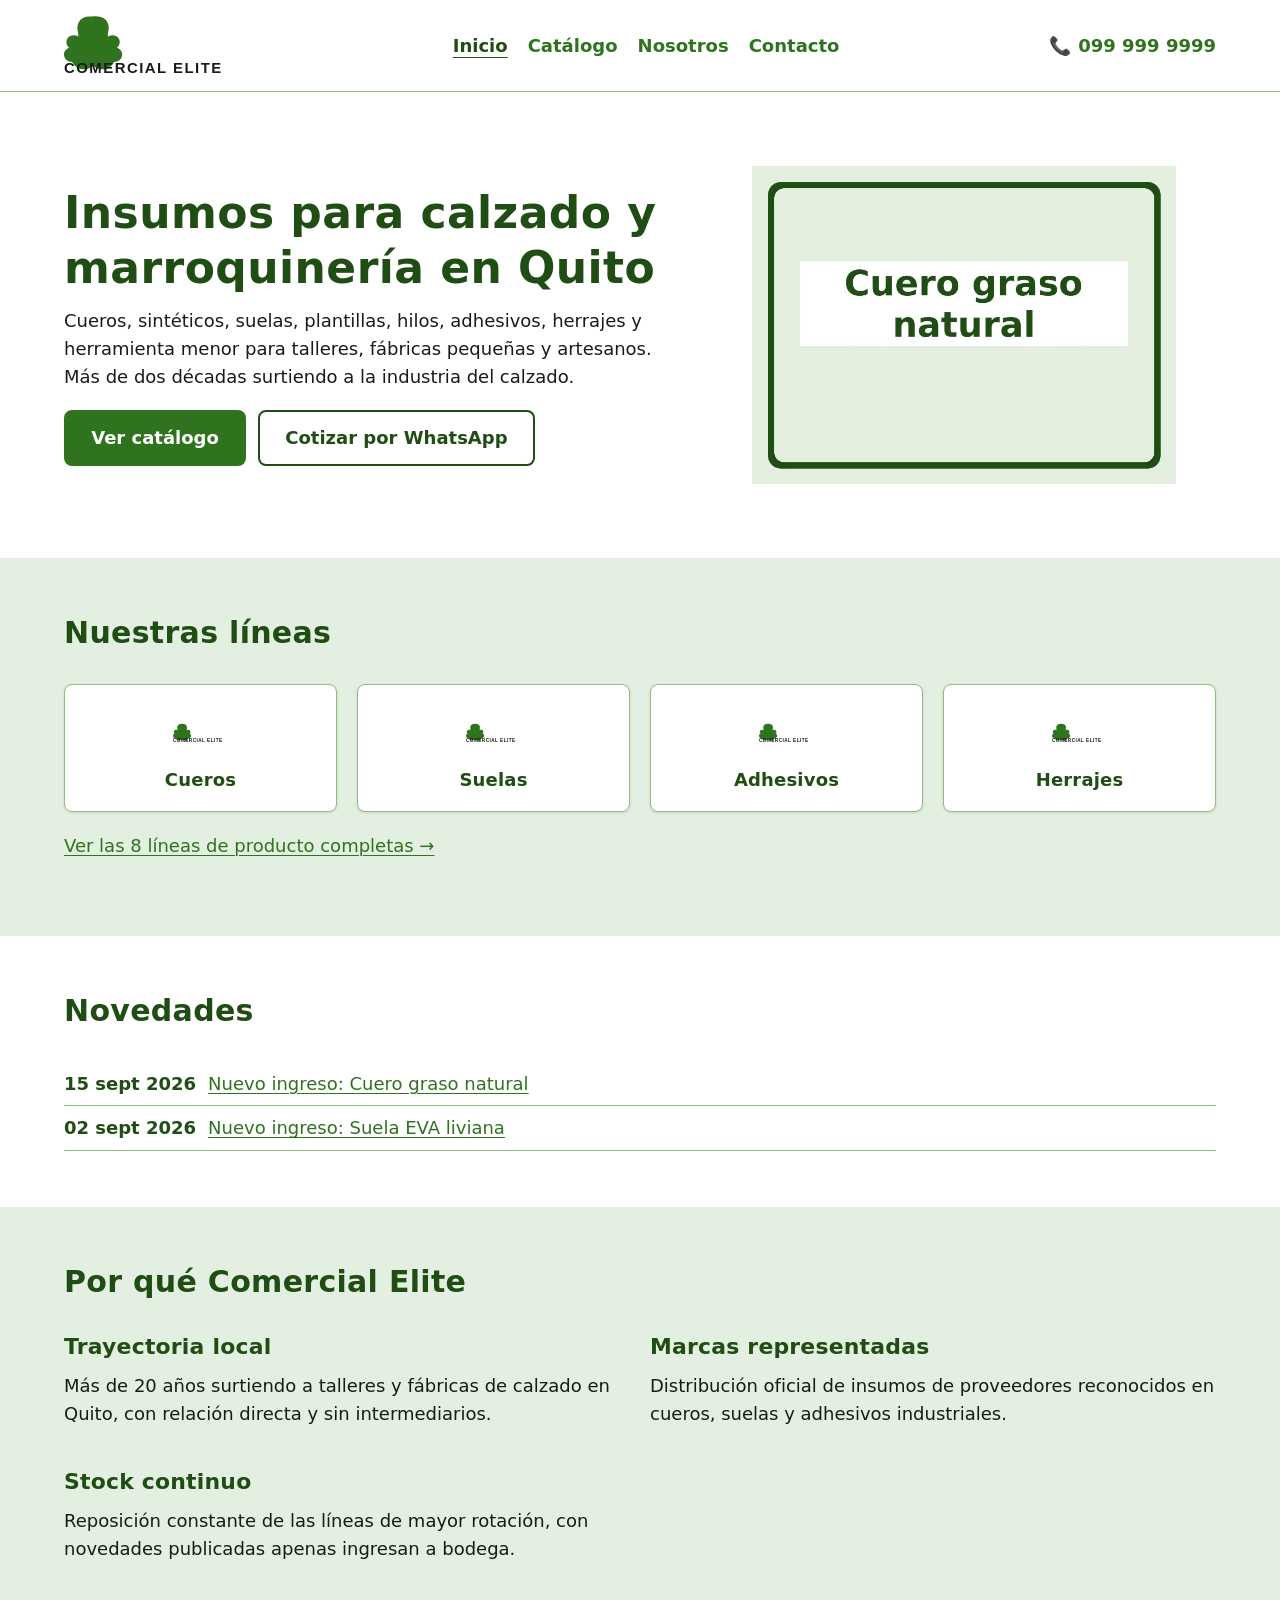
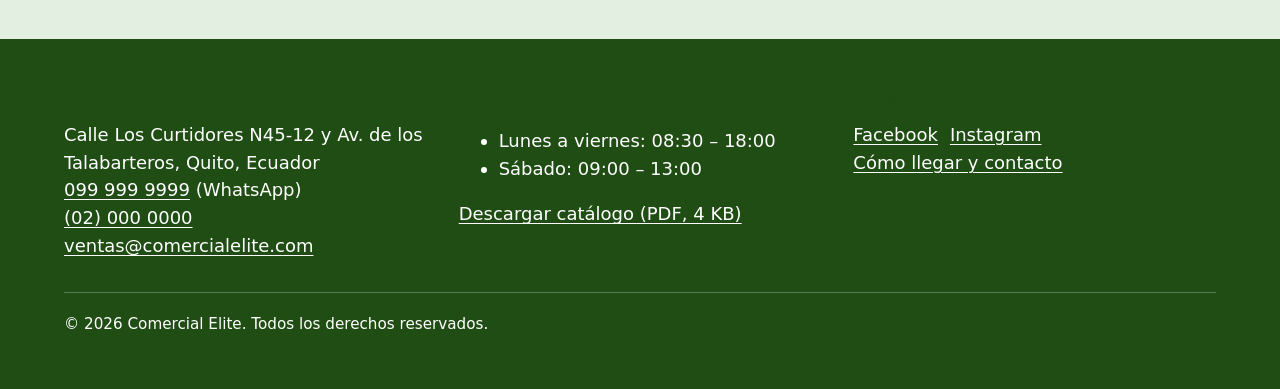
<file: negocio/comercial-elite/index.html>
<!DOCTYPE html>
<html lang="es">
<head>
  <meta charset="UTF-8">
  <meta name="viewport" content="width=device-width, initial-scale=1">
  <title>Comercial Elite — Insumos para calzado y marroquinería en Quito</title>
  <meta name="description" content="Comercial Elite distribuye cueros, sintéticos, suelas, adhesivos, herrajes y herramienta menor para talleres, fábricas y artesanos de calzado en Quito.">
  <link rel="canonical" href="https://www.comercialelite.com/index.html">
  <meta property="og:type" content="website">
  <meta property="og:title" content="Comercial Elite — Insumos para calzado y marroquinería">
  <meta property="og:description" content="Catálogo de cueros, sintéticos, suelas, adhesivos, herrajes y herramienta menor para talleres y artesanos en Quito.">
  <meta property="og:locale" content="es_EC">
  <link rel="icon" href="assets/img/logo.svg" type="image/svg+xml">
  <link rel="stylesheet" href="css/variables.css">
  <link rel="stylesheet" href="css/base.css">
  <link rel="stylesheet" href="css/layout.css">
  <link rel="stylesheet" href="css/componentes.css">
  <script type="application/ld+json">
  {
    "@context": "https://schema.org",
    "@type": "LocalBusiness",
    "name": "Comercial Elite",
    "image": "https://www.comercialelite.com/assets/img/logo.svg",
    "telephone": "+593999999999",
    "email": "ventas@comercialelite.com",
    "address": {
      "@type": "PostalAddress",
      "streetAddress": "Calle Los Curtidores N45-12 y Av. de los Talabarteros",
      "addressLocality": "Quito",
      "addressCountry": "EC"
    },
    "openingHoursSpecification": [
      { "@type": "OpeningHoursSpecification", "dayOfWeek": ["Monday","Tuesday","Wednesday","Thursday","Friday"], "opens": "08:30", "closes": "18:00" },
      { "@type": "OpeningHoursSpecification", "dayOfWeek": "Saturday", "opens": "09:00", "closes": "13:00" }
    ],
    "url": "https://www.comercialelite.com/index.html"
  }
  </script>
</head>
<body>
  <a class="saltar" href="#contenido">Saltar al contenido</a>

  <header class="sitio-header">
    <div class="envoltorio barra-header">
      <a class="logo-enlace" href="index.html">
        <img src="assets/img/logo.svg" alt="Comercial Elite" width="180" height="68">
      </a>
      <nav class="nav-principal" aria-label="Principal">
        <button type="button" class="boton-menu" id="botonMenu" aria-expanded="false" aria-controls="listaNav">
          <span aria-hidden="true">☰</span> Menú
        </button>
        <ul class="lista-nav" id="listaNav">
          <li><a href="index.html" aria-current="page">Inicio</a></li>
          <li><a href="catalogo.html">Catálogo</a></li>
          <li><a href="nosotros.html">Nosotros</a></li>
          <li><a href="contacto.html">Contacto</a></li>
        </ul>
      </nav>
      <a class="telefono-header" href="tel:+593999999999">
        <span aria-hidden="true">📞</span> 099&nbsp;999&nbsp;9999
      </a>
    </div>
  </header>

  <main id="contenido">
    <section class="seccion hero envoltorio">
      <div>
        <h1>Insumos para calzado y marroquinería en Quito</h1>
        <p>Cueros, sintéticos, suelas, plantillas, hilos, adhesivos, herrajes y herramienta menor para talleres, fábricas pequeñas y artesanos. Más de dos décadas surtiendo a la industria del calzado.</p>
        <div class="hero__acciones">
          <a class="boton boton--primario" href="catalogo.html">Ver catálogo</a>
          <a class="boton boton--secundario" href="https://wa.me/593999999999?text=Hola%2C%20quiero%20cotizar%20insumos%20de%20Comercial%20Elite" target="_blank" rel="noopener noreferrer">
            Cotizar por WhatsApp <span class="solo-lectores">(se abre en una pestaña nueva)</span>
          </a>
        </div>
      </div>
      <figure>
        <img src="assets/img/ce-1042-cuero-graso.webp" width="800" height="600" alt="Plancha de cuero graso natural, uno de los insumos que distribuye Comercial Elite">
      </figure>
    </section>

    <section class="seccion seccion--alterna" aria-labelledby="titulo-lineas">
      <div class="envoltorio">
        <header class="seccion-cabecera">
          <h2 id="titulo-lineas">Nuestras líneas</h2>
        </header>
        <ul class="rejilla rejilla--categorias">
          <li>
            <a class="tarjeta-categoria" href="catalogo.html?cat=cueros">
              <img class="tarjeta-categoria__icono" src="assets/img/logo.svg" alt="" width="56" height="56">
              <h3>Cueros</h3>
            </a>
          </li>
          <li>
            <a class="tarjeta-categoria" href="catalogo.html?cat=suelas">
              <img class="tarjeta-categoria__icono" src="assets/img/logo.svg" alt="" width="56" height="56">
              <h3>Suelas</h3>
            </a>
          </li>
          <li>
            <a class="tarjeta-categoria" href="catalogo.html?cat=adhesivos">
              <img class="tarjeta-categoria__icono" src="assets/img/logo.svg" alt="" width="56" height="56">
              <h3>Adhesivos</h3>
            </a>
          </li>
          <li>
            <a class="tarjeta-categoria" href="catalogo.html?cat=herrajes">
              <img class="tarjeta-categoria__icono" src="assets/img/logo.svg" alt="" width="56" height="56">
              <h3>Herrajes</h3>
            </a>
          </li>
        </ul>
        <p class="espacio-superior"><a href="catalogo.html">Ver las 8 líneas de producto completas →</a></p>
      </div>
    </section>

    <section class="seccion" aria-labelledby="titulo-novedades">
      <div class="envoltorio">
        <header class="seccion-cabecera">
          <h2 id="titulo-novedades">Novedades</h2>
        </header>
        <ul class="lista-novedades" id="listaNovedades">
          <li>
            <time datetime="2026-09-15">15 sep 2026</time>
            <a href="producto.html?id=CE-1042">Nuevo ingreso: Cuero graso natural</a>
          </li>
          <li>
            <time datetime="2026-09-02">02 sep 2026</time>
            <a href="producto.html?id=CE-3006">Nuevo ingreso: Suela EVA liviana</a>
          </li>
        </ul>
      </div>
    </section>

    <section class="seccion seccion--alterna" aria-labelledby="titulo-porque">
      <div class="envoltorio">
        <header class="seccion-cabecera">
          <h2 id="titulo-porque">Por qué Comercial Elite</h2>
        </header>
        <div class="rejilla">
          <article>
            <h3>Trayectoria local</h3>
            <p>Más de 20 años surtiendo a talleres y fábricas de calzado en Quito, con relación directa y sin intermediarios.</p>
          </article>
          <article>
            <h3>Marcas representadas</h3>
            <p>Distribución oficial de insumos de proveedores reconocidos en cueros, suelas y adhesivos industriales.</p>
          </article>
          <article>
            <h3>Stock continuo</h3>
            <p>Reposición constante de las líneas de mayor rotación, con novedades publicadas apenas ingresan a bodega.</p>
          </article>
        </div>
      </div>
    </section>
  </main>

  <footer class="sitio-footer">
    <div class="envoltorio footer-rejilla">
      <div>
        <h2>Comercial Elite</h2>
        <address>
          Calle Los Curtidores N45-12 y Av. de los Talabarteros, Quito, Ecuador<br>
          <a href="tel:+593999999999">099&nbsp;999&nbsp;9999</a> (WhatsApp)<br>
          <a href="tel:+59320000000">(02)&nbsp;000&nbsp;0000</a><br>
          <a href="mailto:ventas@comercialelite.com">ventas@comercialelite.com</a>
        </address>
      </div>
      <div>
        <h2>Horario</h2>
        <ul>
          <li>Lunes a viernes: 08:30 – 18:00</li>
          <li>Sábado: 09:00 – 13:00</li>
        </ul>
        <p><a href="assets/catalogo.pdf">Descargar catálogo (PDF, 4 KB)</a></p>
      </div>
      <div>
        <h2>Síguenos</h2>
        <ul class="lista-inline">
          <li><a href="https://www.facebook.com/comercialelite" target="_blank" rel="noopener noreferrer">Facebook <span class="solo-lectores">(se abre en una pestaña nueva)</span></a></li>
          <li><a href="https://www.instagram.com/comercialelite" target="_blank" rel="noopener noreferrer">Instagram <span class="solo-lectores">(se abre en una pestaña nueva)</span></a></li>
        </ul>
        <p><a href="contacto.html">Cómo llegar y contacto</a></p>
      </div>
    </div>
    <div class="footer-legal envoltorio">
      <p>© 2026 Comercial Elite. Todos los derechos reservados.</p>
    </div>
  </footer>

  <script src="js/menu.js"></script>
  <script src="js/inicio.js"></script>
</body>
</html>
</file>
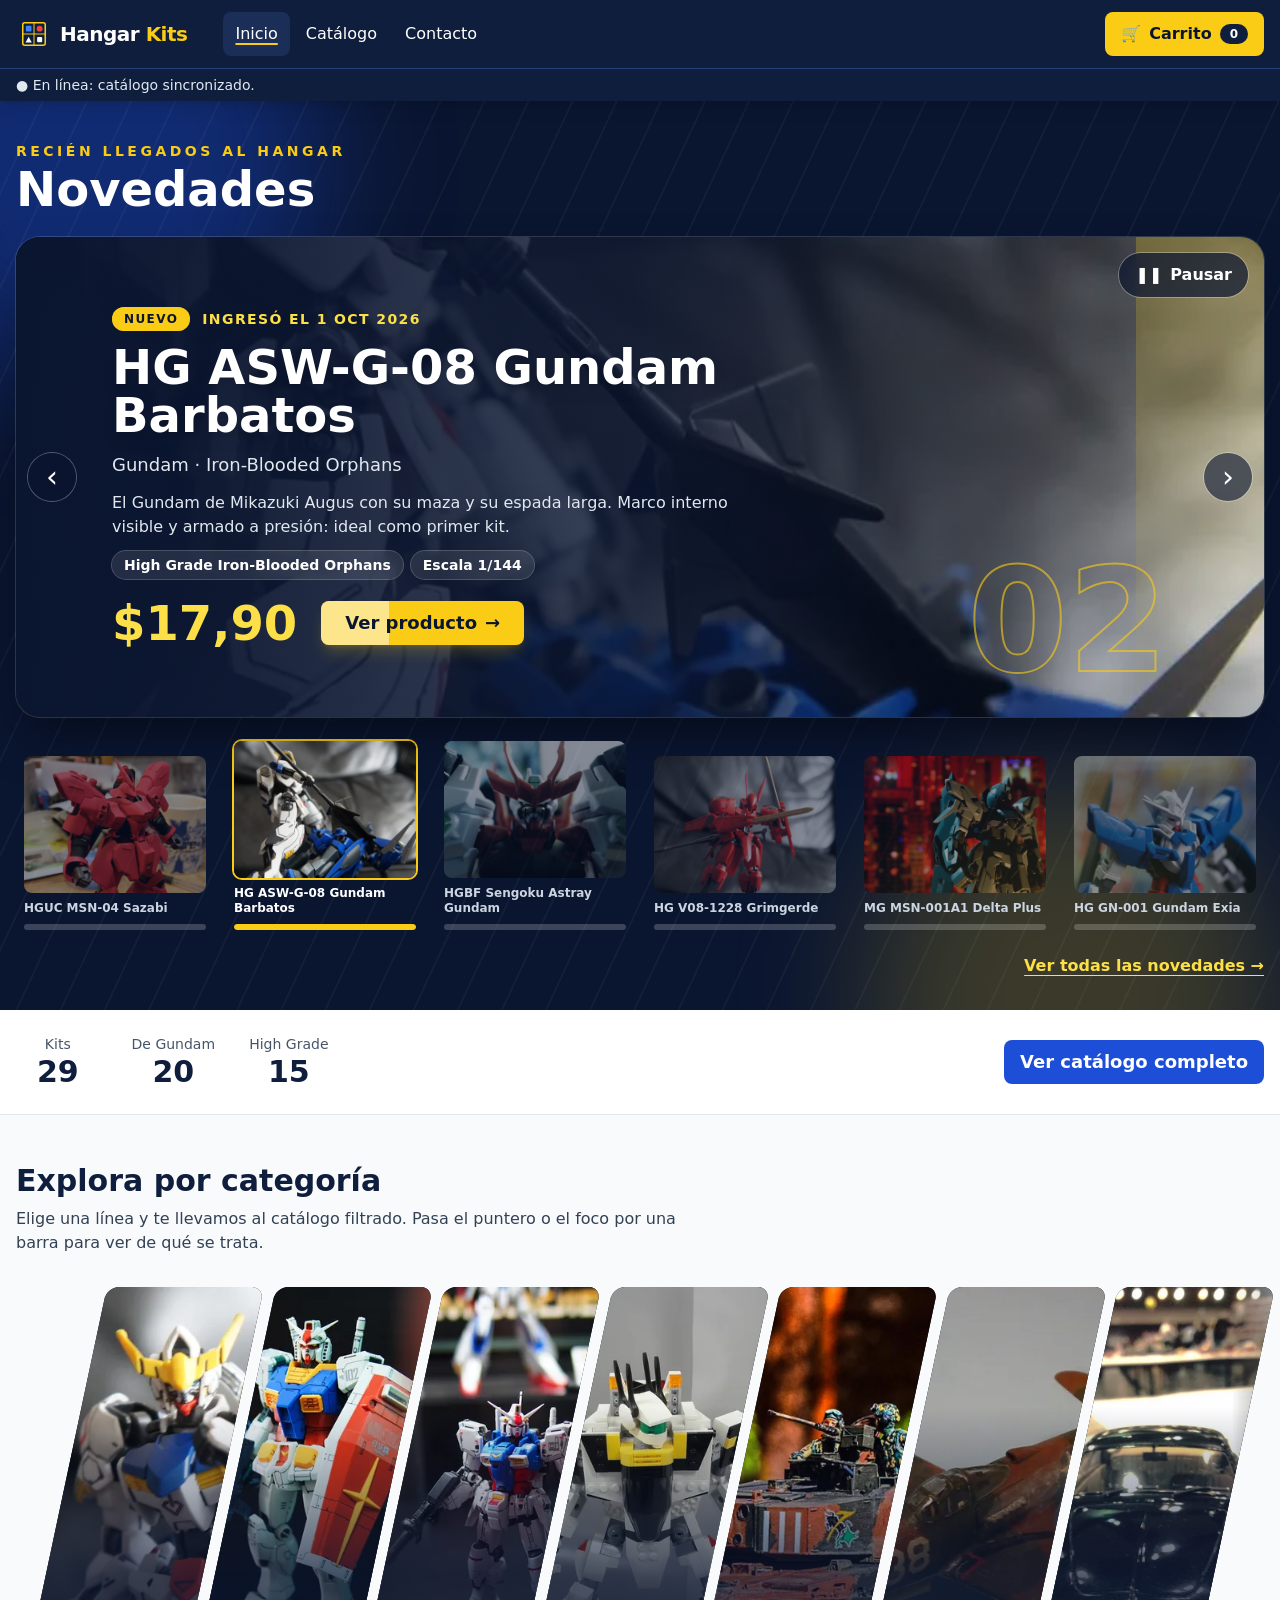
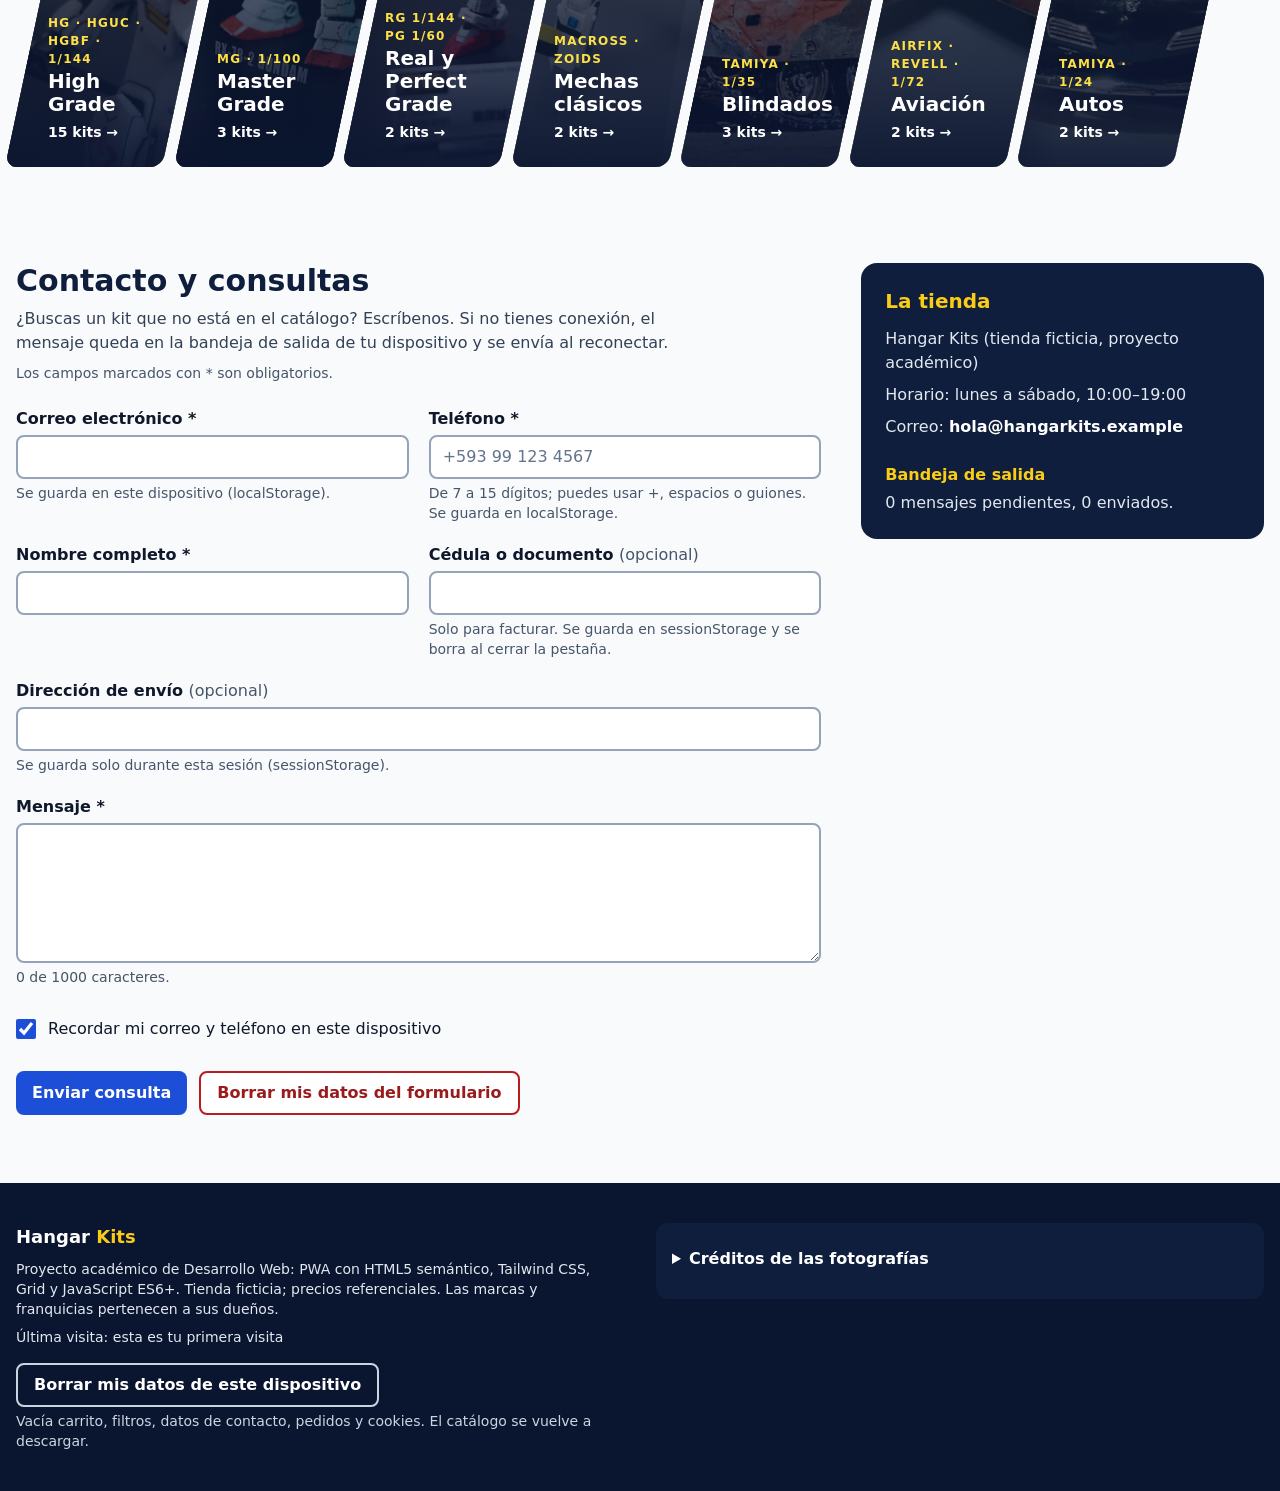
<file: pagina web progresiva/hangar-kits/index.html>
<!DOCTYPE html>
<html lang="es">
<head>
  <meta charset="UTF-8">
  <meta name="viewport" content="width=device-width, initial-scale=1">
  <title>Hangar Kits — Tienda de model kits (Gunpla, Tamiya, Zoids y más)</title>
  <meta name="description" content="Tienda progresiva de model kits: novedades de Gunpla High Grade, Master Grade, Tamiya y más. Funciona sin conexión. Proyecto académico.">
  <meta name="theme-color" content="#0F1E3D">
  <meta name="color-scheme" content="light">
  <link rel="manifest" href="manifest.webmanifest">
  <link rel="icon" href="assets/icons/icon.svg" type="image/svg+xml">
  <link rel="apple-touch-icon" href="assets/icons/apple-touch-icon.png">
  <link rel="stylesheet" href="assets/styles.css">
  <!-- type="module": ES6+ con import/export; se ejecuta diferido y en modo estricto. -->
  <script type="module" src="js/inicio.js"></script>
</head>
<body class="bg-slate-50 font-sans text-slate-900 antialiased">
  <!-- WCAG 2.4.1: saltar bloques repetidos -->
  <a href="#contenido" class="sr-only-focusable fixed left-4 top-4 z-50 rounded-lg bg-yellow-400 px-4 py-3 font-bold text-navy-950">Saltar al contenido principal</a>

  <header class="sticky top-0 z-40 bg-navy-900 text-white shadow-lg">
    <div class="mx-auto flex max-w-7xl flex-wrap items-center gap-2 px-4 py-2 sm:gap-3 sm:py-3">
      <a href="index.html" class="flex items-center gap-2 rounded-lg text-lg font-extrabold tracking-tight sm:text-xl">
        <img src="assets/icons/icon.svg" alt="" width="36" height="36" class="h-8 w-8 sm:h-9 sm:w-9">
        <span>Hangar <span class="text-yellow-400">Kits</span><span class="sr-only">, ir al inicio</span></span>
      </a>

      <!-- En celular el botón muestra solo ☰; "Menú" sigue siendo su nombre accesible (sr-only). -->
      <button type="button" id="boton-menu" class="btn order-3 min-w-tap border-2 border-white/70 px-3 text-white hover:bg-navy-800 md:hidden"
              aria-expanded="false" aria-controls="menu-principal">
        <span aria-hidden="true" class="text-xl leading-none">☰</span><span class="sr-only sm:not-sr-only">Menú</span>
      </button>

      <nav id="menu-principal" aria-label="Principal" class="order-last hidden w-full md:order-none md:ml-6 md:block md:w-auto">
        <ul class="flex flex-col gap-1 md:flex-row md:gap-1" role="list">
          <li><a href="index.html" aria-current="page" class="block min-h-tap rounded-lg px-3 py-2.5 font-medium hover:bg-navy-800 bg-navy-800 underline decoration-yellow-400 decoration-2 underline-offset-4">Inicio</a></li>
          <li><a href="catalogo.html" class="block min-h-tap rounded-lg px-3 py-2.5 font-medium hover:bg-navy-800">Catálogo</a></li>
          <li><a href="index.html#contacto" class="block min-h-tap rounded-lg px-3 py-2.5 font-medium hover:bg-navy-800">Contacto</a></li>
        </ul>
      </nav>

      <div class="order-2 ml-auto flex items-center gap-2 md:order-none">
        <button type="button" id="boton-instalar" class="btn border-2 border-yellow-400 px-3 text-yellow-300 hover:bg-navy-800" hidden>
          <span aria-hidden="true">⤓</span><span class="sr-only sm:not-sr-only">Instalar app</span>
        </button>
        <button type="button" id="boton-carrito" class="btn-acento px-3 sm:px-4" aria-haspopup="dialog" aria-controls="dialogo-carrito">
          <span aria-hidden="true">🛒</span>
          <span class="sr-only sm:not-sr-only">Carrito</span>
          <span id="contador-carrito" class="chip bg-navy-900 text-white">0</span>
          <span class="sr-only" id="contador-carrito-texto">, 0 unidades</span>
        </button>
      </div>
    </div>

    <!-- Estado de conexión: role="status" lo anuncia sin robar el foco (WCAG 4.1.3). -->
    <div id="estado-red" role="status" class="border-t border-navy-700">
      <p id="estado-red-texto" class="mx-auto max-w-7xl px-4 py-1 text-xs text-slate-200 sm:py-1.5 sm:text-sm">Comprobando conexión…</p>
    </div>
  </header>

  <div id="aviso-actualizacion" class="bg-blue-700 text-white" hidden>
    <div class="mx-auto flex max-w-7xl flex-wrap items-center gap-3 px-4 py-2">
      <p class="font-medium">Hay una versión nueva de la tienda lista para usar.</p>
      <button type="button" id="boton-actualizar" class="btn-acento">Actualizar ahora</button>
    </div>
  </div>

  <main id="contenido" tabindex="-1" class="focus:outline-none">
    <h1 class="sr-only">Hangar Kits, tienda de model kits</h1>

    <!-- ===================== NOVEDADES (carrusel) ===================== -->
    <!-- Patrón Carousel de las WAI-ARIA APG: región con nombre, diapositivas como
         grupos "1 de N", botón de pausa PRIMERO entre los controles y selector.
         "group/carrusel": las animaciones de dentro se pausan con
         group-[.pausado]/carrusel:[animation-play-state:paused] cuando carrusel.js
         pone la clase "pausado" en esta sección. -->
    <section id="novedades" aria-roledescription="carrusel" aria-labelledby="titulo-novedades"
             class="group/carrusel relative isolate overflow-hidden bg-navy-950 text-white">
      <!-- Fondo decorativo: dos resplandores difusos y franjas diagonales finas. -->
      <div aria-hidden="true" class="pointer-events-none absolute -left-32 -top-40 -z-10 h-[28rem] w-[28rem] rounded-full bg-blue-700/40 blur-3xl"></div>
      <div aria-hidden="true" class="pointer-events-none absolute -bottom-48 right-0 -z-10 h-[26rem] w-[26rem] rounded-full bg-yellow-400/20 blur-3xl"></div>
      <div aria-hidden="true" class="pointer-events-none absolute inset-0 -z-10 bg-[repeating-linear-gradient(115deg,transparent_0_38px,rgb(255_255_255_/_0.035)_38px_40px)]"></div>

      <div class="mx-auto max-w-7xl px-4 pb-8 pt-8 md:pt-10">
        <p class="text-sm font-bold uppercase tracking-[0.25em] text-yellow-400">Recién llegados al hangar</p>
        <h2 id="titulo-novedades" class="mt-1 text-4xl font-black md:text-5xl">Novedades</h2>

        <div class="relative mt-6 overflow-hidden rounded-3xl shadow-2xl shadow-black/50 ring-1 ring-white/15">
          <button type="button" data-pausa
                  class="absolute right-4 top-4 z-20 inline-flex min-h-tap items-center gap-2 rounded-full bg-navy-950/70 px-4 font-semibold text-white ring-1 ring-white/30 backdrop-blur transition hover:bg-yellow-400 hover:text-navy-950">
            <span data-icono aria-hidden="true">❚❚</span> <span data-texto>Pausar</span>
          </button>
          <div data-pista class="carrusel-pista" aria-live="off">
            <p class="p-10 text-slate-200">Cargando novedades…</p>
          </div>
          <button type="button" data-anterior aria-label="Novedad anterior"
                  class="absolute left-3 top-1/2 z-20 hidden h-12 w-12 -translate-y-1/2 items-center justify-center rounded-full bg-navy-950/60 text-3xl leading-none text-white ring-1 ring-white/30 backdrop-blur transition hover:scale-110 hover:bg-yellow-400 hover:text-navy-950 sm:inline-flex">‹</button>
          <button type="button" data-siguiente aria-label="Novedad siguiente"
                  class="absolute right-3 top-1/2 z-20 hidden h-12 w-12 -translate-y-1/2 items-center justify-center rounded-full bg-navy-950/60 text-3xl leading-none text-white ring-1 ring-white/30 backdrop-blur transition hover:scale-110 hover:bg-yellow-400 hover:text-navy-950 sm:inline-flex">›</button>
        </div>

        <!-- Selector: en escritorio, miniatura + nombre + barra de progreso; en móvil,
             solo las barras (como "historias"). carrusel.js define las columnas. -->
        <div data-puntos role="group" aria-label="Elegir novedad" class="mt-4 grid gap-2 md:gap-3"></div>

        <p class="mt-4 text-right">
          <a href="catalogo.html?orden=recientes" class="font-semibold text-yellow-300 underline underline-offset-4 hover:text-yellow-200">Ver todas las novedades →</a>
        </p>
      </div>
    </section>

    <div id="error-catalogo" role="alert" class="mx-auto mt-8 max-w-7xl rounded-2xl border-2 border-red-700 bg-red-50 p-6 text-red-900" hidden></div>

    <!-- Resumen rápido de la tienda -->
    <section aria-label="La tienda en números" class="border-b border-slate-200 bg-white">
      <div class="mx-auto flex max-w-7xl flex-wrap items-center justify-between gap-6 px-4 py-6">
        <dl class="grid grid-cols-3 gap-4 text-center sm:gap-8">
          <div><dt class="text-sm text-slate-600">Kits</dt><dd id="dato-kits" class="text-3xl font-extrabold text-navy-900">—</dd></div>
          <div><dt class="text-sm text-slate-600">De Gundam</dt><dd id="dato-gundam" class="text-3xl font-extrabold text-navy-900">—</dd></div>
          <div><dt class="text-sm text-slate-600">High Grade</dt><dd id="dato-hg" class="text-3xl font-extrabold text-navy-900">—</dd></div>
        </dl>
        <a href="catalogo.html" class="btn-primario text-lg">Ver catálogo completo</a>
      </div>
    </section>

    <!-- ===================== CATEGORÍAS (barras diagonales) ===================== -->
    <section id="categorias" aria-labelledby="titulo-categorias" class="py-12">
      <div class="mx-auto max-w-7xl px-4">
        <h2 id="titulo-categorias" class="text-3xl font-extrabold text-navy-900">Explora por categoría</h2>
        <p class="mt-2 max-w-prose text-slate-700">Elige una línea y te llevamos al catálogo filtrado. Pasa el puntero o el foco por una barra para ver de qué se trata.</p>
      </div>
      <!-- Cada barra es un enlace a catalogo.html?categoria=… (ver view.js). -->
      <ul id="barras-categorias" class="barras mx-auto mt-8 max-w-7xl" role="list"></ul>
    </section>

    <!-- ===================== CONTACTO ===================== -->
    <section id="contacto" aria-labelledby="titulo-contacto" class="mx-auto max-w-7xl px-4 py-12">
      <div class="grid gap-10 lg:grid-cols-[minmax(0,2fr)_minmax(0,1fr)]">
        <div>
          <h2 id="titulo-contacto" class="text-3xl font-extrabold text-navy-900">Contacto y consultas</h2>
          <p class="mt-2 max-w-prose text-slate-700">
            ¿Buscas un kit que no está en el catálogo? Escríbenos. Si no tienes conexión, el mensaje queda
            en la bandeja de salida de tu dispositivo y se envía al reconectar.
          </p>
          <p class="mt-2 text-sm text-slate-600">Los campos marcados con <span aria-hidden="true">*</span><span class="sr-only">asterisco</span> son obligatorios.</p>

          <div id="resumen-errores" class="mt-4 rounded-xl border-2 border-red-700 bg-red-50 p-4 text-red-900" tabindex="-1" hidden>
            <h3 class="font-bold">Revisa estos campos:</h3>
            <ul id="lista-errores" class="mt-2 list-disc pl-5"></ul>
          </div>

          <form id="form-contacto" class="mt-6 grid gap-5 sm:grid-cols-2" novalidate>
            <fieldset class="contents">
              <legend class="sr-only">Datos para responderte</legend>
              <div>
                <label for="c-email" class="etiqueta">Correo electrónico <span aria-hidden="true">*</span></label>
                <input id="c-email" name="email" type="email" class="campo" autocomplete="email" required
                       aria-describedby="c-email-ayuda c-email-error" inputmode="email" spellcheck="false">
                <p id="c-email-ayuda" class="ayuda">Se guarda en este dispositivo (localStorage).</p>
                <p id="c-email-error" class="error-campo" hidden></p>
              </div>
              <div>
                <label for="c-telefono" class="etiqueta">Teléfono <span aria-hidden="true">*</span></label>
                <input id="c-telefono" name="telefono" type="tel" class="campo" autocomplete="tel" required
                       aria-describedby="c-telefono-ayuda c-telefono-error" inputmode="tel" placeholder="+593 99 123 4567">
                <p id="c-telefono-ayuda" class="ayuda">De 7 a 15 dígitos; puedes usar +, espacios o guiones. Se guarda en localStorage.</p>
                <p id="c-telefono-error" class="error-campo" hidden></p>
              </div>
            </fieldset>

            <fieldset class="contents">
              <legend class="sr-only">Datos personales (solo durante esta sesión)</legend>
              <div>
                <label for="c-nombre" class="etiqueta">Nombre completo <span aria-hidden="true">*</span></label>
                <input id="c-nombre" name="nombre" type="text" class="campo" autocomplete="name" required
                       aria-describedby="c-nombre-error" maxlength="80">
                <p id="c-nombre-error" class="error-campo" hidden></p>
              </div>
              <div>
                <label for="c-documento" class="etiqueta">Cédula o documento <span class="font-normal text-slate-600">(opcional)</span></label>
                <input id="c-documento" name="documento" type="text" class="campo" autocomplete="off" inputmode="numeric"
                       aria-describedby="c-documento-ayuda c-documento-error" maxlength="20">
                <p id="c-documento-ayuda" class="ayuda">Solo para facturar. Se guarda en sessionStorage y se borra al cerrar la pestaña.</p>
                <p id="c-documento-error" class="error-campo" hidden></p>
              </div>
              <div class="sm:col-span-2">
                <label for="c-direccion" class="etiqueta">Dirección de envío <span class="font-normal text-slate-600">(opcional)</span></label>
                <input id="c-direccion" name="direccion" type="text" class="campo" autocomplete="address-line1" maxlength="160"
                       aria-describedby="c-direccion-ayuda">
                <p id="c-direccion-ayuda" class="ayuda">Se guarda solo durante esta sesión (sessionStorage).</p>
              </div>
              <div class="sm:col-span-2">
                <label for="c-mensaje" class="etiqueta">Mensaje <span aria-hidden="true">*</span></label>
                <textarea id="c-mensaje" name="mensaje" rows="5" class="campo" required maxlength="1000"
                          aria-describedby="c-mensaje-ayuda c-mensaje-error"></textarea>
                <p id="c-mensaje-ayuda" class="ayuda"><span id="c-mensaje-contador">0</span> de 1000 caracteres.</p>
                <p id="c-mensaje-error" class="error-campo" hidden></p>
              </div>
            </fieldset>

            <div class="sm:col-span-2">
              <label class="inline-flex min-h-tap cursor-pointer items-center gap-3">
                <input type="checkbox" id="c-recordar" name="recordar" class="h-5 w-5 accent-blue-700" checked>
                <span>Recordar mi correo y teléfono en este dispositivo</span>
              </label>
            </div>

            <div class="flex flex-wrap gap-3 sm:col-span-2">
              <button type="submit" class="btn-primario">Enviar consulta</button>
              <button type="button" id="boton-borrar-contacto" class="btn-peligro">Borrar mis datos del formulario</button>
            </div>
            <p id="estado-contacto" role="status" class="sm:col-span-2 font-semibold text-green-800"></p>
          </form>
        </div>

        <aside aria-labelledby="titulo-tienda" class="h-fit rounded-2xl bg-navy-900 p-6 text-white">
          <h3 id="titulo-tienda" class="text-xl font-bold text-yellow-400">La tienda</h3>
          <address class="mt-3 space-y-2 not-italic text-slate-200">
            <p>Hangar Kits (tienda ficticia, proyecto académico)</p>
            <p>Horario: lunes a sábado, 10:00–19:00</p>
            <p>Correo: <span class="font-semibold text-white">hola@hangarkits.example</span></p>
          </address>
          <h4 class="mt-6 font-bold text-yellow-400">Bandeja de salida</h4>
          <p id="bandeja-resumen" class="mt-1 text-slate-200" aria-live="polite">Sin mensajes pendientes.</p>
        </aside>
      </div>
    </section>


  </main>

  <footer class="bg-navy-950 text-slate-200">
    <div class="mx-auto grid max-w-7xl gap-8 px-4 py-10 md:grid-cols-2">
      <div>
        <p class="text-lg font-bold text-white">Hangar <span class="text-yellow-400">Kits</span></p>
        <p class="mt-2 max-w-prose text-sm">
          Proyecto académico de Desarrollo Web: PWA con HTML5 semántico, Tailwind CSS, Grid y JavaScript ES6+.
          Tienda ficticia; precios referenciales. Las marcas y franquicias pertenecen a sus dueños.
        </p>
        <p class="mt-2 text-sm">Última visita: <span id="ultima-visita">primera visita</span></p>
        <!-- Control de privacidad: el usuario puede borrar todo lo que la tienda guardó
             en su navegador (carrito, filtros, contacto, pedidos, cookies). -->
        <div class="mt-4">
          <button type="button" id="boton-borrar-todo" class="btn border-2 border-slate-300 text-white hover:bg-navy-800" aria-describedby="ayuda-borrar-todo">
            Borrar mis datos de este dispositivo
          </button>
          <p id="ayuda-borrar-todo" class="mt-1 text-sm text-slate-300">Vacía carrito, filtros, datos de contacto, pedidos y cookies. El catálogo se vuelve a descargar.</p>
          <p id="confirmar-borrado" class="mt-3 rounded-lg border-2 border-red-300 bg-red-50 p-3 text-red-900" hidden>
            ¿Seguro? Esta acción no se puede deshacer.
            <button type="button" id="boton-confirmar-borrado" class="btn ml-2 bg-red-700 text-white hover:bg-red-800">Sí, borrar todo</button>
            <button type="button" id="boton-cancelar-borrado" class="btn-secundario ml-2">Cancelar</button>
          </p>
        </div>
      </div>
      <details class="h-fit rounded-xl bg-navy-900 p-4">
        <summary class="min-h-tap cursor-pointer py-2 font-semibold text-white">Créditos de las fotografías</summary>
        <p class="mt-2 text-sm">Fotos de kits reales armados por sus autores, publicadas con licencias Creative Commons.</p>
        <ul id="lista-creditos" class="mt-3 space-y-2 text-sm" role="list"></ul>
      </details>
    </div>
  </footer>

  <!-- ===================== CARRITO (diálogo modal) ===================== -->
  <!-- <dialog> con showModal(): el navegador confina el foco, Esc cierra y el resto
       de la página queda inerte. Es la opción del estándar frente a un modal hecho a mano. -->
  <dialog id="dialogo-carrito" aria-labelledby="titulo-carrito"
          class="m-0 ml-auto h-full max-h-full w-full max-w-md bg-white p-0 text-slate-900 shadow-2xl">
    <div class="flex h-full flex-col">
      <div class="flex items-center justify-between bg-navy-900 px-5 py-4 text-white">
        <h2 id="titulo-carrito" class="text-xl font-bold">Tu carrito</h2>
        <button type="button" id="boton-cerrar-carrito" class="btn-icono border-white/60 bg-transparent text-white hover:bg-navy-800" aria-label="Cerrar carrito">✕</button>
      </div>
      <div class="flex-1 overflow-y-auto px-5 py-4">
        <p id="carrito-vacio" class="text-slate-700">Tu carrito está vacío.</p>
        <ul id="lista-carrito" class="divide-y divide-slate-200" role="list"></ul>
        <div id="pedido-confirmado" role="status" class="mt-4 rounded-xl border-2 border-green-700 bg-green-50 p-4 text-green-900" hidden></div>
      </div>
      <div class="border-t border-slate-200 px-5 py-4">
        <p class="flex justify-between text-lg font-bold"><span>Total</span><span id="carrito-total">$0.00</span></p>
        <p class="ayuda">El carrito se guarda en tu dispositivo; los pedidos también, aunque no tengas conexión.</p>
        <div class="mt-3 grid grid-cols-2 gap-3">
          <button type="button" id="boton-vaciar-carrito" class="btn-peligro">Vaciar</button>
          <button type="button" id="boton-confirmar-pedido" class="btn-primario">Confirmar pedido</button>
        </div>
      </div>
    </div>
  </dialog>

  <!-- Región de anuncios para lectores de pantalla (acciones como "agregado al carrito"). -->
  <div id="anuncios" class="sr-only" aria-live="polite" aria-atomic="true"></div>

  <noscript>
    <p class="bg-yellow-300 p-4 text-center font-semibold text-navy-950">
      Esta tienda necesita JavaScript para mostrar el catálogo y funcionar sin conexión.
    </p>
  </noscript>
</body>
</html>
</file>
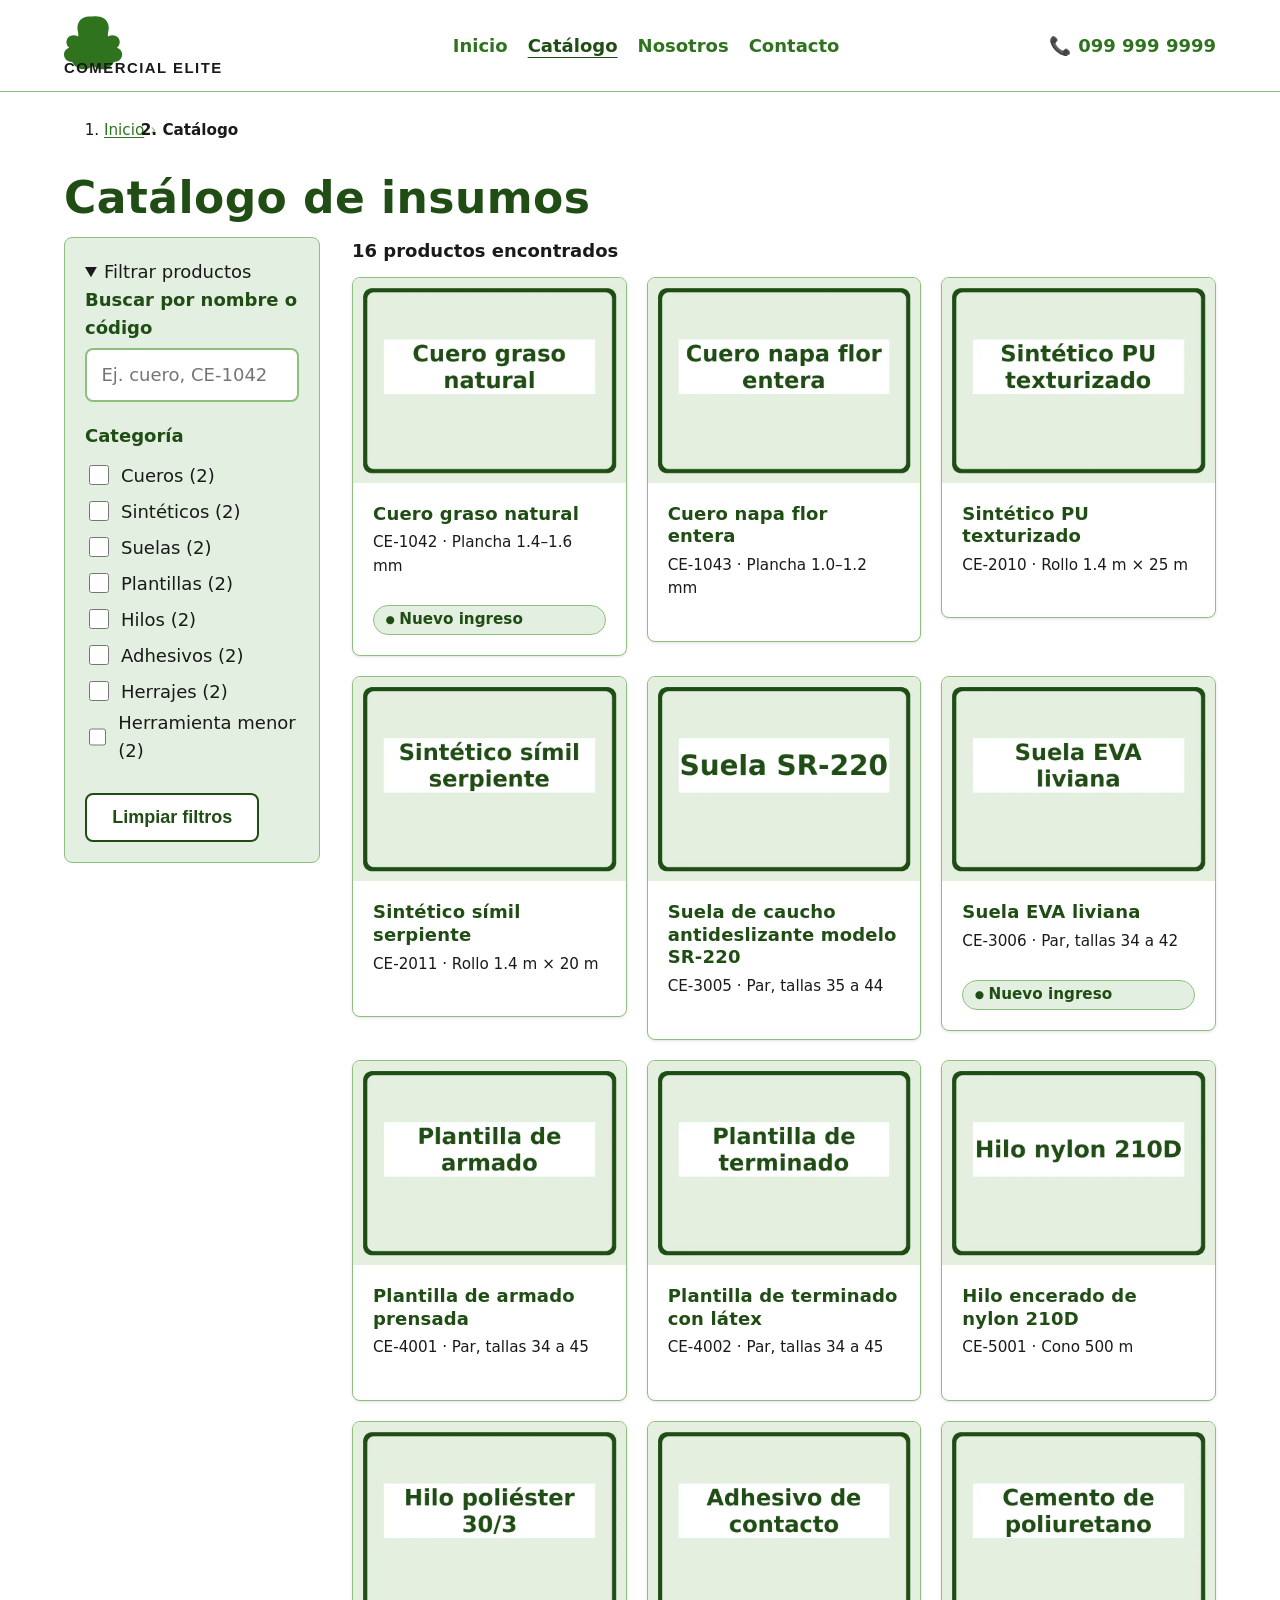
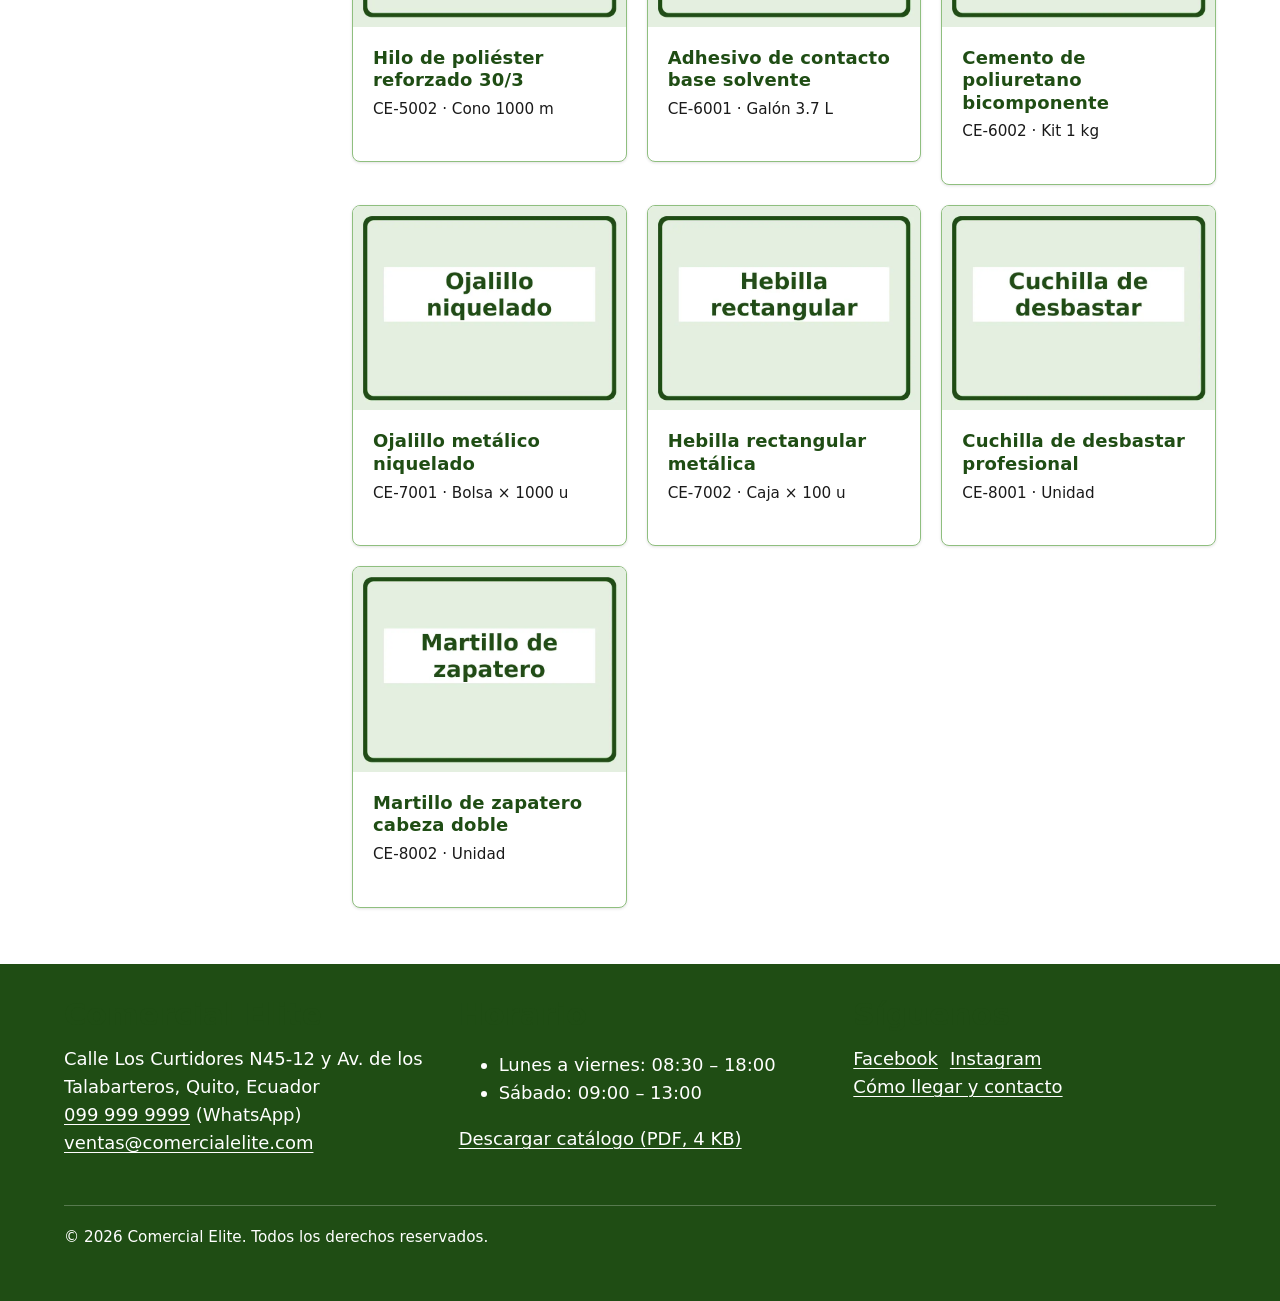
<file: negocio/comercial-elite/catalogo.html>
<!DOCTYPE html>
<html lang="es">
<head>
  <meta charset="UTF-8">
  <meta name="viewport" content="width=device-width, initial-scale=1">
  <title>Catálogo de insumos — Comercial Elite</title>
  <meta name="description" content="Catálogo filtrable de cueros, sintéticos, suelas, plantillas, hilos, adhesivos, herrajes y herramienta menor de Comercial Elite.">
  <link rel="canonical" href="https://www.comercialelite.com/catalogo.html">
  <link rel="icon" href="assets/img/logo.svg" type="image/svg+xml">
  <link rel="stylesheet" href="css/variables.css">
  <link rel="stylesheet" href="css/base.css">
  <link rel="stylesheet" href="css/layout.css">
  <link rel="stylesheet" href="css/componentes.css">
</head>
<body>
  <a class="saltar" href="#contenido">Saltar al contenido</a>

  <header class="sitio-header">
    <div class="envoltorio barra-header">
      <a class="logo-enlace" href="index.html">
        <img src="assets/img/logo.svg" alt="Comercial Elite" width="180" height="68">
      </a>
      <nav class="nav-principal" aria-label="Principal">
        <button type="button" class="boton-menu" id="botonMenu" aria-expanded="false" aria-controls="listaNav">
          <span aria-hidden="true">☰</span> Menú
        </button>
        <ul class="lista-nav" id="listaNav">
          <li><a href="index.html">Inicio</a></li>
          <li><a href="catalogo.html" aria-current="page">Catálogo</a></li>
          <li><a href="nosotros.html">Nosotros</a></li>
          <li><a href="contacto.html">Contacto</a></li>
        </ul>
      </nav>
      <a class="telefono-header" href="tel:+593999999999">
        <span aria-hidden="true">📞</span> 099&nbsp;999&nbsp;9999
      </a>
    </div>
  </header>

  <main id="contenido">
    <nav class="migas envoltorio" aria-label="Miga de pan">
      <ol>
        <li><a href="index.html">Inicio</a></li>
        <li aria-current="page">Catálogo</li>
      </ol>
    </nav>

    <div class="envoltorio seccion seccion--sin-relleno-superior">
      <h1>Catálogo de insumos</h1>

      <div class="catalogo-layout">
        <details class="aside-filtros" data-plegable open>
          <summary>Filtrar productos</summary>
          <div class="filtros-contenido">
            <div class="campo-buscar">
              <label for="buscador">Buscar por nombre o código</label>
              <input type="search" id="buscador" name="buscador" placeholder="Ej. cuero, CE-1042…" autocomplete="off">
            </div>
            <fieldset id="filtroCategoria">
              <legend>Categoría</legend>
              <!-- Las opciones se generan desde data/catalogo.json (menu.js las deja listas, catalogo.js las puebla) -->
            </fieldset>
            <button type="button" class="boton boton--secundario boton-limpiar" id="botonLimpiar">Limpiar filtros</button>
          </div>
        </details>

        <div>
          <p class="texto-contador" id="contadorResultados" role="status" aria-live="polite">Cargando catálogo…</p>
          <ul class="rejilla rejilla--productos" id="rejillaProductos" aria-busy="true">
          </ul>
          <p id="sinResultados" hidden>No encontramos productos con ese filtro. <button type="button" class="boton boton--secundario" id="botonLimpiarAlterno">Limpiar filtros</button></p>
          <p id="errorCarga" role="alert" hidden>
            No pudimos cargar el catálogo en este momento. Puedes
            <a href="assets/catalogo.pdf">descargar el catálogo en PDF</a>
            o <a href="https://wa.me/593999999999?text=Hola%2C%20quiero%20el%20catálogo%20de%20Comercial%20Elite">pedirlo por WhatsApp</a>.
          </p>
        </div>
      </div>
    </div>
  </main>

  <footer class="sitio-footer">
    <div class="envoltorio footer-rejilla">
      <div>
        <h2>Comercial Elite</h2>
        <address>
          Calle Los Curtidores N45-12 y Av. de los Talabarteros, Quito, Ecuador<br>
          <a href="tel:+593999999999">099&nbsp;999&nbsp;9999</a> (WhatsApp)<br>
          <a href="mailto:ventas@comercialelite.com">ventas@comercialelite.com</a>
        </address>
      </div>
      <div>
        <h2>Horario</h2>
        <ul>
          <li>Lunes a viernes: 08:30 – 18:00</li>
          <li>Sábado: 09:00 – 13:00</li>
        </ul>
        <p><a href="assets/catalogo.pdf">Descargar catálogo (PDF, 4 KB)</a></p>
      </div>
      <div>
        <h2>Síguenos</h2>
        <ul class="lista-inline">
          <li><a href="https://www.facebook.com/comercialelite" target="_blank" rel="noopener noreferrer">Facebook <span class="solo-lectores">(se abre en una pestaña nueva)</span></a></li>
          <li><a href="https://www.instagram.com/comercialelite" target="_blank" rel="noopener noreferrer">Instagram <span class="solo-lectores">(se abre en una pestaña nueva)</span></a></li>
        </ul>
        <p><a href="contacto.html">Cómo llegar y contacto</a></p>
      </div>
    </div>
    <div class="footer-legal envoltorio">
      <p>© 2026 Comercial Elite. Todos los derechos reservados.</p>
    </div>
  </footer>

  <script src="js/menu.js"></script>
  <script src="js/catalogo.js"></script>
</body>
</html>
</file>
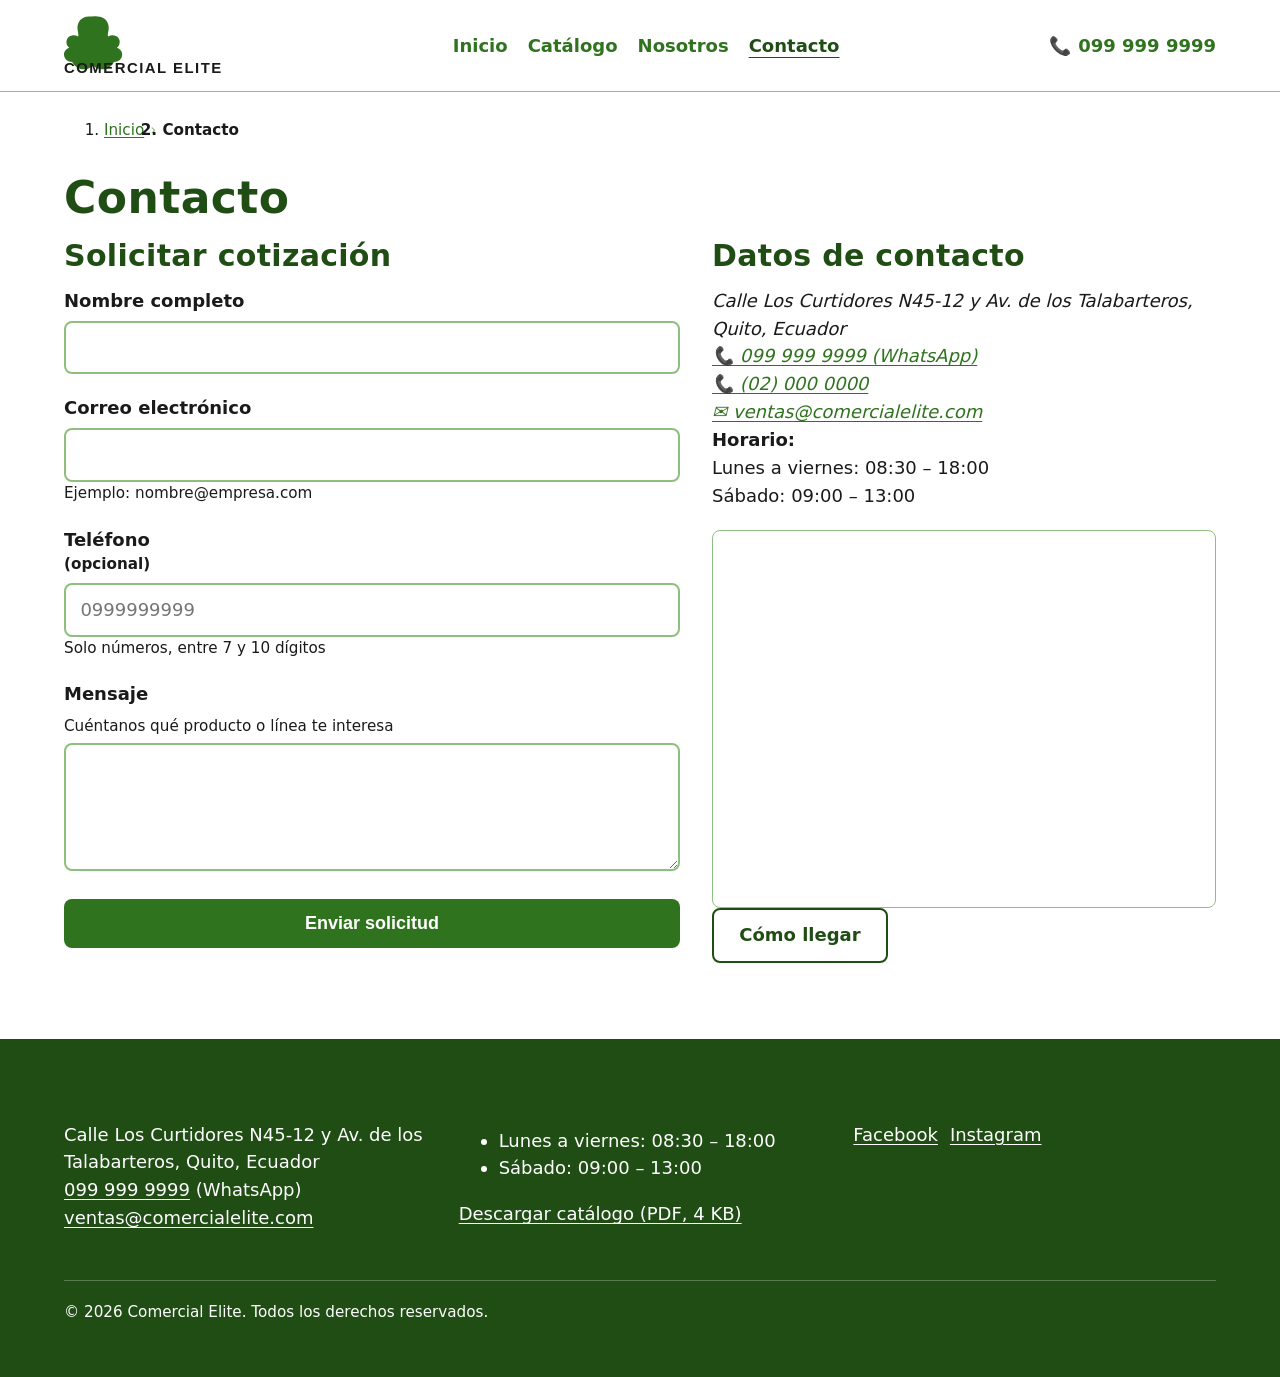
<file: negocio/comercial-elite/contacto.html>
<!DOCTYPE html>
<html lang="es">
<head>
  <meta charset="UTF-8">
  <meta name="viewport" content="width=device-width, initial-scale=1">
  <title>Contacto — Comercial Elite</title>
  <meta name="description" content="Teléfono, WhatsApp, correo, dirección, horario y formulario de cotización de Comercial Elite en Quito.">
  <link rel="canonical" href="https://www.comercialelite.com/contacto.html">
  <link rel="icon" href="assets/img/logo.svg" type="image/svg+xml">
  <link rel="stylesheet" href="css/variables.css">
  <link rel="stylesheet" href="css/base.css">
  <link rel="stylesheet" href="css/layout.css">
  <link rel="stylesheet" href="css/componentes.css">
  <script type="application/ld+json">
  {
    "@context": "https://schema.org",
    "@type": "LocalBusiness",
    "name": "Comercial Elite",
    "telephone": "+593999999999",
    "email": "ventas@comercialelite.com",
    "address": {
      "@type": "PostalAddress",
      "streetAddress": "Calle Los Curtidores N45-12 y Av. de los Talabarteros",
      "addressLocality": "Quito",
      "addressCountry": "EC"
    },
    "url": "https://www.comercialelite.com/contacto.html"
  }
  </script>
</head>
<body>
  <a class="saltar" href="#contenido">Saltar al contenido</a>

  <header class="sitio-header">
    <div class="envoltorio barra-header">
      <a class="logo-enlace" href="index.html">
        <img src="assets/img/logo.svg" alt="Comercial Elite" width="180" height="68">
      </a>
      <nav class="nav-principal" aria-label="Principal">
        <button type="button" class="boton-menu" id="botonMenu" aria-expanded="false" aria-controls="listaNav">
          <span aria-hidden="true">☰</span> Menú
        </button>
        <ul class="lista-nav" id="listaNav">
          <li><a href="index.html">Inicio</a></li>
          <li><a href="catalogo.html">Catálogo</a></li>
          <li><a href="nosotros.html">Nosotros</a></li>
          <li><a href="contacto.html" aria-current="page">Contacto</a></li>
        </ul>
      </nav>
      <a class="telefono-header" href="tel:+593999999999">
        <span aria-hidden="true">📞</span> 099&nbsp;999&nbsp;9999
      </a>
    </div>
  </header>

  <main id="contenido">
    <nav class="migas envoltorio" aria-label="Miga de pan">
      <ol>
        <li><a href="index.html">Inicio</a></li>
        <li aria-current="page">Contacto</li>
      </ol>
    </nav>

    <div class="envoltorio seccion seccion--sin-relleno-superior">
      <h1>Contacto</h1>

      <div class="contacto-layout">
        <section aria-labelledby="titulo-formulario">
          <h2 id="titulo-formulario">Solicitar cotización</h2>
          <p id="estadoFormulario" class="mensaje-estado" role="alert" hidden></p>
          <form id="formularioContacto" novalidate>
            <div class="campo">
              <label for="nombre">Nombre completo</label>
              <input type="text" id="nombre" name="nombre" autocomplete="name" required aria-describedby="errorNombre">
              <span class="campo__error" id="errorNombre"></span>
            </div>

            <div class="campo">
              <label for="correo">Correo electrónico</label>
              <input type="email" id="correo" name="correo" autocomplete="email" required aria-describedby="indicacionCorreo errorCorreo">
              <span class="indicacion" id="indicacionCorreo">Ejemplo: nombre@empresa.com</span>
              <span class="campo__error" id="errorCorreo"></span>
            </div>

            <div class="campo">
              <label for="telefono">Teléfono <span class="indicacion indicacion--en-linea">(opcional)</span></label>
              <input type="tel" id="telefono" name="telefono" autocomplete="tel" aria-describedby="indicacionTelefono errorTelefono" placeholder="0999999999">
              <span class="indicacion" id="indicacionTelefono">Solo números, entre 7 y 10 dígitos</span>
              <span class="campo__error" id="errorTelefono"></span>
            </div>

            <div class="campo">
              <label for="mensaje">Mensaje</label>
              <span class="indicacion" id="indicacionMensaje">Cuéntanos qué producto o línea te interesa</span>
              <textarea id="mensaje" name="mensaje" required aria-describedby="indicacionMensaje errorMensaje"></textarea>
              <span class="campo__error" id="errorMensaje"></span>
            </div>

            <button type="submit" class="boton boton--primario boton--bloque">Enviar solicitud</button>
          </form>
        </section>

        <section aria-labelledby="titulo-datos">
          <h2 id="titulo-datos">Datos de contacto</h2>
          <address>
            Calle Los Curtidores N45-12 y Av. de los Talabarteros, Quito, Ecuador<br>
            <a href="tel:+593999999999">📞&nbsp;099&nbsp;999&nbsp;9999&nbsp;(WhatsApp)</a><br>
            <a href="tel:+59320000000">📞&nbsp;(02)&nbsp;000&nbsp;0000</a><br>
            <a href="mailto:ventas@comercialelite.com">✉ ventas@comercialelite.com</a>
          </address>
          <p>
            <strong>Horario:</strong><br>
            Lunes a viernes: 08:30 – 18:00<br>
            Sábado: 09:00 – 13:00
          </p>

          <div class="mapa-envoltorio">
            <iframe
              src="https://www.google.com/maps?q=Calle%20Los%20Curtidores%20N45-12%2C%20Quito%2C%20Ecuador&output=embed"
              title="Mapa de ubicación de Comercial Elite en Quito"
              loading="lazy"
              referrerpolicy="no-referrer-when-downgrade"></iframe>
          </div>
          <p>
            <a class="boton boton--secundario" href="https://www.google.com/maps/search/?api=1&query=Calle+Los+Curtidores+N45-12+y+Av.+de+los+Talabarteros%2C+Quito%2C+Ecuador" target="_blank" rel="noopener noreferrer">
              Cómo llegar <span class="solo-lectores">(se abre en una pestaña nueva)</span>
            </a>
          </p>
        </section>
      </div>
    </div>
  </main>

  <footer class="sitio-footer">
    <div class="envoltorio footer-rejilla">
      <div>
        <h2>Comercial Elite</h2>
        <address>
          Calle Los Curtidores N45-12 y Av. de los Talabarteros, Quito, Ecuador<br>
          <a href="tel:+593999999999">099&nbsp;999&nbsp;9999</a> (WhatsApp)<br>
          <a href="mailto:ventas@comercialelite.com">ventas@comercialelite.com</a>
        </address>
      </div>
      <div>
        <h2>Horario</h2>
        <ul>
          <li>Lunes a viernes: 08:30 – 18:00</li>
          <li>Sábado: 09:00 – 13:00</li>
        </ul>
        <p><a href="assets/catalogo.pdf">Descargar catálogo (PDF, 4 KB)</a></p>
      </div>
      <div>
        <h2>Síguenos</h2>
        <ul class="lista-inline">
          <li><a href="https://www.facebook.com/comercialelite" target="_blank" rel="noopener noreferrer">Facebook <span class="solo-lectores">(se abre en una pestaña nueva)</span></a></li>
          <li><a href="https://www.instagram.com/comercialelite" target="_blank" rel="noopener noreferrer">Instagram <span class="solo-lectores">(se abre en una pestaña nueva)</span></a></li>
        </ul>
      </div>
    </div>
    <div class="footer-legal envoltorio">
      <p>© 2026 Comercial Elite. Todos los derechos reservados.</p>
    </div>
  </footer>

  <script src="js/menu.js"></script>
  <script src="js/contacto.js"></script>
</body>
</html>
</file>
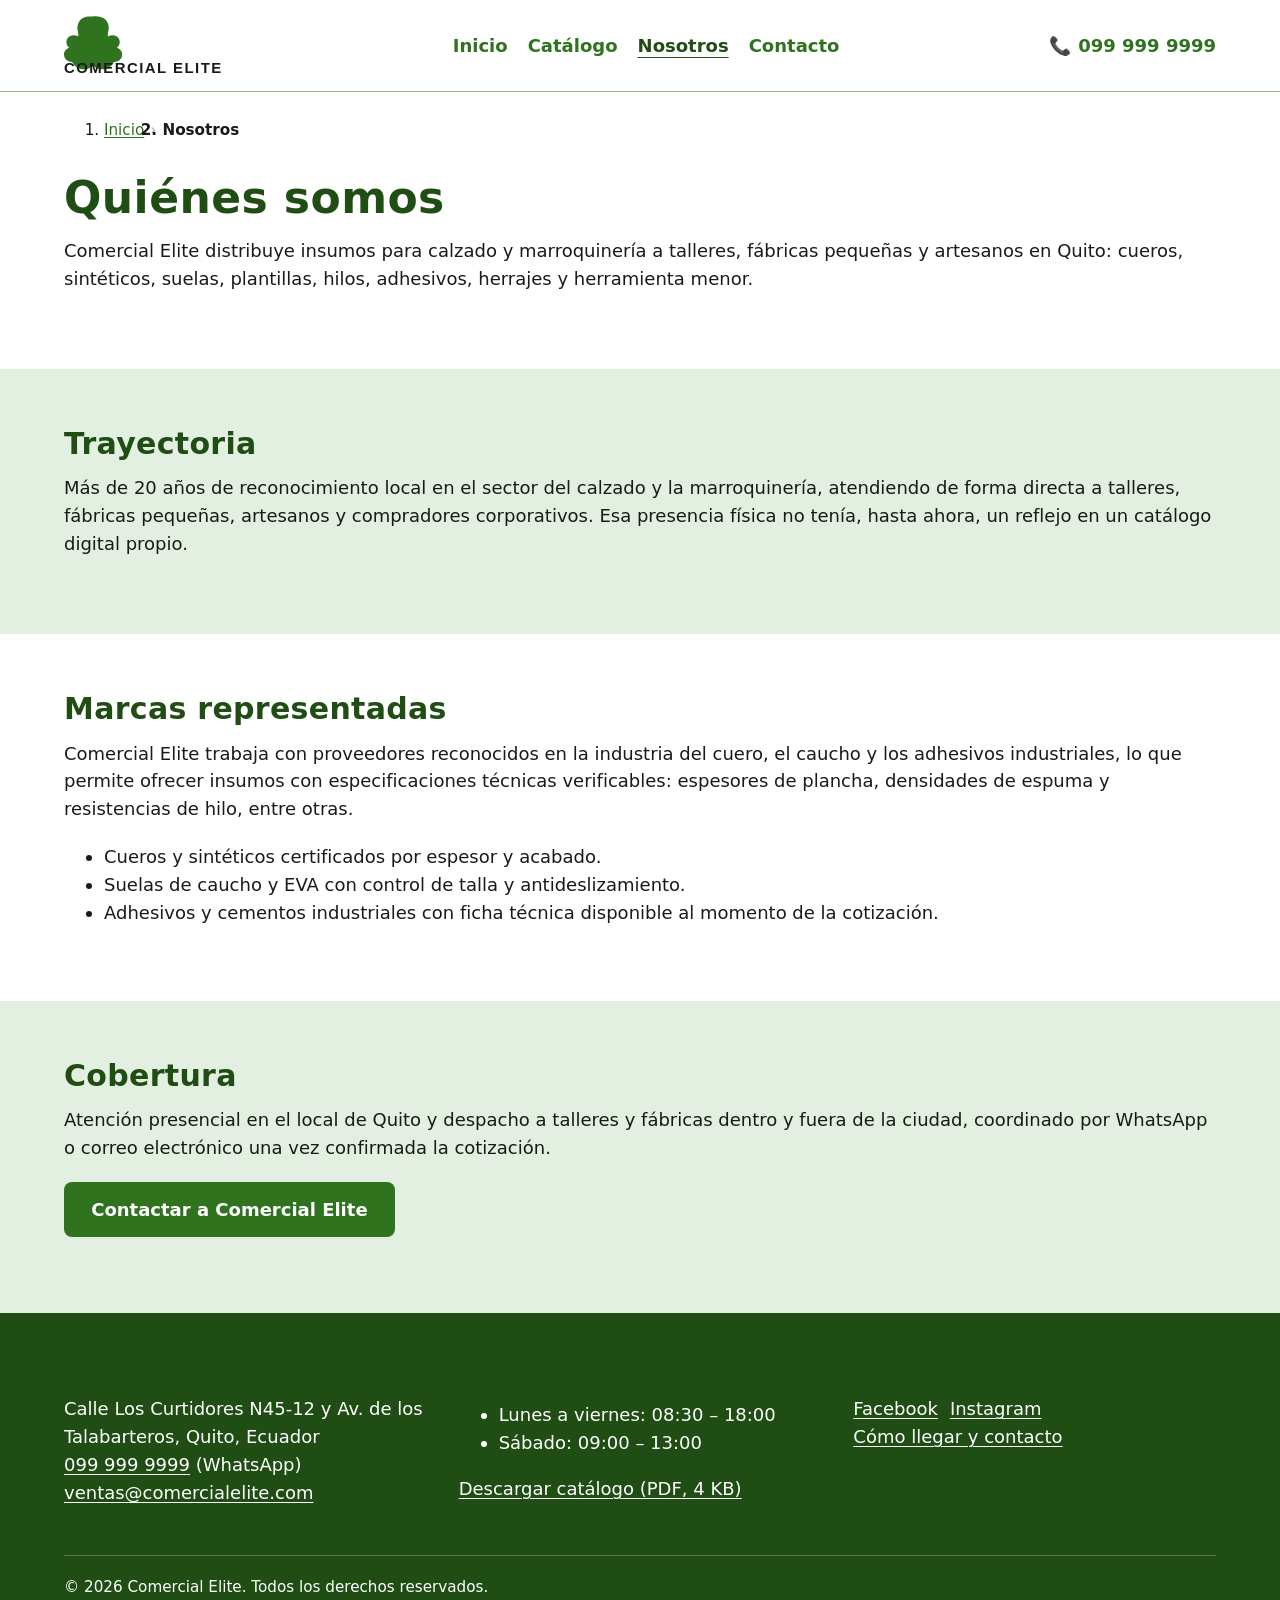
<file: negocio/comercial-elite/nosotros.html>
<!DOCTYPE html>
<html lang="es">
<head>
  <meta charset="UTF-8">
  <meta name="viewport" content="width=device-width, initial-scale=1">
  <title>Quiénes somos — Comercial Elite</title>
  <meta name="description" content="Trayectoria, marcas representadas y cobertura de Comercial Elite, distribuidor de insumos para calzado y marroquinería en Quito.">
  <link rel="canonical" href="https://www.comercialelite.com/nosotros.html">
  <link rel="icon" href="assets/img/logo.svg" type="image/svg+xml">
  <link rel="stylesheet" href="css/variables.css">
  <link rel="stylesheet" href="css/base.css">
  <link rel="stylesheet" href="css/layout.css">
  <link rel="stylesheet" href="css/componentes.css">
</head>
<body>
  <a class="saltar" href="#contenido">Saltar al contenido</a>

  <header class="sitio-header">
    <div class="envoltorio barra-header">
      <a class="logo-enlace" href="index.html">
        <img src="assets/img/logo.svg" alt="Comercial Elite" width="180" height="68">
      </a>
      <nav class="nav-principal" aria-label="Principal">
        <button type="button" class="boton-menu" id="botonMenu" aria-expanded="false" aria-controls="listaNav">
          <span aria-hidden="true">☰</span> Menú
        </button>
        <ul class="lista-nav" id="listaNav">
          <li><a href="index.html">Inicio</a></li>
          <li><a href="catalogo.html">Catálogo</a></li>
          <li><a href="nosotros.html" aria-current="page">Nosotros</a></li>
          <li><a href="contacto.html">Contacto</a></li>
        </ul>
      </nav>
      <a class="telefono-header" href="tel:+593999999999">
        <span aria-hidden="true">📞</span> 099&nbsp;999&nbsp;9999
      </a>
    </div>
  </header>

  <main id="contenido">
    <nav class="migas envoltorio" aria-label="Miga de pan">
      <ol>
        <li><a href="index.html">Inicio</a></li>
        <li aria-current="page">Nosotros</li>
      </ol>
    </nav>

    <div class="envoltorio seccion seccion--sin-relleno-superior">
      <h1>Quiénes somos</h1>
      <p>Comercial Elite distribuye insumos para calzado y marroquinería a talleres, fábricas pequeñas y artesanos en Quito: cueros, sintéticos, suelas, plantillas, hilos, adhesivos, herrajes y herramienta menor.</p>
    </div>

    <section class="seccion seccion--alterna" aria-labelledby="titulo-trayectoria">
      <div class="envoltorio">
        <h2 id="titulo-trayectoria">Trayectoria</h2>
        <p>Más de 20 años de reconocimiento local en el sector del calzado y la marroquinería, atendiendo de forma directa a talleres, fábricas pequeñas, artesanos y compradores corporativos. Esa presencia física no tenía, hasta ahora, un reflejo en un catálogo digital propio.</p>
      </div>
    </section>

    <section class="seccion" aria-labelledby="titulo-marcas">
      <div class="envoltorio">
        <h2 id="titulo-marcas">Marcas representadas</h2>
        <p>Comercial Elite trabaja con proveedores reconocidos en la industria del cuero, el caucho y los adhesivos industriales, lo que permite ofrecer insumos con especificaciones técnicas verificables: espesores de plancha, densidades de espuma y resistencias de hilo, entre otras.</p>
        <ul>
          <li>Cueros y sintéticos certificados por espesor y acabado.</li>
          <li>Suelas de caucho y EVA con control de talla y antideslizamiento.</li>
          <li>Adhesivos y cementos industriales con ficha técnica disponible al momento de la cotización.</li>
        </ul>
      </div>
    </section>

    <section class="seccion seccion--alterna" aria-labelledby="titulo-cobertura">
      <div class="envoltorio">
        <h2 id="titulo-cobertura">Cobertura</h2>
        <p>Atención presencial en el local de Quito y despacho a talleres y fábricas dentro y fuera de la ciudad, coordinado por WhatsApp o correo electrónico una vez confirmada la cotización.</p>
        <p><a class="boton boton--primario" href="contacto.html">Contactar a Comercial Elite</a></p>
      </div>
    </section>
  </main>

  <footer class="sitio-footer">
    <div class="envoltorio footer-rejilla">
      <div>
        <h2>Comercial Elite</h2>
        <address>
          Calle Los Curtidores N45-12 y Av. de los Talabarteros, Quito, Ecuador<br>
          <a href="tel:+593999999999">099&nbsp;999&nbsp;9999</a> (WhatsApp)<br>
          <a href="mailto:ventas@comercialelite.com">ventas@comercialelite.com</a>
        </address>
      </div>
      <div>
        <h2>Horario</h2>
        <ul>
          <li>Lunes a viernes: 08:30 – 18:00</li>
          <li>Sábado: 09:00 – 13:00</li>
        </ul>
        <p><a href="assets/catalogo.pdf">Descargar catálogo (PDF, 4 KB)</a></p>
      </div>
      <div>
        <h2>Síguenos</h2>
        <ul class="lista-inline">
          <li><a href="https://www.facebook.com/comercialelite" target="_blank" rel="noopener noreferrer">Facebook <span class="solo-lectores">(se abre en una pestaña nueva)</span></a></li>
          <li><a href="https://www.instagram.com/comercialelite" target="_blank" rel="noopener noreferrer">Instagram <span class="solo-lectores">(se abre en una pestaña nueva)</span></a></li>
        </ul>
        <p><a href="contacto.html">Cómo llegar y contacto</a></p>
      </div>
    </div>
    <div class="footer-legal envoltorio">
      <p>© 2026 Comercial Elite. Todos los derechos reservados.</p>
    </div>
  </footer>

  <script src="js/menu.js"></script>
</body>
</html>
</file>
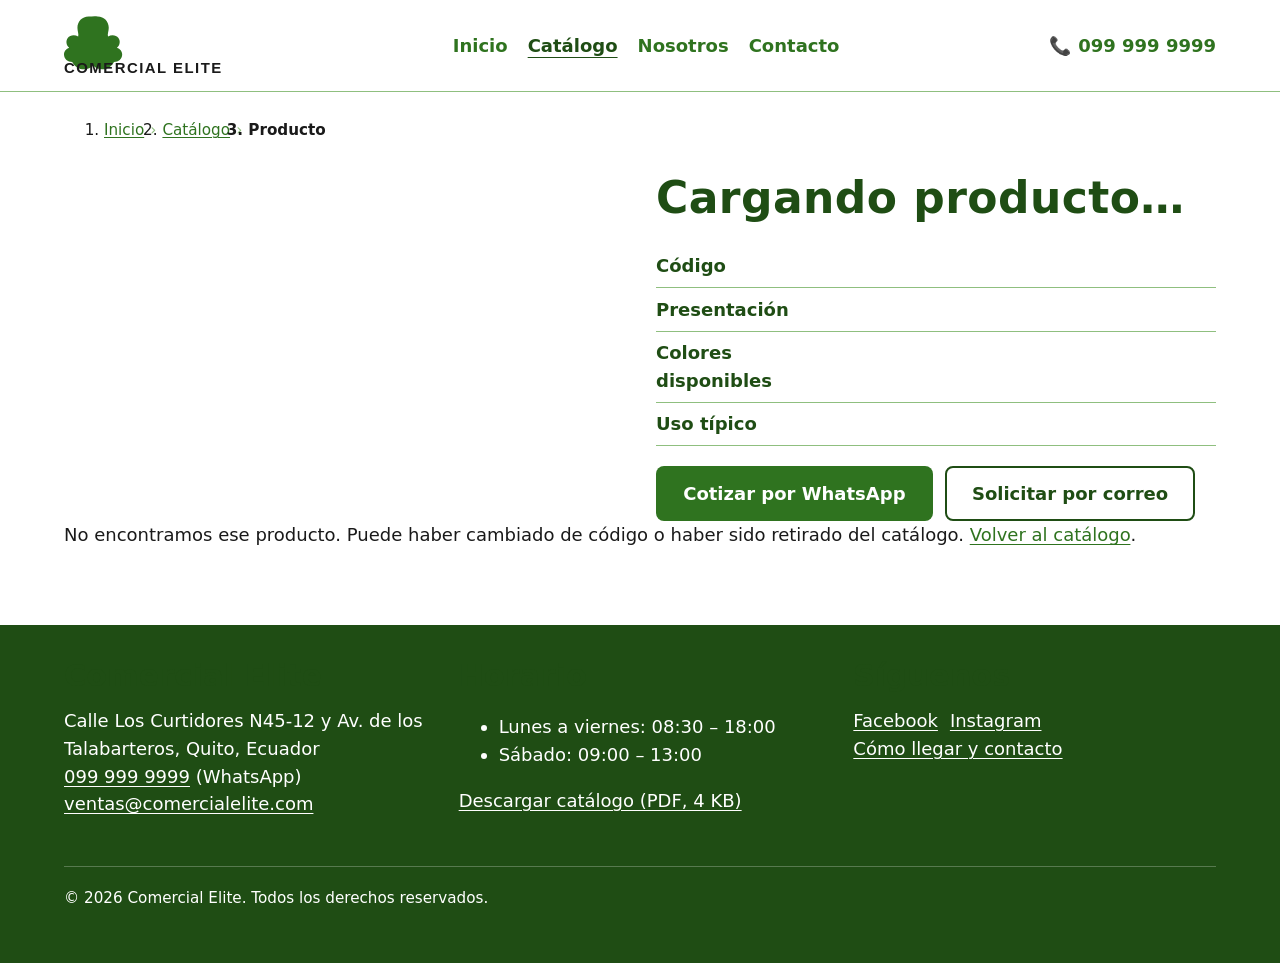
<file: negocio/comercial-elite/producto.html>
<!DOCTYPE html>
<html lang="es">
<head>
  <meta charset="UTF-8">
  <meta name="viewport" content="width=device-width, initial-scale=1">
  <title>Ficha de producto — Comercial Elite</title>
  <meta name="description" id="descripcionPagina" content="Ficha de producto de Comercial Elite: código, presentación, colores y uso típico.">
  <link rel="icon" href="assets/img/logo.svg" type="image/svg+xml">
  <link rel="stylesheet" href="css/variables.css">
  <link rel="stylesheet" href="css/base.css">
  <link rel="stylesheet" href="css/layout.css">
  <link rel="stylesheet" href="css/componentes.css">
</head>
<body>
  <a class="saltar" href="#contenido">Saltar al contenido</a>

  <header class="sitio-header">
    <div class="envoltorio barra-header">
      <a class="logo-enlace" href="index.html">
        <img src="assets/img/logo.svg" alt="Comercial Elite" width="180" height="68">
      </a>
      <nav class="nav-principal" aria-label="Principal">
        <button type="button" class="boton-menu" id="botonMenu" aria-expanded="false" aria-controls="listaNav">
          <span aria-hidden="true">☰</span> Menú
        </button>
        <ul class="lista-nav" id="listaNav">
          <li><a href="index.html">Inicio</a></li>
          <li><a href="catalogo.html" aria-current="page">Catálogo</a></li>
          <li><a href="nosotros.html">Nosotros</a></li>
          <li><a href="contacto.html">Contacto</a></li>
        </ul>
      </nav>
      <a class="telefono-header" href="tel:+593999999999">
        <span aria-hidden="true">📞</span> 099&nbsp;999&nbsp;9999
      </a>
    </div>
  </header>

  <main id="contenido">
    <nav class="migas envoltorio" aria-label="Miga de pan" id="migas">
      <ol>
        <li><a href="index.html">Inicio</a></li>
        <li><a href="catalogo.html">Catálogo</a></li>
        <li aria-current="page" id="migaProducto">Producto</li>
      </ol>
    </nav>

    <div class="envoltorio seccion seccion--sin-relleno-superior">
      <div id="estadoCarga">Cargando ficha de producto…</div>

      <article id="fichaProducto" class="ficha-producto" hidden>
        <div class="ficha-producto__galeria">
          <figure id="figuraPrincipal">
          </figure>
        </div>
        <div>
          <h1 id="nombreProducto">Cargando producto…</h1>
          <dl>
            <div>
              <dt>Código</dt>
              <dd id="codigoProducto"></dd>
            </div>
            <div>
              <dt>Presentación</dt>
              <dd id="presentacionProducto"></dd>
            </div>
            <div>
              <dt>Colores disponibles</dt>
              <dd id="coloresProducto"></dd>
            </div>
            <div>
              <dt>Uso típico</dt>
              <dd id="usoProducto"></dd>
            </div>
          </dl>
          <div class="hero__acciones">
            <a class="boton boton--primario" id="enlaceWhatsApp" href="#" target="_blank" rel="noopener noreferrer">
              Cotizar por WhatsApp <span class="solo-lectores">(se abre en una pestaña nueva)</span>
            </a>
            <a class="boton boton--secundario" id="enlaceCorreo" href="#">Solicitar por correo</a>
          </div>
        </div>
      </article>

      <p id="errorProducto" role="alert" hidden>
        No encontramos ese producto. Puede haber cambiado de código o haber sido retirado del catálogo.
        <a href="catalogo.html">Volver al catálogo</a>.
      </p>

      <section id="seccionRelacionados" aria-labelledby="tituloRelacionados" hidden>
        <h2 id="tituloRelacionados">Productos relacionados</h2>
        <ul class="rejilla rejilla--productos" id="rejillaRelacionados"></ul>
      </section>
    </div>
  </main>

  <footer class="sitio-footer">
    <div class="envoltorio footer-rejilla">
      <div>
        <h2>Comercial Elite</h2>
        <address>
          Calle Los Curtidores N45-12 y Av. de los Talabarteros, Quito, Ecuador<br>
          <a href="tel:+593999999999">099&nbsp;999&nbsp;9999</a> (WhatsApp)<br>
          <a href="mailto:ventas@comercialelite.com">ventas@comercialelite.com</a>
        </address>
      </div>
      <div>
        <h2>Horario</h2>
        <ul>
          <li>Lunes a viernes: 08:30 – 18:00</li>
          <li>Sábado: 09:00 – 13:00</li>
        </ul>
        <p><a href="assets/catalogo.pdf">Descargar catálogo (PDF, 4 KB)</a></p>
      </div>
      <div>
        <h2>Síguenos</h2>
        <ul class="lista-inline">
          <li><a href="https://www.facebook.com/comercialelite" target="_blank" rel="noopener noreferrer">Facebook <span class="solo-lectores">(se abre en una pestaña nueva)</span></a></li>
          <li><a href="https://www.instagram.com/comercialelite" target="_blank" rel="noopener noreferrer">Instagram <span class="solo-lectores">(se abre en una pestaña nueva)</span></a></li>
        </ul>
        <p><a href="contacto.html">Cómo llegar y contacto</a></p>
      </div>
    </div>
    <div class="footer-legal envoltorio">
      <p>© 2026 Comercial Elite. Todos los derechos reservados.</p>
    </div>
  </footer>

  <script src="js/menu.js"></script>
  <script src="js/producto.js"></script>
</body>
</html>
</file>
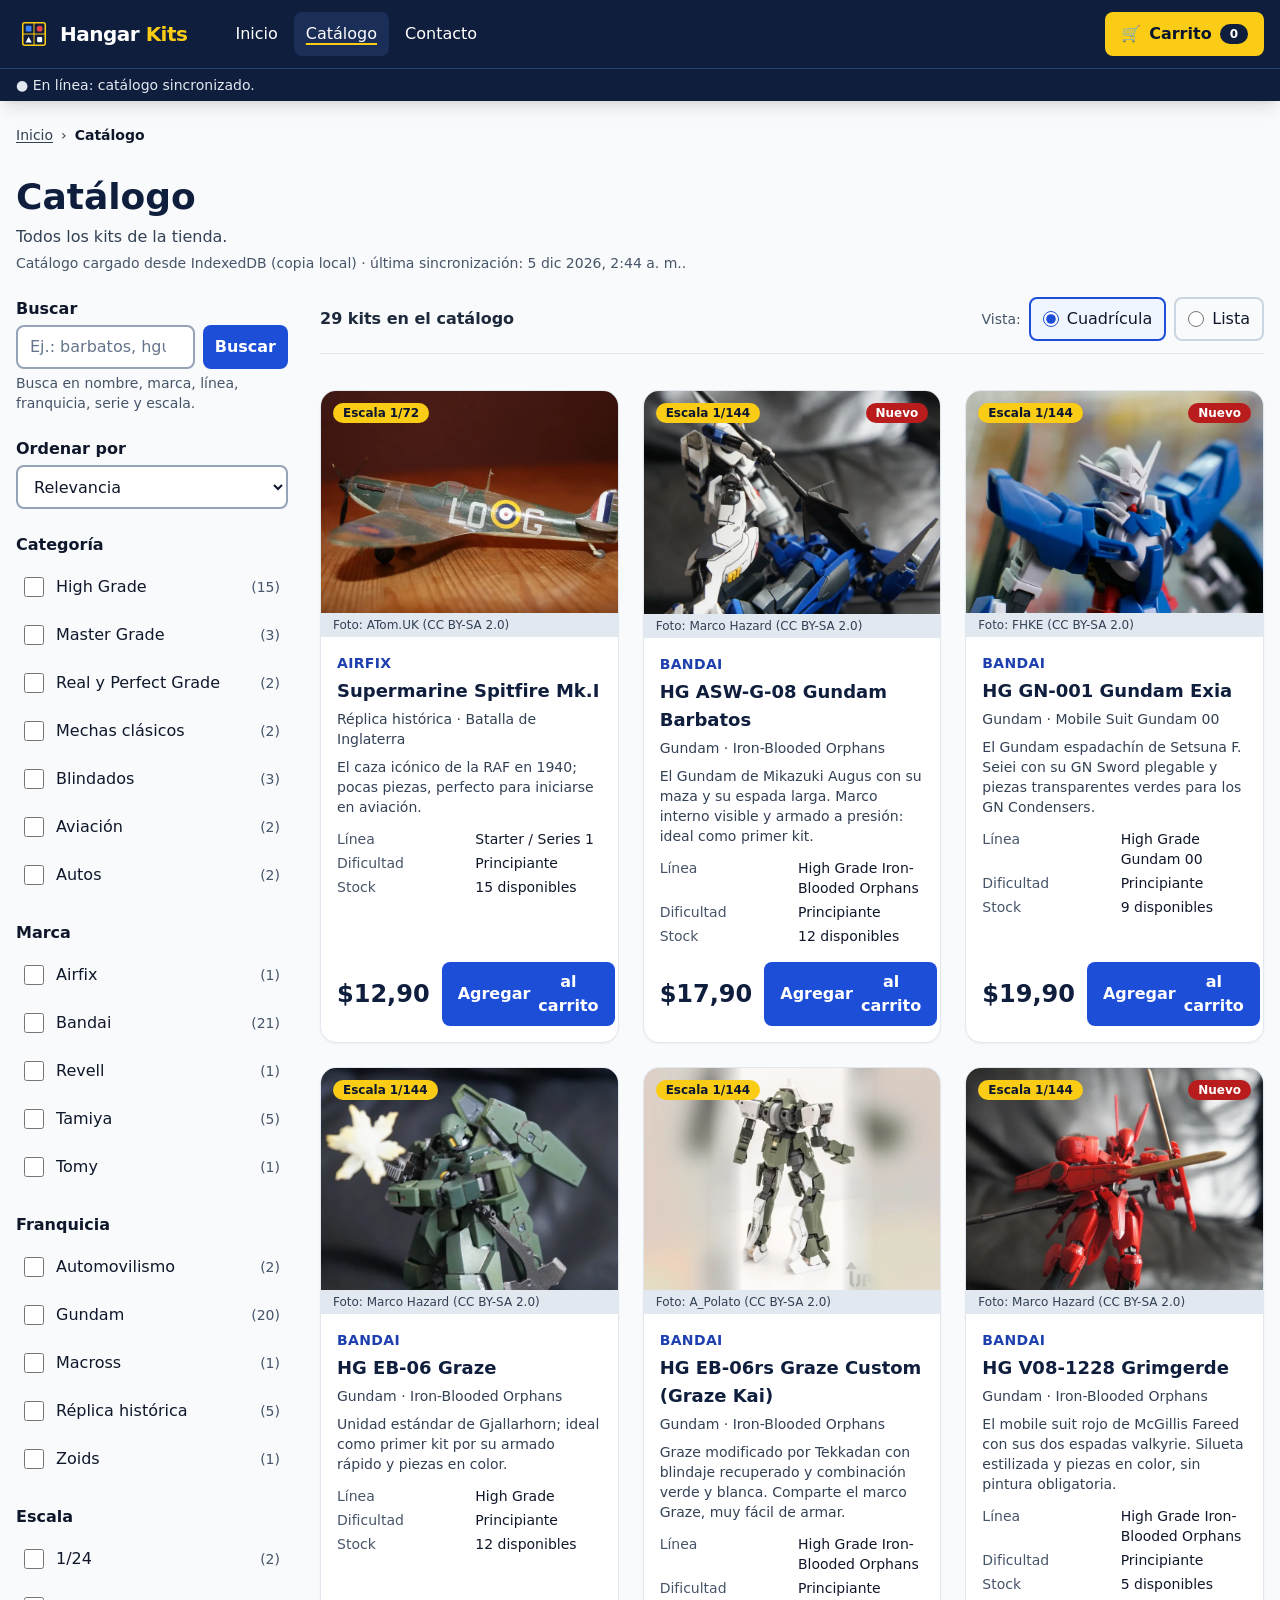
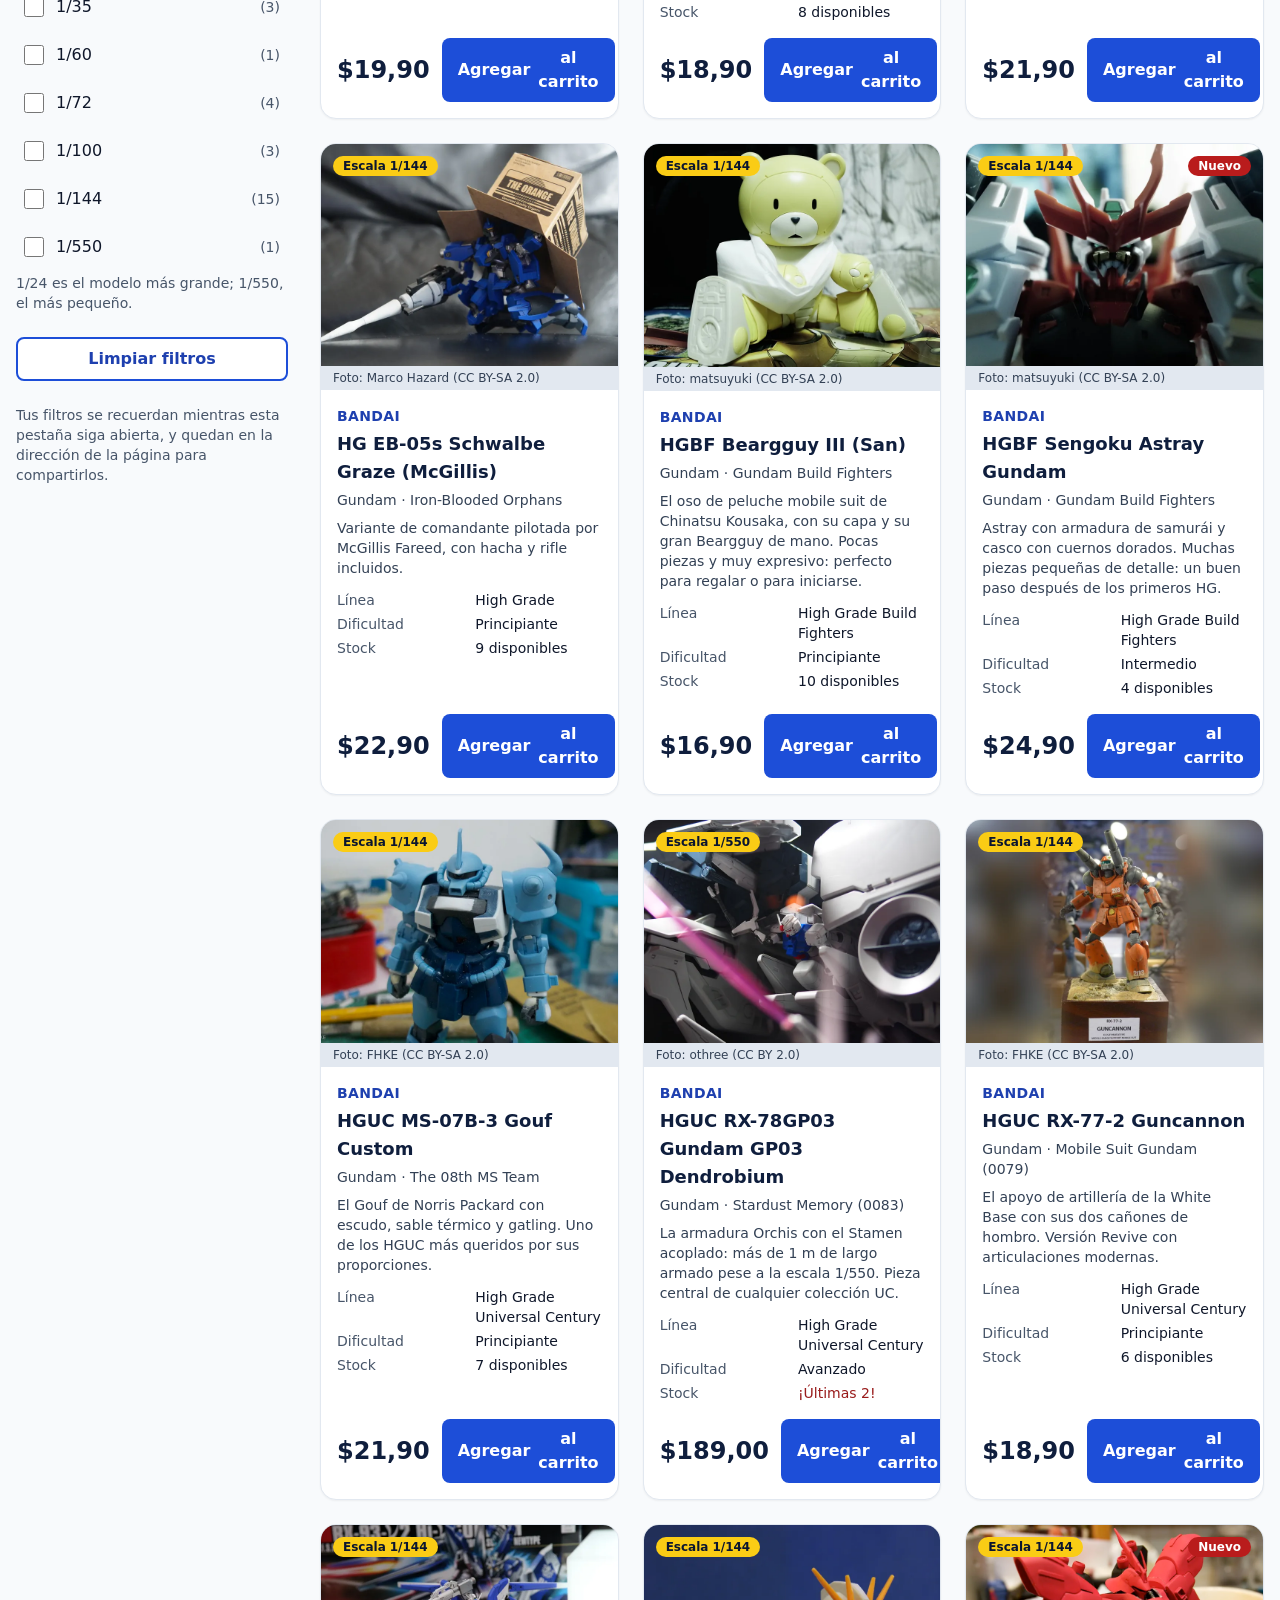
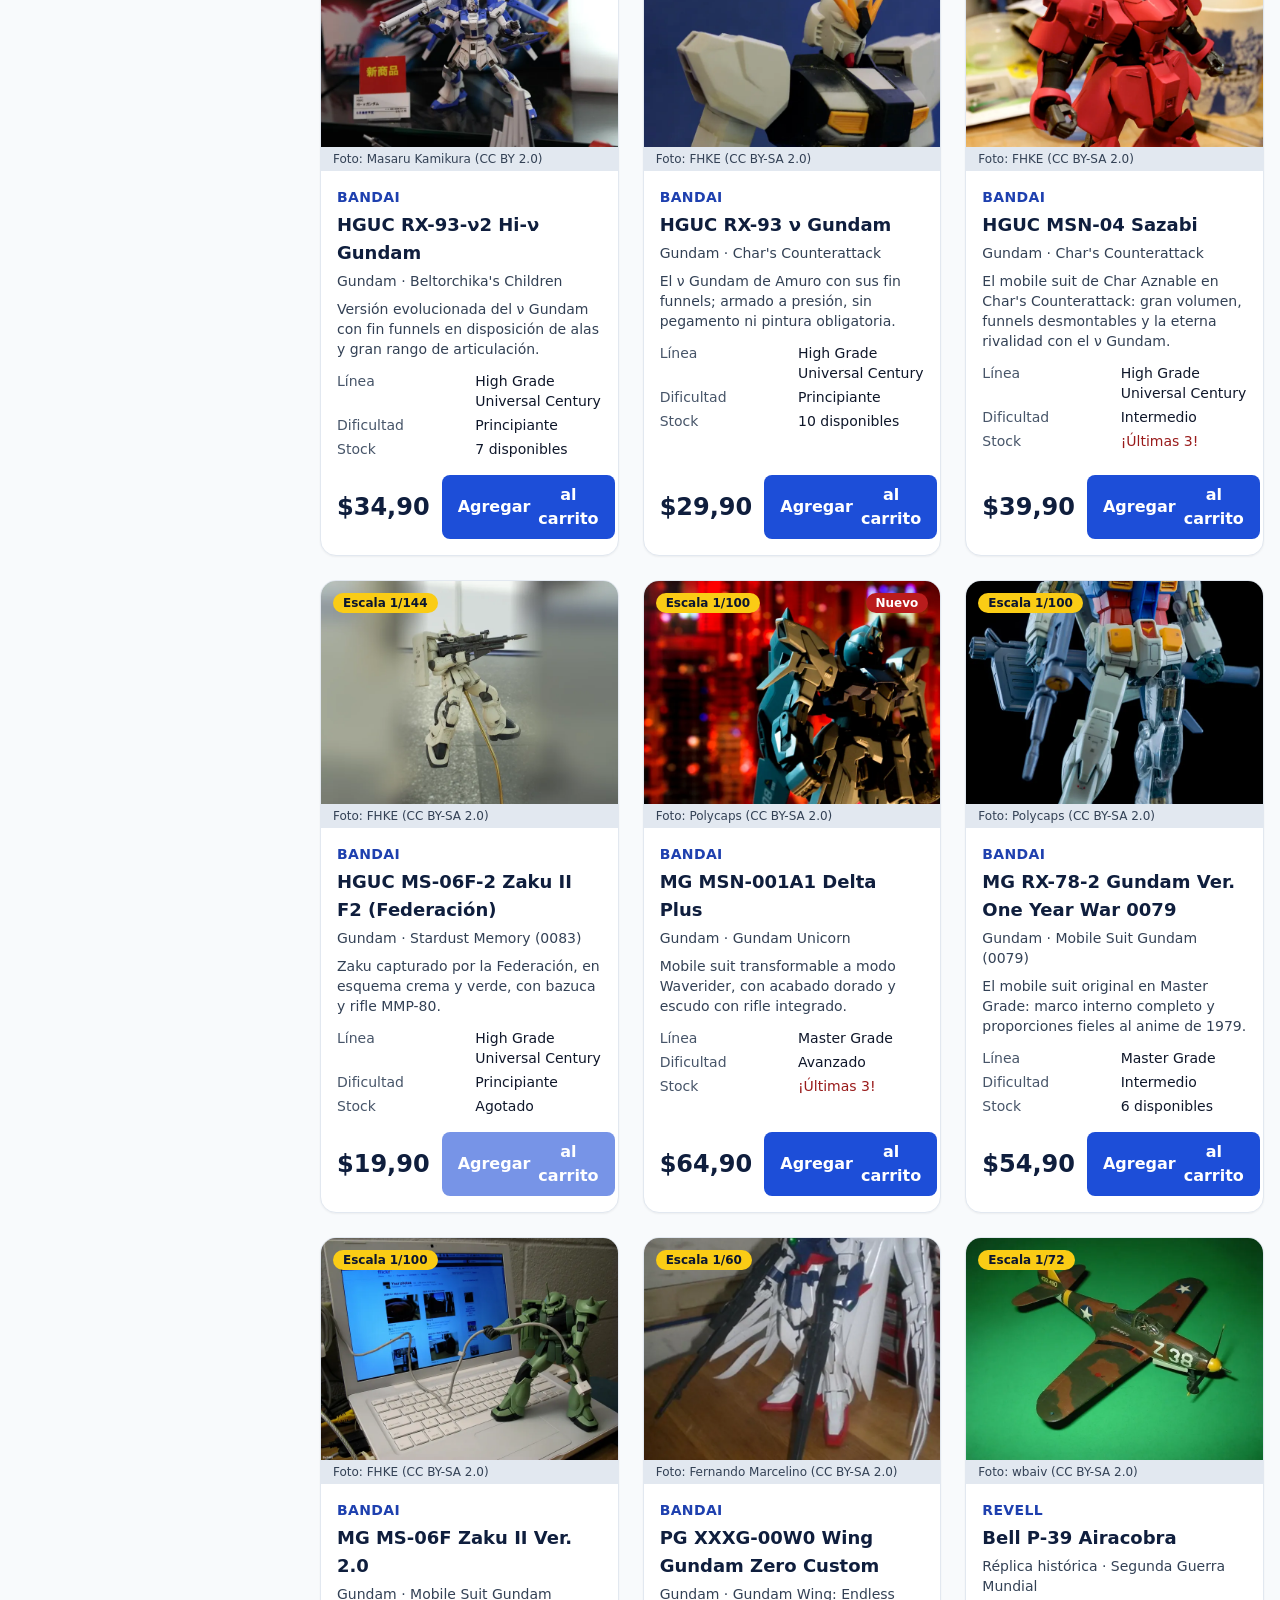
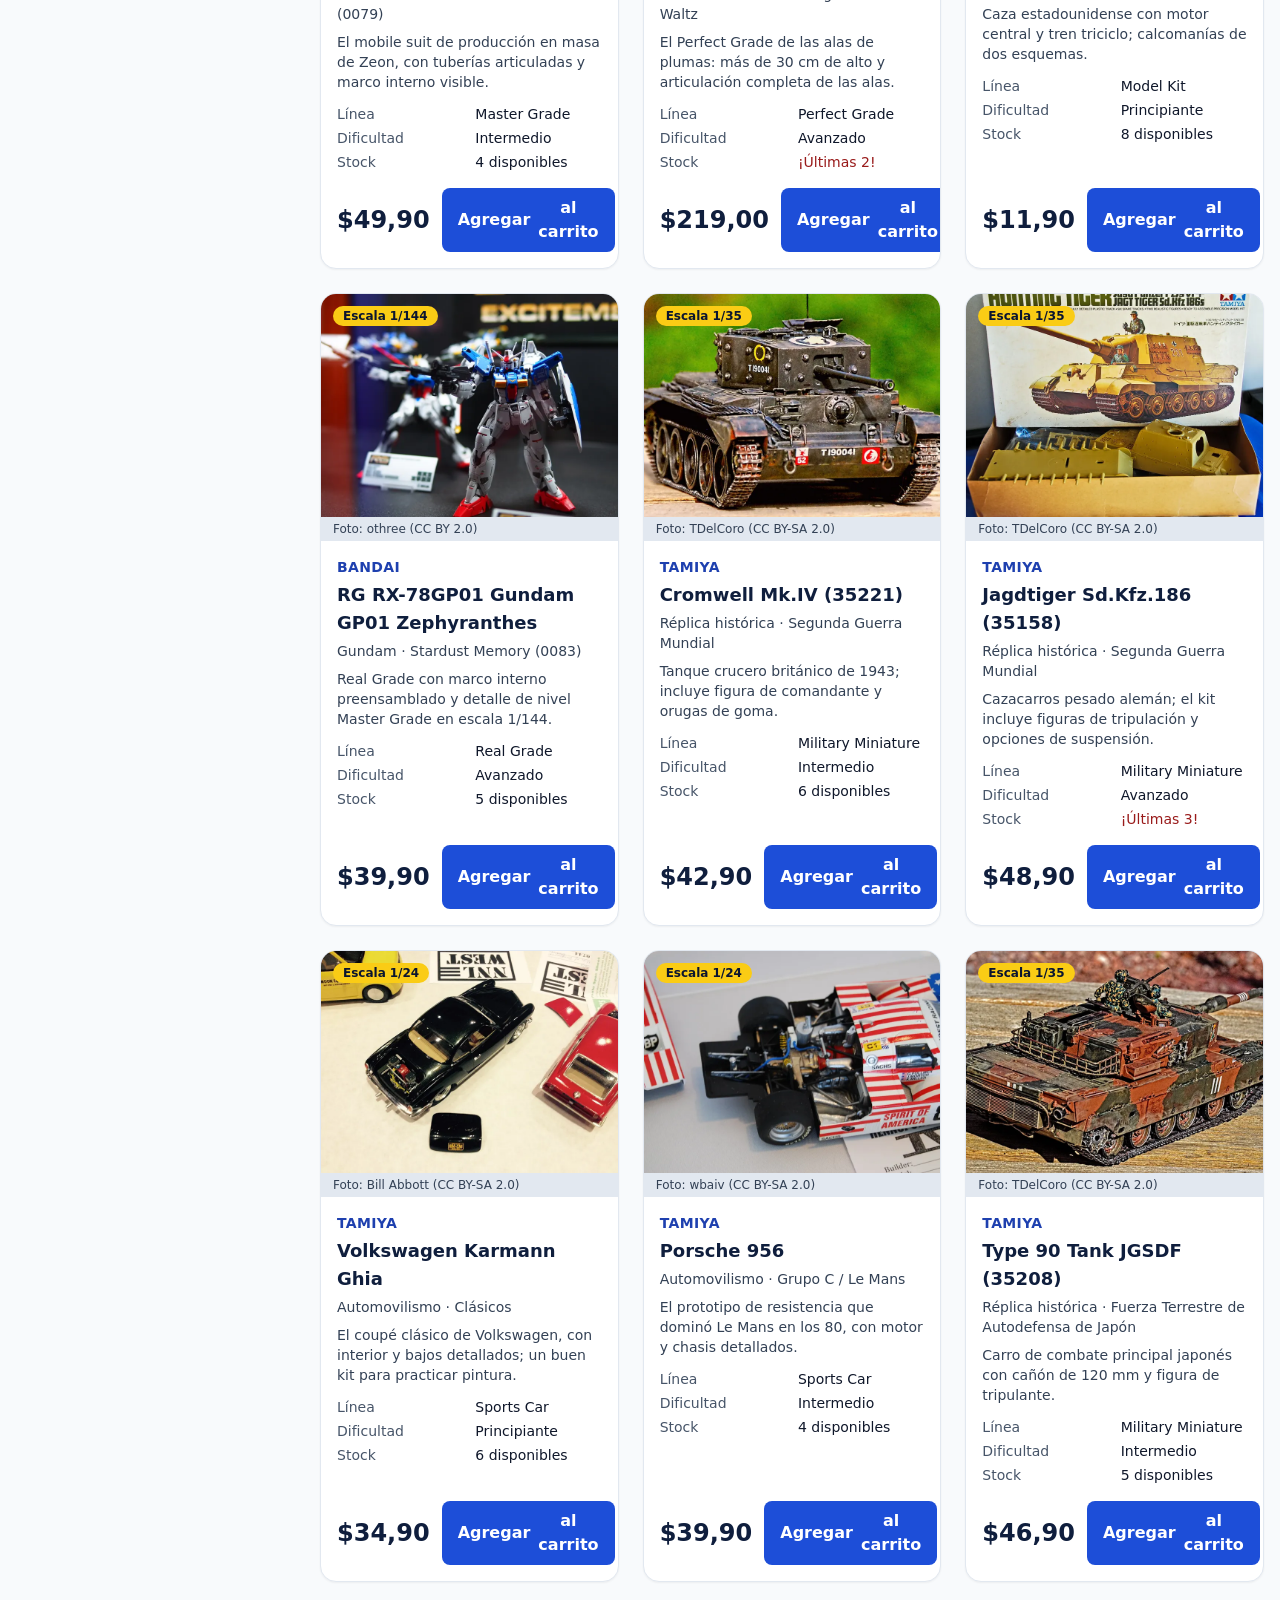
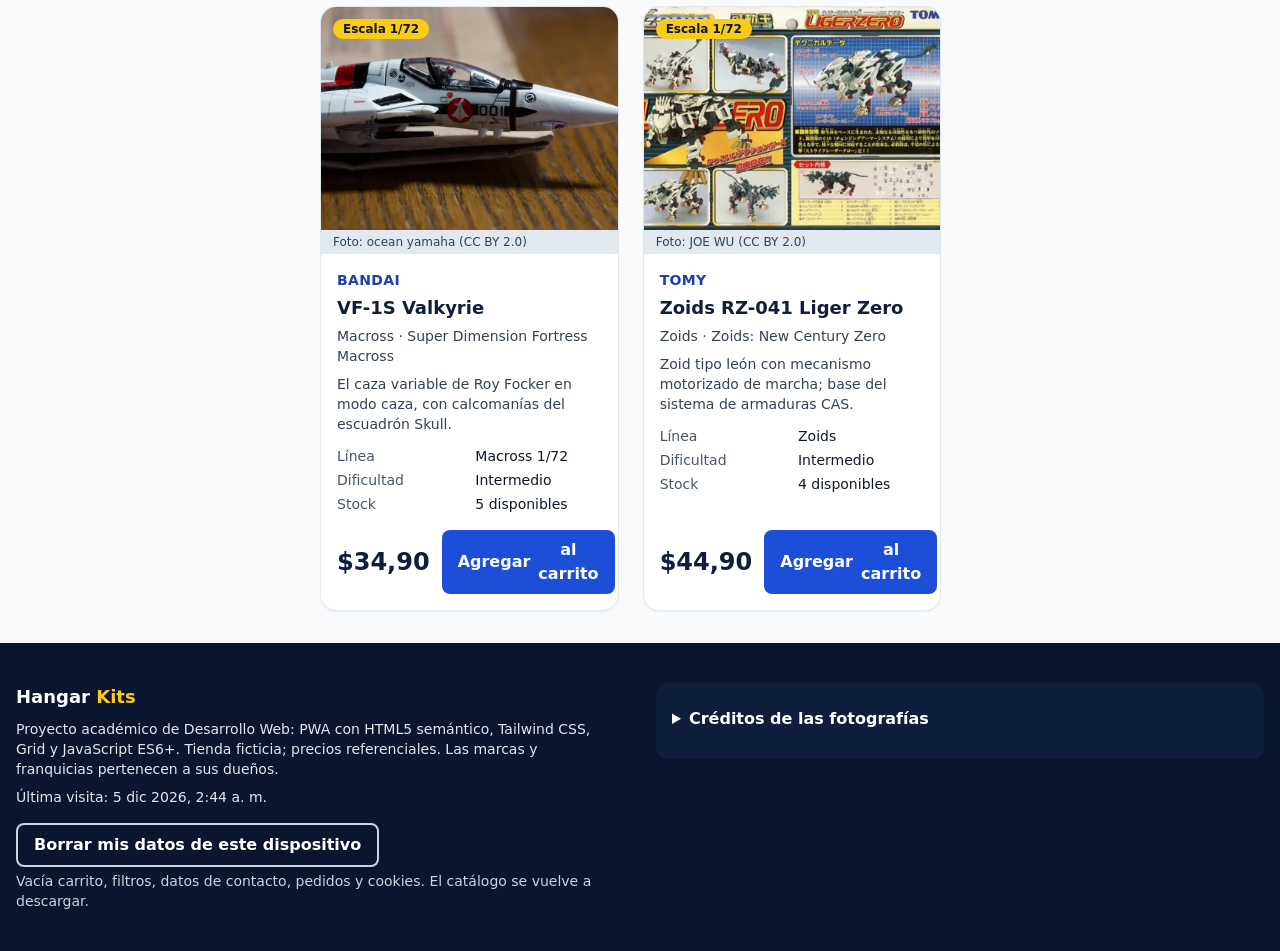
<file: pagina web progresiva/hangar-kits/catalogo.html>
<!DOCTYPE html>
<html lang="es">
<head>
  <meta charset="UTF-8">
  <meta name="viewport" content="width=device-width, initial-scale=1">
  <title>Catálogo — Hangar Kits</title>
  <meta name="description" content="Catálogo de model kits filtrable por categoría, marca, franquicia y escala. Funciona sin conexión.">
  <meta name="theme-color" content="#0F1E3D">
  <meta name="color-scheme" content="light">
  <link rel="manifest" href="manifest.webmanifest">
  <link rel="icon" href="assets/icons/icon.svg" type="image/svg+xml">
  <link rel="apple-touch-icon" href="assets/icons/apple-touch-icon.png">
  <link rel="stylesheet" href="assets/styles.css">
  <!-- type="module": ES6+ con import/export; se ejecuta diferido y en modo estricto. -->
  <script type="module" src="js/catalogo.js"></script>
</head>
<body class="bg-slate-50 font-sans text-slate-900 antialiased">
  <!-- WCAG 2.4.1: saltar bloques repetidos -->
  <a href="#contenido" class="sr-only-focusable fixed left-4 top-4 z-50 rounded-lg bg-yellow-400 px-4 py-3 font-bold text-navy-950">Saltar al contenido principal</a>

  <header class="sticky top-0 z-40 bg-navy-900 text-white shadow-lg">
    <div class="mx-auto flex max-w-7xl flex-wrap items-center gap-2 px-4 py-2 sm:gap-3 sm:py-3">
      <a href="index.html" class="flex items-center gap-2 rounded-lg text-lg font-extrabold tracking-tight sm:text-xl">
        <img src="assets/icons/icon.svg" alt="" width="36" height="36" class="h-8 w-8 sm:h-9 sm:w-9">
        <span>Hangar <span class="text-yellow-400">Kits</span><span class="sr-only">, ir al inicio</span></span>
      </a>

      <!-- En celular el botón muestra solo ☰; "Menú" sigue siendo su nombre accesible (sr-only). -->
      <button type="button" id="boton-menu" class="btn order-3 min-w-tap border-2 border-white/70 px-3 text-white hover:bg-navy-800 md:hidden"
              aria-expanded="false" aria-controls="menu-principal">
        <span aria-hidden="true" class="text-xl leading-none">☰</span><span class="sr-only sm:not-sr-only">Menú</span>
      </button>

      <nav id="menu-principal" aria-label="Principal" class="order-last hidden w-full md:order-none md:ml-6 md:block md:w-auto">
        <ul class="flex flex-col gap-1 md:flex-row md:gap-1" role="list">
          <li><a href="index.html" class="block min-h-tap rounded-lg px-3 py-2.5 font-medium hover:bg-navy-800">Inicio</a></li>
          <li><a href="catalogo.html" aria-current="page" class="block min-h-tap rounded-lg px-3 py-2.5 font-medium hover:bg-navy-800 bg-navy-800 underline decoration-yellow-400 decoration-2 underline-offset-4">Catálogo</a></li>
          <li><a href="index.html#contacto" class="block min-h-tap rounded-lg px-3 py-2.5 font-medium hover:bg-navy-800">Contacto</a></li>
        </ul>
      </nav>

      <div class="order-2 ml-auto flex items-center gap-2 md:order-none">
        <button type="button" id="boton-instalar" class="btn border-2 border-yellow-400 px-3 text-yellow-300 hover:bg-navy-800" hidden>
          <span aria-hidden="true">⤓</span><span class="sr-only sm:not-sr-only">Instalar app</span>
        </button>
        <button type="button" id="boton-carrito" class="btn-acento px-3 sm:px-4" aria-haspopup="dialog" aria-controls="dialogo-carrito">
          <span aria-hidden="true">🛒</span>
          <span class="sr-only sm:not-sr-only">Carrito</span>
          <span id="contador-carrito" class="chip bg-navy-900 text-white">0</span>
          <span class="sr-only" id="contador-carrito-texto">, 0 unidades</span>
        </button>
      </div>
    </div>

    <!-- Estado de conexión: role="status" lo anuncia sin robar el foco (WCAG 4.1.3). -->
    <div id="estado-red" role="status" class="border-t border-navy-700">
      <p id="estado-red-texto" class="mx-auto max-w-7xl px-4 py-1 text-xs text-slate-200 sm:py-1.5 sm:text-sm">Comprobando conexión…</p>
    </div>
  </header>

  <div id="aviso-actualizacion" class="bg-blue-700 text-white" hidden>
    <div class="mx-auto flex max-w-7xl flex-wrap items-center gap-3 px-4 py-2">
      <p class="font-medium">Hay una versión nueva de la tienda lista para usar.</p>
      <button type="button" id="boton-actualizar" class="btn-acento">Actualizar ahora</button>
    </div>
  </div>

  <main id="contenido" tabindex="-1" class="focus:outline-none">
    <div class="mx-auto max-w-7xl px-4 pt-6">
      <nav aria-label="Ruta de navegación" class="text-sm text-slate-700">
        <ol class="flex flex-wrap items-center gap-2" role="list">
          <li><a href="index.html" class="underline underline-offset-2 hover:text-blue-800">Inicio</a></li>
          <li class="flex items-center gap-2"><span aria-hidden="true">›</span><span id="miga-actual" aria-current="page" class="font-semibold text-slate-900">…</span></li>
        </ol>
      </nav>
    </div>
    <div id="error-catalogo" role="alert" class="mx-auto mt-8 max-w-7xl rounded-2xl border-2 border-red-700 bg-red-50 p-6 text-red-900" hidden></div>

    <section aria-labelledby="titulo-catalogo">
      <div class="mx-auto max-w-7xl px-4 py-8">
        <div class="flex flex-wrap items-end justify-between gap-4">
          <div>
            <h1 id="titulo-catalogo" tabindex="-1" class="text-4xl font-extrabold text-navy-900">Catálogo</h1>
            <p id="subtitulo-catalogo" class="mt-2 max-w-prose text-slate-700"></p>
            <p id="origen-catalogo" class="mt-1 text-sm text-slate-600"></p>
          </div>
          <button type="button" id="boton-filtros" class="btn-secundario lg:hidden" aria-expanded="false" aria-controls="panel-filtros">
            Mostrar filtros
          </button>
        </div>

        <div class="mt-6 grid gap-8 lg:grid-cols-[17rem_minmax(0,1fr)]">
          <!-- Panel de filtros: se guarda en sessionStorage y en la URL -->
          <aside id="panel-filtros" aria-labelledby="titulo-filtros" class="hidden lg:block">
            <h2 id="titulo-filtros" class="sr-only">Filtros de búsqueda</h2>
            <form id="form-filtros" role="search" aria-label="Filtrar catálogo" class="space-y-6">
              <div>
                <label for="filtro-texto" class="etiqueta">Buscar</label>
                <!-- Botón de envío explícito (WCAG técnica H32): además de Enter, la búsqueda
                     se puede lanzar con un control visible. -->
                <div class="mt-1 flex gap-2">
                  <input type="search" id="filtro-texto" name="texto" class="campo mt-0" placeholder="Ej.: barbatos, hguc, 1/35"
                         autocomplete="off" aria-describedby="ayuda-texto">
                  <button type="submit" class="btn-primario shrink-0 px-3">Buscar</button>
                </div>
                <p id="ayuda-texto" class="ayuda">Busca en nombre, marca, línea, franquicia, serie y escala.</p>
              </div>

              <div>
                <label for="filtro-orden" class="etiqueta">Ordenar por</label>
                <select id="filtro-orden" name="orden" class="campo">
                  <option value="relevancia">Relevancia</option>
                  <option value="recientes">Más recientes</option>
                  <option value="precio-asc">Precio: menor a mayor</option>
                  <option value="precio-desc">Precio: mayor a menor</option>
                  <option value="nombre">Nombre (A–Z)</option>
                  <option value="escala">Escala (grande a pequeña)</option>
                </select>
              </div>

              <fieldset>
                <legend class="etiqueta">Categoría</legend>
                <div id="filtro-categorias" class="mt-2 space-y-1"></div>
              </fieldset>
              <fieldset>
                <legend class="etiqueta">Marca</legend>
                <div id="filtro-marcas" class="mt-2 space-y-1"></div>
              </fieldset>
              <fieldset>
                <legend class="etiqueta">Franquicia</legend>
                <div id="filtro-franquicias" class="mt-2 space-y-1"></div>
              </fieldset>
              <fieldset>
                <legend class="etiqueta">Escala</legend>
                <div id="filtro-escalas" class="mt-2 space-y-1"></div>
                <p class="ayuda">1/24 es el modelo más grande; 1/550, el más pequeño.</p>
              </fieldset>

              <button type="reset" class="btn-secundario w-full">Limpiar filtros</button>
              <p class="ayuda">Tus filtros se recuerdan mientras esta pestaña siga abierta, y quedan en la dirección de la página para compartirlos.</p>
            </form>
          </aside>

          <div>
            <div class="flex flex-wrap items-center justify-between gap-3 border-b border-slate-200 pb-3">
              <p id="resumen-resultados" class="font-semibold text-slate-800" aria-live="polite" aria-atomic="true">Cargando catálogo…</p>
              <fieldset class="flex items-center gap-2">
                <legend class="sr-only">Vista del catálogo</legend>
                <span aria-hidden="true" class="text-sm text-slate-600">Vista:</span>
                <label class="inline-flex min-h-tap cursor-pointer items-center gap-2 rounded-lg border-2 border-slate-300 px-3 has-[:checked]:border-blue-700 has-[:checked]:bg-blue-50">
                  <input type="radio" name="vista" value="cuadricula" class="h-4 w-4 accent-blue-700" checked> Cuadrícula
                </label>
                <label class="inline-flex min-h-tap cursor-pointer items-center gap-2 rounded-lg border-2 border-slate-300 px-3 has-[:checked]:border-blue-700 has-[:checked]:bg-blue-50">
                  <input type="radio" name="vista" value="lista" class="h-4 w-4 accent-blue-700"> Lista
                </label>
              </fieldset>
            </div>

            <ul id="filtros-activos" class="mt-3 flex flex-wrap gap-2" role="list" aria-label="Filtros activos"></ul>

            <ul id="lista-productos" role="list" class="mt-6 grid grid-cols-2 gap-3 sm:gap-6 xl:grid-cols-3" aria-describedby="resumen-resultados"></ul>

            <div id="sin-resultados" class="mt-8 rounded-2xl border-2 border-dashed border-slate-300 p-8 text-center" hidden>
              <p class="text-lg font-semibold">No hay kits que coincidan con esos filtros.</p>
              <button type="button" id="boton-limpiar-vacio" class="btn-primario mt-4">Limpiar filtros</button>
            </div>
          </div>
        </div>
      </div>
    </section>
  </main>

  <footer class="bg-navy-950 text-slate-200">
    <div class="mx-auto grid max-w-7xl gap-8 px-4 py-10 md:grid-cols-2">
      <div>
        <p class="text-lg font-bold text-white">Hangar <span class="text-yellow-400">Kits</span></p>
        <p class="mt-2 max-w-prose text-sm">
          Proyecto académico de Desarrollo Web: PWA con HTML5 semántico, Tailwind CSS, Grid y JavaScript ES6+.
          Tienda ficticia; precios referenciales. Las marcas y franquicias pertenecen a sus dueños.
        </p>
        <p class="mt-2 text-sm">Última visita: <span id="ultima-visita">primera visita</span></p>
        <!-- Control de privacidad: el usuario puede borrar todo lo que la tienda guardó
             en su navegador (carrito, filtros, contacto, pedidos, cookies). -->
        <div class="mt-4">
          <button type="button" id="boton-borrar-todo" class="btn border-2 border-slate-300 text-white hover:bg-navy-800" aria-describedby="ayuda-borrar-todo">
            Borrar mis datos de este dispositivo
          </button>
          <p id="ayuda-borrar-todo" class="mt-1 text-sm text-slate-300">Vacía carrito, filtros, datos de contacto, pedidos y cookies. El catálogo se vuelve a descargar.</p>
          <p id="confirmar-borrado" class="mt-3 rounded-lg border-2 border-red-300 bg-red-50 p-3 text-red-900" hidden>
            ¿Seguro? Esta acción no se puede deshacer.
            <button type="button" id="boton-confirmar-borrado" class="btn ml-2 bg-red-700 text-white hover:bg-red-800">Sí, borrar todo</button>
            <button type="button" id="boton-cancelar-borrado" class="btn-secundario ml-2">Cancelar</button>
          </p>
        </div>
      </div>
      <details class="h-fit rounded-xl bg-navy-900 p-4">
        <summary class="min-h-tap cursor-pointer py-2 font-semibold text-white">Créditos de las fotografías</summary>
        <p class="mt-2 text-sm">Fotos de kits reales armados por sus autores, publicadas con licencias Creative Commons.</p>
        <ul id="lista-creditos" class="mt-3 space-y-2 text-sm" role="list"></ul>
      </details>
    </div>
  </footer>

  <!-- ===================== CARRITO (diálogo modal) ===================== -->
  <!-- <dialog> con showModal(): el navegador confina el foco, Esc cierra y el resto
       de la página queda inerte. Es la opción del estándar frente a un modal hecho a mano. -->
  <dialog id="dialogo-carrito" aria-labelledby="titulo-carrito"
          class="m-0 ml-auto h-full max-h-full w-full max-w-md bg-white p-0 text-slate-900 shadow-2xl">
    <div class="flex h-full flex-col">
      <div class="flex items-center justify-between bg-navy-900 px-5 py-4 text-white">
        <h2 id="titulo-carrito" class="text-xl font-bold">Tu carrito</h2>
        <button type="button" id="boton-cerrar-carrito" class="btn-icono border-white/60 bg-transparent text-white hover:bg-navy-800" aria-label="Cerrar carrito">✕</button>
      </div>
      <div class="flex-1 overflow-y-auto px-5 py-4">
        <p id="carrito-vacio" class="text-slate-700">Tu carrito está vacío.</p>
        <ul id="lista-carrito" class="divide-y divide-slate-200" role="list"></ul>
        <div id="pedido-confirmado" role="status" class="mt-4 rounded-xl border-2 border-green-700 bg-green-50 p-4 text-green-900" hidden></div>
      </div>
      <div class="border-t border-slate-200 px-5 py-4">
        <p class="flex justify-between text-lg font-bold"><span>Total</span><span id="carrito-total">$0.00</span></p>
        <p class="ayuda">El carrito se guarda en tu dispositivo; los pedidos también, aunque no tengas conexión.</p>
        <div class="mt-3 grid grid-cols-2 gap-3">
          <button type="button" id="boton-vaciar-carrito" class="btn-peligro">Vaciar</button>
          <button type="button" id="boton-confirmar-pedido" class="btn-primario">Confirmar pedido</button>
        </div>
      </div>
    </div>
  </dialog>

  <!-- Plantilla de tarjeta de producto (se clona en view.js; los datos se insertan con
       textContent, nunca con innerHTML, para evitar XSS desde el JSON).
       "Enlace estirado": el ::after del enlace del título cubre toda la tarjeta, así
       se puede hacer clic en cualquier parte, pero para el teclado y el lector de
       pantalla hay UN solo enlace por tarjeta. El botón queda por encima (z-10). -->
  <template id="tpl-producto">
    <!-- [html-validate-disable-block element-required-attributes, empty-heading, text-content -- plantilla: view.js pone src, nombre y texto del botón al clonarla] -->
    <li class="producto">
      <!-- Mobile-first: en celular la tarjeta es compacta (2 por fila); desde sm:
           aparecen descripción, línea y dificultad. -->
      <article class="relative flex h-full flex-col overflow-hidden rounded-2xl border border-slate-200 bg-white shadow-sm transition-shadow hover:shadow-md" data-contenedor>
        <figure class="relative bg-slate-200" data-figura>
          <img data-img width="800" height="600" loading="lazy" decoding="async" class="aspect-[4/3] w-full object-cover" alt="">
          <span data-escala class="chip absolute left-2 top-2 bg-yellow-400 text-navy-950 sm:left-3 sm:top-3"></span>
          <span data-nuevo class="chip absolute right-2 top-2 bg-red-700 text-white sm:right-3 sm:top-3" hidden>Nuevo</span>
          <!-- Crédito: en celular se omite aquí (está en la ficha y en el pie de página). -->
          <figcaption data-credito class="hidden px-3 py-1 text-xs text-slate-700 sm:block"></figcaption>
        </figure>
        <div class="flex flex-1 flex-col p-3 sm:p-4">
          <p data-marca class="text-xs font-semibold uppercase tracking-wide text-blue-800 sm:text-sm"></p>
          <h3 data-nombre class="mt-1 text-sm font-bold leading-snug text-navy-900 sm:text-lg">
            <a data-enlace class="underline-offset-2 after:absolute after:inset-0 after:content-[''] hover:underline"></a>
          </h3>
          <p data-franquicia class="mt-1 hidden text-sm text-slate-700 sm:block"></p>
          <p data-descripcion class="mt-2 hidden text-sm text-slate-700 sm:block"></p>
          <dl class="mt-2 grid grid-cols-[auto_minmax(0,1fr)] gap-x-3 gap-y-1 text-xs sm:mt-3 sm:grid-cols-2 sm:text-sm">
            <dt class="hidden text-slate-600 sm:block">Línea</dt><dd data-linea class="hidden font-medium sm:block"></dd>
            <dt class="hidden text-slate-600 sm:block">Dificultad</dt><dd data-dificultad class="hidden font-medium sm:block"></dd>
            <dt class="text-slate-600">Stock</dt><dd data-stock class="font-medium"></dd>
          </dl>
          <div class="mt-auto flex flex-col gap-2 pt-3 sm:flex-row sm:items-center sm:justify-between sm:gap-3 sm:pt-4">
            <p data-precio class="text-xl font-extrabold text-navy-900 sm:text-2xl"></p>
            <button type="button" data-agregar class="btn-primario relative z-10 w-full px-3 text-sm sm:w-auto sm:px-4 sm:text-base"></button>
          </div>
        </div>
      </article>
    </li>
  </template>

  <!-- Región de anuncios para lectores de pantalla (acciones como "agregado al carrito"). -->
  <div id="anuncios" class="sr-only" aria-live="polite" aria-atomic="true"></div>

  <noscript>
    <p class="bg-yellow-300 p-4 text-center font-semibold text-navy-950">
      Esta tienda necesita JavaScript para mostrar el catálogo y funcionar sin conexión.
    </p>
  </noscript>
</body>
</html>
</file>
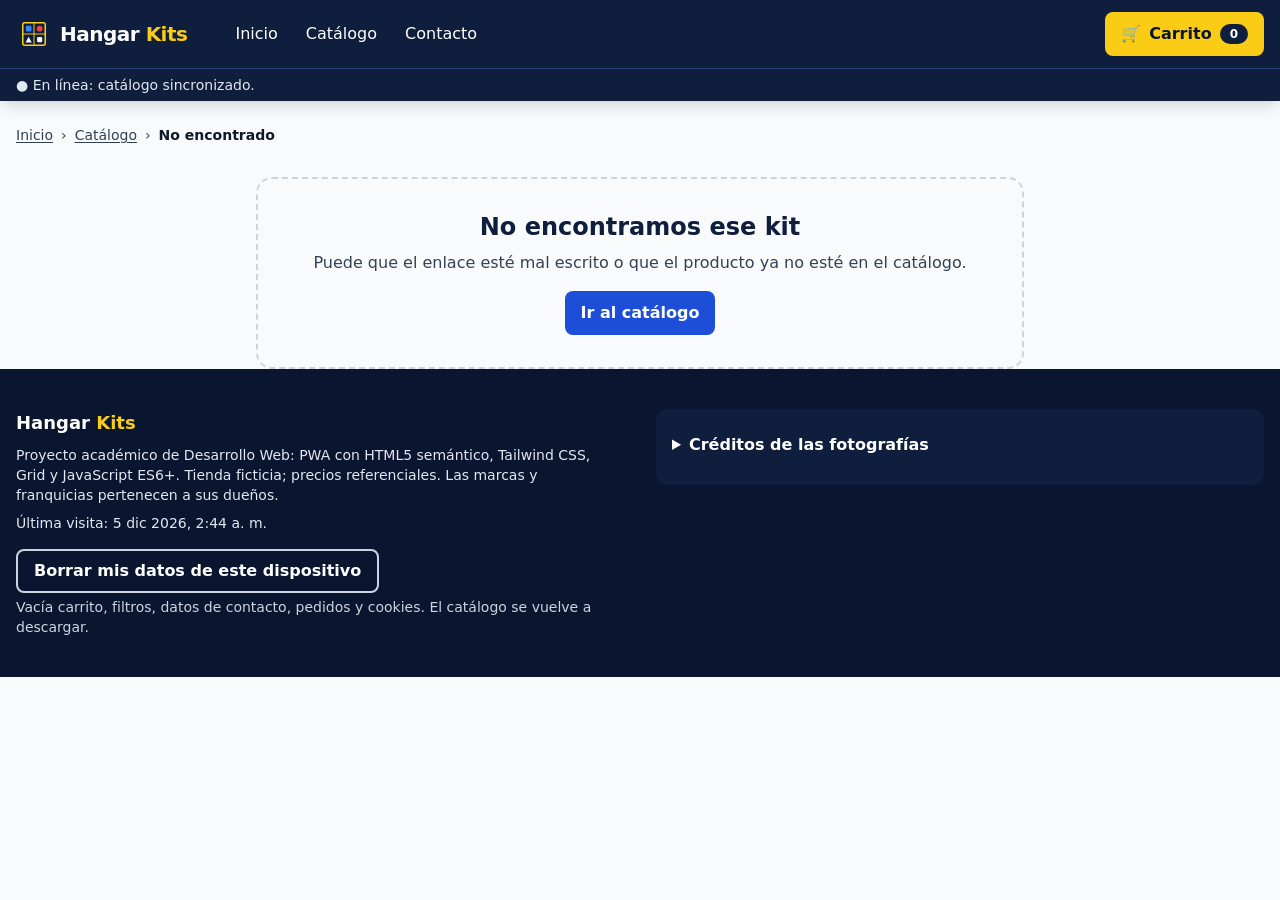
<file: pagina web progresiva/hangar-kits/producto.html>
<!DOCTYPE html>
<html lang="es">
<head>
  <meta charset="UTF-8">
  <meta name="viewport" content="width=device-width, initial-scale=1">
  <title>Producto — Hangar Kits</title>
  <meta name="description" content="Ficha de model kit: escala, línea, dificultad, stock y precio. Funciona sin conexión.">
  <meta name="theme-color" content="#0F1E3D">
  <meta name="color-scheme" content="light">
  <link rel="manifest" href="manifest.webmanifest">
  <link rel="icon" href="assets/icons/icon.svg" type="image/svg+xml">
  <link rel="apple-touch-icon" href="assets/icons/apple-touch-icon.png">
  <link rel="stylesheet" href="assets/styles.css">
  <!-- type="module": ES6+ con import/export; se ejecuta diferido y en modo estricto. -->
  <script type="module" src="js/producto.js"></script>
</head>
<body class="bg-slate-50 font-sans text-slate-900 antialiased">
  <!-- WCAG 2.4.1: saltar bloques repetidos -->
  <a href="#contenido" class="sr-only-focusable fixed left-4 top-4 z-50 rounded-lg bg-yellow-400 px-4 py-3 font-bold text-navy-950">Saltar al contenido principal</a>

  <header class="sticky top-0 z-40 bg-navy-900 text-white shadow-lg">
    <div class="mx-auto flex max-w-7xl flex-wrap items-center gap-2 px-4 py-2 sm:gap-3 sm:py-3">
      <a href="index.html" class="flex items-center gap-2 rounded-lg text-lg font-extrabold tracking-tight sm:text-xl">
        <img src="assets/icons/icon.svg" alt="" width="36" height="36" class="h-8 w-8 sm:h-9 sm:w-9">
        <span>Hangar <span class="text-yellow-400">Kits</span><span class="sr-only">, ir al inicio</span></span>
      </a>

      <!-- En celular el botón muestra solo ☰; "Menú" sigue siendo su nombre accesible (sr-only). -->
      <button type="button" id="boton-menu" class="btn order-3 min-w-tap border-2 border-white/70 px-3 text-white hover:bg-navy-800 md:hidden"
              aria-expanded="false" aria-controls="menu-principal">
        <span aria-hidden="true" class="text-xl leading-none">☰</span><span class="sr-only sm:not-sr-only">Menú</span>
      </button>

      <nav id="menu-principal" aria-label="Principal" class="order-last hidden w-full md:order-none md:ml-6 md:block md:w-auto">
        <ul class="flex flex-col gap-1 md:flex-row md:gap-1" role="list">
          <li><a href="index.html" class="block min-h-tap rounded-lg px-3 py-2.5 font-medium hover:bg-navy-800">Inicio</a></li>
          <li><a href="catalogo.html" class="block min-h-tap rounded-lg px-3 py-2.5 font-medium hover:bg-navy-800">Catálogo</a></li>
          <li><a href="index.html#contacto" class="block min-h-tap rounded-lg px-3 py-2.5 font-medium hover:bg-navy-800">Contacto</a></li>
        </ul>
      </nav>

      <div class="order-2 ml-auto flex items-center gap-2 md:order-none">
        <button type="button" id="boton-instalar" class="btn border-2 border-yellow-400 px-3 text-yellow-300 hover:bg-navy-800" hidden>
          <span aria-hidden="true">⤓</span><span class="sr-only sm:not-sr-only">Instalar app</span>
        </button>
        <button type="button" id="boton-carrito" class="btn-acento px-3 sm:px-4" aria-haspopup="dialog" aria-controls="dialogo-carrito">
          <span aria-hidden="true">🛒</span>
          <span class="sr-only sm:not-sr-only">Carrito</span>
          <span id="contador-carrito" class="chip bg-navy-900 text-white">0</span>
          <span class="sr-only" id="contador-carrito-texto">, 0 unidades</span>
        </button>
      </div>
    </div>

    <!-- Estado de conexión: role="status" lo anuncia sin robar el foco (WCAG 4.1.3). -->
    <div id="estado-red" role="status" class="border-t border-navy-700">
      <p id="estado-red-texto" class="mx-auto max-w-7xl px-4 py-1 text-xs text-slate-200 sm:py-1.5 sm:text-sm">Comprobando conexión…</p>
    </div>
  </header>

  <div id="aviso-actualizacion" class="bg-blue-700 text-white" hidden>
    <div class="mx-auto flex max-w-7xl flex-wrap items-center gap-3 px-4 py-2">
      <p class="font-medium">Hay una versión nueva de la tienda lista para usar.</p>
      <button type="button" id="boton-actualizar" class="btn-acento">Actualizar ahora</button>
    </div>
  </div>

  <main id="contenido" tabindex="-1" class="focus:outline-none">
    <div class="mx-auto max-w-7xl px-4 pt-6">
      <nav aria-label="Ruta de navegación" class="text-sm text-slate-700">
        <ol class="flex flex-wrap items-center gap-2" role="list">
          <li><a href="index.html" class="underline underline-offset-2 hover:text-blue-800">Inicio</a></li>
          <li class="flex items-center gap-2"><span aria-hidden="true">›</span><a id="miga-categoria" href="catalogo.html" class="underline underline-offset-2 hover:text-blue-800">Catálogo</a></li>
          <li class="flex items-center gap-2"><span aria-hidden="true">›</span><span id="miga-actual" aria-current="page" class="font-semibold text-slate-900">…</span></li>
        </ol>
      </nav>
    </div>
    <div id="error-catalogo" role="alert" class="mx-auto mt-8 max-w-7xl rounded-2xl border-2 border-red-700 bg-red-50 p-6 text-red-900" hidden></div>

    <div id="no-encontrado" class="mx-auto mt-8 max-w-3xl rounded-2xl border-2 border-dashed border-slate-300 p-8 text-center" hidden>
      <h1 class="text-2xl font-extrabold text-navy-900">No encontramos ese kit</h1>
      <p class="mt-2 text-slate-700">Puede que el enlace esté mal escrito o que el producto ya no esté en el catálogo.</p>
      <a href="catalogo.html" class="btn-primario mt-4">Ir al catálogo</a>
    </div>

    <article id="ficha" aria-labelledby="ficha-nombre" class="mx-auto max-w-7xl px-4 py-8" hidden>
      <!-- [html-validate-disable-block element-required-attributes, empty-heading -- la ficha está oculta hasta que producto.js pone foto y nombre del kit pedido en la URL] -->
      <div class="grid gap-10 lg:grid-cols-[minmax(0,1.2fr)_minmax(0,1fr)]">
        <!-- Galería: foto grande + anterior/siguiente + miniaturas.
             self-start: en el grid la galería no se estira al alto de la columna de texto. -->
        <section id="galeria" aria-label="Fotos del producto" class="self-start">
          <figure class="relative overflow-hidden rounded-2xl border border-slate-200 bg-white shadow-sm">
            <img id="ficha-img" width="800" height="600" class="aspect-[4/3] w-full object-cover" alt="" fetchpriority="high">
            <button type="button" id="galeria-anterior" class="btn-icono absolute left-3 top-1/2 -translate-y-1/2 border-white/80 bg-navy-900/80 text-white hover:bg-navy-900" aria-label="Foto anterior">‹</button>
            <button type="button" id="galeria-siguiente" class="btn-icono absolute right-3 top-1/2 -translate-y-1/2 border-white/80 bg-navy-900/80 text-white hover:bg-navy-900" aria-label="Foto siguiente">›</button>
            <figcaption class="px-4 py-2 text-sm text-slate-700">
              <!-- aria-live: al cambiar de foto el lector anuncia "Foto 2 de 3" y la descripción. -->
              <p id="galeria-contador" class="font-semibold text-slate-900" aria-live="polite"></p>
              <p id="ficha-nota" class="italic text-slate-700" hidden></p>
              <p id="ficha-credito"></p>
            </figcaption>
          </figure>
          <ul id="galeria-miniaturas" class="mt-3 grid grid-cols-4 gap-3" role="list" aria-label="Elegir foto"></ul>
        </section>

        <div>
          <p id="ficha-nuevo" class="chip bg-red-700 text-white" hidden></p>
          <p id="ficha-marca" class="mt-3 text-sm font-semibold uppercase tracking-wide text-blue-800"></p>
          <h1 id="ficha-nombre" tabindex="-1" class="mt-1 text-3xl font-extrabold leading-tight text-navy-900 md:text-4xl"></h1>
          <p id="ficha-franquicia" class="mt-2 text-slate-700"></p>
          <p id="ficha-precio" class="mt-4 text-4xl font-extrabold text-navy-900"></p>
          <!-- tabindex="-1": recibe el foco si el botón se deshabilita tras agregar. -->
          <p id="ficha-stock" tabindex="-1" class="mt-1 font-semibold" aria-live="polite"></p>

          <form id="form-compra" class="mt-6 flex flex-wrap items-end gap-3" novalidate>
            <div>
              <label for="ficha-cantidad" class="etiqueta">Cantidad</label>
              <input id="ficha-cantidad" name="cantidad" type="number" min="1" value="1" inputmode="numeric"
                     class="campo w-24 text-center" aria-describedby="ficha-cantidad-error">
            </div>
            <button type="submit" id="ficha-agregar" class="btn-acento text-lg">Agregar al carrito</button>
            <p id="ficha-cantidad-error" class="error-campo w-full" hidden></p>
          </form>

          <h2 class="mt-8 text-xl font-bold text-navy-900">Descripción</h2>
          <p id="ficha-descripcion" class="mt-2 max-w-prose text-slate-800"></p>

          <h2 class="mt-8 text-xl font-bold text-navy-900">Especificaciones</h2>
          <dl id="ficha-especificaciones" class="mt-3 grid grid-cols-[auto_minmax(0,1fr)] gap-x-6 gap-y-2 rounded-xl border border-slate-200 bg-white p-4"></dl>
        </div>
      </div>
    </article>

    <section id="relacionados" aria-labelledby="titulo-relacionados" class="border-t border-slate-200 bg-white" hidden>
      <div class="mx-auto max-w-7xl px-4 py-10">
        <h2 id="titulo-relacionados" class="text-2xl font-extrabold text-navy-900">También te puede interesar</h2>
        <ul id="lista-relacionados" role="list" class="mt-6 grid grid-cols-2 gap-3 sm:gap-6 lg:grid-cols-4"></ul>
      </div>
    </section>
  </main>

  <footer class="bg-navy-950 text-slate-200">
    <div class="mx-auto grid max-w-7xl gap-8 px-4 py-10 md:grid-cols-2">
      <div>
        <p class="text-lg font-bold text-white">Hangar <span class="text-yellow-400">Kits</span></p>
        <p class="mt-2 max-w-prose text-sm">
          Proyecto académico de Desarrollo Web: PWA con HTML5 semántico, Tailwind CSS, Grid y JavaScript ES6+.
          Tienda ficticia; precios referenciales. Las marcas y franquicias pertenecen a sus dueños.
        </p>
        <p class="mt-2 text-sm">Última visita: <span id="ultima-visita">primera visita</span></p>
        <!-- Control de privacidad: el usuario puede borrar todo lo que la tienda guardó
             en su navegador (carrito, filtros, contacto, pedidos, cookies). -->
        <div class="mt-4">
          <button type="button" id="boton-borrar-todo" class="btn border-2 border-slate-300 text-white hover:bg-navy-800" aria-describedby="ayuda-borrar-todo">
            Borrar mis datos de este dispositivo
          </button>
          <p id="ayuda-borrar-todo" class="mt-1 text-sm text-slate-300">Vacía carrito, filtros, datos de contacto, pedidos y cookies. El catálogo se vuelve a descargar.</p>
          <p id="confirmar-borrado" class="mt-3 rounded-lg border-2 border-red-300 bg-red-50 p-3 text-red-900" hidden>
            ¿Seguro? Esta acción no se puede deshacer.
            <button type="button" id="boton-confirmar-borrado" class="btn ml-2 bg-red-700 text-white hover:bg-red-800">Sí, borrar todo</button>
            <button type="button" id="boton-cancelar-borrado" class="btn-secundario ml-2">Cancelar</button>
          </p>
        </div>
      </div>
      <details class="h-fit rounded-xl bg-navy-900 p-4">
        <summary class="min-h-tap cursor-pointer py-2 font-semibold text-white">Créditos de las fotografías</summary>
        <p class="mt-2 text-sm">Fotos de kits reales armados por sus autores, publicadas con licencias Creative Commons.</p>
        <ul id="lista-creditos" class="mt-3 space-y-2 text-sm" role="list"></ul>
      </details>
    </div>
  </footer>

  <!-- ===================== CARRITO (diálogo modal) ===================== -->
  <!-- <dialog> con showModal(): el navegador confina el foco, Esc cierra y el resto
       de la página queda inerte. Es la opción del estándar frente a un modal hecho a mano. -->
  <dialog id="dialogo-carrito" aria-labelledby="titulo-carrito"
          class="m-0 ml-auto h-full max-h-full w-full max-w-md bg-white p-0 text-slate-900 shadow-2xl">
    <div class="flex h-full flex-col">
      <div class="flex items-center justify-between bg-navy-900 px-5 py-4 text-white">
        <h2 id="titulo-carrito" class="text-xl font-bold">Tu carrito</h2>
        <button type="button" id="boton-cerrar-carrito" class="btn-icono border-white/60 bg-transparent text-white hover:bg-navy-800" aria-label="Cerrar carrito">✕</button>
      </div>
      <div class="flex-1 overflow-y-auto px-5 py-4">
        <p id="carrito-vacio" class="text-slate-700">Tu carrito está vacío.</p>
        <ul id="lista-carrito" class="divide-y divide-slate-200" role="list"></ul>
        <div id="pedido-confirmado" role="status" class="mt-4 rounded-xl border-2 border-green-700 bg-green-50 p-4 text-green-900" hidden></div>
      </div>
      <div class="border-t border-slate-200 px-5 py-4">
        <p class="flex justify-between text-lg font-bold"><span>Total</span><span id="carrito-total">$0.00</span></p>
        <p class="ayuda">El carrito se guarda en tu dispositivo; los pedidos también, aunque no tengas conexión.</p>
        <div class="mt-3 grid grid-cols-2 gap-3">
          <button type="button" id="boton-vaciar-carrito" class="btn-peligro">Vaciar</button>
          <button type="button" id="boton-confirmar-pedido" class="btn-primario">Confirmar pedido</button>
        </div>
      </div>
    </div>
  </dialog>

  <!-- Plantilla de tarjeta de producto (se clona en view.js; los datos se insertan con
       textContent, nunca con innerHTML, para evitar XSS desde el JSON).
       "Enlace estirado": el ::after del enlace del título cubre toda la tarjeta, así
       se puede hacer clic en cualquier parte, pero para el teclado y el lector de
       pantalla hay UN solo enlace por tarjeta. El botón queda por encima (z-10). -->
  <template id="tpl-producto">
    <!-- [html-validate-disable-block element-required-attributes, empty-heading, text-content -- plantilla: view.js pone src, nombre y texto del botón al clonarla] -->
    <li class="producto">
      <!-- Mobile-first: en celular la tarjeta es compacta (2 por fila); desde sm:
           aparecen descripción, línea y dificultad. -->
      <article class="relative flex h-full flex-col overflow-hidden rounded-2xl border border-slate-200 bg-white shadow-sm transition-shadow hover:shadow-md" data-contenedor>
        <figure class="relative bg-slate-200" data-figura>
          <img data-img width="800" height="600" loading="lazy" decoding="async" class="aspect-[4/3] w-full object-cover" alt="">
          <span data-escala class="chip absolute left-2 top-2 bg-yellow-400 text-navy-950 sm:left-3 sm:top-3"></span>
          <span data-nuevo class="chip absolute right-2 top-2 bg-red-700 text-white sm:right-3 sm:top-3" hidden>Nuevo</span>
          <!-- Crédito: en celular se omite aquí (está en la ficha y en el pie de página). -->
          <figcaption data-credito class="hidden px-3 py-1 text-xs text-slate-700 sm:block"></figcaption>
        </figure>
        <div class="flex flex-1 flex-col p-3 sm:p-4">
          <p data-marca class="text-xs font-semibold uppercase tracking-wide text-blue-800 sm:text-sm"></p>
          <h3 data-nombre class="mt-1 text-sm font-bold leading-snug text-navy-900 sm:text-lg">
            <a data-enlace class="underline-offset-2 after:absolute after:inset-0 after:content-[''] hover:underline"></a>
          </h3>
          <p data-franquicia class="mt-1 hidden text-sm text-slate-700 sm:block"></p>
          <p data-descripcion class="mt-2 hidden text-sm text-slate-700 sm:block"></p>
          <dl class="mt-2 grid grid-cols-[auto_minmax(0,1fr)] gap-x-3 gap-y-1 text-xs sm:mt-3 sm:grid-cols-2 sm:text-sm">
            <dt class="hidden text-slate-600 sm:block">Línea</dt><dd data-linea class="hidden font-medium sm:block"></dd>
            <dt class="hidden text-slate-600 sm:block">Dificultad</dt><dd data-dificultad class="hidden font-medium sm:block"></dd>
            <dt class="text-slate-600">Stock</dt><dd data-stock class="font-medium"></dd>
          </dl>
          <div class="mt-auto flex flex-col gap-2 pt-3 sm:flex-row sm:items-center sm:justify-between sm:gap-3 sm:pt-4">
            <p data-precio class="text-xl font-extrabold text-navy-900 sm:text-2xl"></p>
            <button type="button" data-agregar class="btn-primario relative z-10 w-full px-3 text-sm sm:w-auto sm:px-4 sm:text-base"></button>
          </div>
        </div>
      </article>
    </li>
  </template>

  <!-- Región de anuncios para lectores de pantalla (acciones como "agregado al carrito"). -->
  <div id="anuncios" class="sr-only" aria-live="polite" aria-atomic="true"></div>

  <noscript>
    <p class="bg-yellow-300 p-4 text-center font-semibold text-navy-950">
      Esta tienda necesita JavaScript para mostrar el catálogo y funcionar sin conexión.
    </p>
  </noscript>
</body>
</html>
</file>
<file: negocio/comercial-elite/css/variables.css>
/*
  Paleta y escala tipográfica de Comercial Elite.
  Contraste verificado contra fondo blanco (#FFFFFF), ver documento
  "Comercial Elite — Análisis y propuesta de plataforma web de catálogo".
*/
:root {
  /* Color: verde de marca y derivados */
  --verde-marca: #2f731f;   /* 5.84:1 — logo, enlaces, fondo de botón primario */
  --verde-oscuro: #1f4d14;  /* 9.86:1 — encabezados, hover de enlaces, anillo de foco */
  --verde-medio: #245e17;   /* 7.81:1 — hover / activo del botón primario */
  --verde-tenue: #e3efe0;   /* fondo de secciones alternas, chips, filas de tabla */
  --color-texto: #1a1a1a;   /* 17.4:1 */
  --color-fondo: #ffffff;
  --color-borde: #8fbf7f;   /* 2.12:1 — nunca es el único indicador de un campo */
  --color-error: #b3261e;   /* 5.9:1 sobre blanco */
  --color-error-fondo: #fbeceb;

  /* Tipografía: sans geométrica del sistema, sin descarga de fuentes */
  --fuente-base: system-ui, -apple-system, "Segoe UI", Roboto, "Helvetica Neue", Arial, sans-serif;
  --tamano-texto: clamp(1rem, 0.95rem + 0.3vw, 1.125rem);
  --tamano-pequeno: clamp(0.875rem, 0.85rem + 0.15vw, 0.95rem);
  --tamano-h1: clamp(1.75rem, 1.4rem + 1.8vw, 2.75rem);
  --tamano-h2: clamp(1.375rem, 1.2rem + 1vw, 1.875rem);
  --tamano-h3: clamp(1.125rem, 1.05rem + 0.4vw, 1.375rem);
  --interlineado: 1.55;
  --letter-spacing-titulo: 0.01em;

  /* Espaciado */
  --espacio-xs: 0.5rem;
  --espacio-sm: 0.75rem;
  --espacio-md: 1.25rem;
  --espacio-lg: 2rem;
  --espacio-xl: 3.5rem;

  /* Estructura */
  --ancho-maximo: 72rem;
  --radio-borde: 0.5rem;
  --sombra-tarjeta: 0 1px 3px rgba(26, 26, 26, 0.12);
  --duracion-transicion: 0.18s;

  /* Objetivo táctil mínimo recomendado (WCAG 2.5.8) */
  --objetivo-tactil: 44px;
}

@media (prefers-color-scheme: dark) {
  :root {
    --color-texto: #eef3ec;
    --color-fondo: #10160f;
    --verde-tenue: #17301a;
    --color-borde: #3f6b34;
    --verde-marca: #57b13c;
    --verde-oscuro: #8fdc7a;
    --verde-medio: #6fce55;
    --color-error: #ff8a80;
    --color-error-fondo: #3a1613;
  }
}
</file>
<file: negocio/comercial-elite/css/base.css>
/* Reset mínimo */
*,
*::before,
*::after {
  box-sizing: border-box;
}

html {
  -webkit-text-size-adjust: 100%;
}

body {
  margin: 0;
  min-height: 100vh;
}

img,
svg {
  max-width: 100%;
  height: auto;
  display: block;
}

ul[class],
ol[class] {
  list-style: none;
  margin: 0;
  padding: 0;
}

/* Tipografía base */
body {
  font-family: var(--fuente-base);
  font-size: var(--tamano-texto);
  line-height: var(--interlineado);
  color: var(--color-texto);
  background: var(--color-fondo);
}

h1,
h2,
h3,
h4 {
  color: var(--verde-oscuro);
  letter-spacing: var(--letter-spacing-titulo);
  line-height: 1.25;
  margin: 0 0 var(--espacio-sm);
}

h1 {
  font-size: var(--tamano-h1);
}

h2 {
  font-size: var(--tamano-h2);
}

h3 {
  font-size: var(--tamano-h3);
}

p {
  margin: 0 0 var(--espacio-md);
}

a {
  color: var(--verde-marca);
  text-decoration-thickness: 0.08em;
  text-underline-offset: 0.15em;
}

a:hover,
a:focus-visible {
  color: var(--verde-oscuro);
}

/* Foco visible propio: nunca outline:none sin reemplazo (WCAG 2.4.7) */
a,
button,
input,
select,
textarea,
summary,
[tabindex] {
  outline: none;
}

a:focus-visible,
button:focus-visible,
input:focus-visible,
select:focus-visible,
textarea:focus-visible,
summary:focus-visible,
[tabindex]:focus-visible {
  outline: 3px solid var(--verde-oscuro);
  outline-offset: 2px;
  box-shadow: 0 0 0 2px var(--color-fondo);
  border-radius: 2px;
}

/* Enlace "Saltar al contenido": primer elemento tabulable (WCAG 2.4.1) */
.saltar {
  position: absolute;
  left: var(--espacio-sm);
  top: -3rem;
  background: var(--verde-oscuro);
  color: #fff;
  padding: var(--espacio-xs) var(--espacio-md);
  border-radius: var(--radio-borde);
  z-index: 1000;
  transition: top var(--duracion-transicion) ease;
}

.saltar:focus {
  top: var(--espacio-sm);
}

.solo-lectores {
  position: absolute;
  width: 1px;
  height: 1px;
  padding: 0;
  margin: -1px;
  overflow: hidden;
  clip: rect(0, 0, 0, 0);
  white-space: nowrap;
  border: 0;
}

/* Movimiento: respeta la preferencia del sistema (WCAG 2.3.3 / 2.2.2) */
@media (prefers-reduced-motion: reduce) {
  *,
  *::before,
  *::after {
    animation-duration: 0.001ms !important;
    animation-iteration-count: 1 !important;
    transition-duration: 0.001ms !important;
    scroll-behavior: auto !important;
  }
}
</file>
<file: negocio/comercial-elite/css/layout.css>
.envoltorio {
  width: min(100% - 2rem, var(--ancho-maximo));
  margin-inline: auto;
}

/* Encabezado */
.sitio-header {
  border-bottom: 1px solid var(--color-borde);
  background: var(--color-fondo);
  position: sticky;
  top: 0;
  z-index: 100;
}

.barra-header {
  display: flex;
  align-items: center;
  justify-content: space-between;
  gap: var(--espacio-md);
  padding-block: var(--espacio-sm);
  flex-wrap: wrap;
}

.logo-enlace {
  display: inline-flex;
  align-items: center;
}

.logo-enlace img {
  width: clamp(9rem, 8rem + 4vw, 12rem);
}

.nav-principal {
  display: flex;
  align-items: center;
  gap: var(--espacio-md);
  flex-wrap: wrap;
}

.nav-principal ul {
  display: flex;
  gap: var(--espacio-md);
  flex-wrap: wrap;
}

.nav-principal a {
  display: inline-flex;
  align-items: center;
  min-height: var(--objetivo-tactil);
  font-weight: 600;
  text-decoration: none;
}

.nav-principal a[aria-current="page"] {
  color: var(--verde-oscuro);
  text-decoration: underline;
  text-underline-offset: 0.25em;
}

.telefono-header {
  display: inline-flex;
  align-items: center;
  gap: 0.4em;
  font-weight: 600;
  text-decoration: none;
  min-height: var(--objetivo-tactil);
}

.boton-menu {
  display: none;
}

@media (max-width: 47.99em) {
  .boton-menu {
    display: inline-flex;
    align-items: center;
    justify-content: center;
    min-height: var(--objetivo-tactil);
    min-width: var(--objetivo-tactil);
    background: var(--verde-tenue);
    border: 1px solid var(--color-borde);
    border-radius: var(--radio-borde);
    font-weight: 600;
    cursor: pointer;
  }

  .lista-nav {
    flex-basis: 100%;
    flex-direction: column;
    gap: 0;
    display: none;
    border-top: 1px solid var(--color-borde);
    padding-top: var(--espacio-sm);
  }

  .lista-nav.esta-abierta {
    display: flex;
  }

  .lista-nav a {
    width: 100%;
  }
}

/* Migas de pan */
.migas {
  padding-block: var(--espacio-sm);
  font-size: var(--tamano-pequeno);
}

.migas ol {
  display: flex;
  flex-wrap: wrap;
  gap: 0.4em;
}

.migas li:not(:last-child)::after {
  content: "›";
  margin-inline-start: 0.4em;
  color: var(--color-borde);
}

.migas [aria-current="page"] {
  color: var(--color-texto);
  font-weight: 600;
}

/* Secciones */
.seccion {
  padding-block: var(--espacio-xl);
}

.seccion--alterna {
  background: var(--verde-tenue);
}

.seccion-cabecera {
  margin-bottom: var(--espacio-lg);
}

/* Hero */
.hero {
  display: grid;
  gap: var(--espacio-lg);
  padding-block: var(--espacio-xl);
  align-items: center;
}

.hero__acciones {
  display: flex;
  flex-wrap: wrap;
  gap: var(--espacio-sm);
  margin-top: var(--espacio-md);
}

@media (min-width: 60em) {
  .hero {
    grid-template-columns: 1.1fr 0.9fr;
  }
}

/* Rejillas */
.rejilla {
  display: grid;
  gap: var(--espacio-md);
  grid-template-columns: 1fr;
}

@media (min-width: 30em) {
  .rejilla {
    grid-template-columns: repeat(2, 1fr);
  }
}

@media (min-width: 48em) {
  .rejilla--categorias {
    grid-template-columns: repeat(4, 1fr);
  }
}

@media (min-width: 60em) {
  .rejilla--productos {
    grid-template-columns: repeat(3, 1fr);
  }
}

/* Catálogo: filtros + rejilla */
.catalogo-layout {
  display: grid;
  gap: var(--espacio-lg);
  align-items: start;
}

@media (min-width: 55em) {
  .catalogo-layout {
    grid-template-columns: 16rem 1fr;
  }
}

.aside-filtros {
  background: var(--verde-tenue);
  border: 1px solid var(--color-borde);
  border-radius: var(--radio-borde);
  padding: var(--espacio-md);
}

/* En pantallas angostas el aside se comporta como <details> "Filtrar" */
@media (max-width: 54.99em) {
  .aside-filtros[data-plegable] {
    padding: 0;
    background: transparent;
    border: none;
  }

  .aside-filtros[data-plegable] > summary {
    cursor: pointer;
    list-style: none;
    display: inline-flex;
    align-items: center;
    gap: 0.4em;
    min-height: var(--objetivo-tactil);
    padding: var(--espacio-xs) var(--espacio-md);
    background: var(--verde-tenue);
    border: 1px solid var(--color-borde);
    border-radius: var(--radio-borde);
    font-weight: 600;
  }

  .aside-filtros[data-plegable] > summary::-webkit-details-marker {
    display: none;
  }

  .aside-filtros[data-plegable][open] > .filtros-contenido {
    margin-top: var(--espacio-sm);
    padding: var(--espacio-md);
    background: var(--verde-tenue);
    border: 1px solid var(--color-borde);
    border-radius: var(--radio-borde);
  }
}

/* Ficha de producto */
.ficha-producto {
  display: grid;
  gap: var(--espacio-lg);
}

@media (min-width: 55em) {
  .ficha-producto {
    grid-template-columns: 1fr 1fr;
  }
}

.ficha-producto__galeria img {
  border-radius: var(--radio-borde);
  border: 1px solid var(--color-borde);
}

/* Contacto */
.contacto-layout {
  display: grid;
  gap: var(--espacio-lg);
}

@media (min-width: 55em) {
  .contacto-layout {
    grid-template-columns: 1.1fr 0.9fr;
  }
}

.mapa-envoltorio {
  border: 1px solid var(--color-borde);
  border-radius: var(--radio-borde);
  overflow: hidden;
  aspect-ratio: 4 / 3;
}

.mapa-envoltorio iframe {
  width: 100%;
  height: 100%;
  border: 0;
}

/* Pie de página */
.sitio-footer {
  background: var(--verde-oscuro);
  color: #fff;
  padding-block: var(--espacio-lg);
}

.sitio-footer a {
  color: #fff;
}

.footer-rejilla {
  display: grid;
  gap: var(--espacio-lg);
  grid-template-columns: 1fr;
}

@media (min-width: 45em) {
  .footer-rejilla {
    grid-template-columns: repeat(3, 1fr);
  }
}

.footer-rejilla address {
  font-style: normal;
}

.footer-legal {
  margin-top: var(--espacio-lg);
  padding-top: var(--espacio-md);
  border-top: 1px solid rgba(255, 255, 255, 0.25);
  font-size: var(--tamano-pequeno);
}
</file>
<file: negocio/comercial-elite/css/componentes.css>
/* Botones */
.boton {
  display: inline-flex;
  align-items: center;
  justify-content: center;
  gap: 0.5em;
  min-height: var(--objetivo-tactil);
  padding: 0.65em 1.4em;
  border-radius: var(--radio-borde);
  border: 2px solid transparent;
  font-weight: 700;
  font-size: var(--tamano-texto);
  text-decoration: none;
  cursor: pointer;
  transition: background-color var(--duracion-transicion) ease,
    color var(--duracion-transicion) ease;
}

.boton--primario {
  background: var(--verde-marca);
  color: #fff;
}

.boton--primario:hover,
.boton--primario:focus-visible {
  background: var(--verde-medio);
  color: #fff;
}

.boton--secundario {
  background: var(--color-fondo);
  color: var(--verde-oscuro);
  border-color: var(--verde-oscuro);
}

.boton--secundario:hover,
.boton--secundario:focus-visible {
  background: var(--verde-tenue);
  color: var(--verde-oscuro);
}

.boton--bloque {
  width: 100%;
}

/* Tarjetas de categoría */
.tarjeta-categoria {
  display: block;
  background: var(--color-fondo);
  border: 1px solid var(--color-borde);
  border-radius: var(--radio-borde);
  padding: var(--espacio-md);
  text-align: center;
  text-decoration: none;
  box-shadow: var(--sombra-tarjeta);
  transition: transform var(--duracion-transicion) ease;
}

.tarjeta-categoria:hover,
.tarjeta-categoria:focus-visible {
  transform: translateY(-2px);
}

.tarjeta-categoria__icono {
  width: 3.5rem;
  height: 3.5rem;
  margin-inline: auto;
  margin-bottom: var(--espacio-xs);
  color: var(--verde-marca);
}

.tarjeta-categoria h3 {
  margin-bottom: 0;
  font-size: var(--tamano-texto);
}

/* Tarjetas de producto (artículos del catálogo) */
.tarjeta-producto {
  background: var(--color-fondo);
  border: 1px solid var(--color-borde);
  border-radius: var(--radio-borde);
  overflow: hidden;
  box-shadow: var(--sombra-tarjeta);
  display: flex;
  flex-direction: column;
}

.tarjeta-producto figure {
  margin: 0;
  background: var(--verde-tenue);
}

.tarjeta-producto__cuerpo {
  padding: var(--espacio-md);
  display: flex;
  flex-direction: column;
  gap: 0.35em;
  flex-grow: 1;
}

.tarjeta-producto h3 {
  font-size: var(--tamano-texto);
  margin-bottom: 0;
}

.tarjeta-producto h3 a {
  text-decoration: none;
  color: var(--verde-oscuro);
}

.tarjeta-producto h3 a::after {
  content: "";
  position: absolute;
  inset: 0;
}

.tarjeta-producto {
  position: relative;
}

.tarjeta-producto__meta {
  color: var(--color-texto);
  font-size: var(--tamano-pequeno);
}

.chip {
  display: inline-flex;
  align-items: center;
  gap: 0.3em;
  background: var(--verde-tenue);
  color: var(--verde-oscuro);
  border: 1px solid var(--color-borde);
  border-radius: 999px;
  padding: 0.15em 0.75em;
  font-size: var(--tamano-pequeno);
  font-weight: 600;
}

.chip--novedad::before {
  content: "●";
  font-size: 0.7em;
}

/* Filtros del catálogo */
.filtros-contenido fieldset {
  border: none;
  padding: 0;
  margin: 0 0 var(--espacio-md);
}

.filtros-contenido legend {
  font-weight: 700;
  color: var(--verde-oscuro);
  padding: 0;
  margin-bottom: var(--espacio-xs);
}

.opcion-filtro {
  display: flex;
  align-items: center;
  gap: 0.5em;
  min-height: 2.25rem;
}

.opcion-filtro input[type="checkbox"] {
  width: 1.25rem;
  height: 1.25rem;
  accent-color: var(--verde-oscuro);
}

.campo-buscar {
  margin-bottom: var(--espacio-md);
}

.campo-buscar label {
  display: block;
  font-weight: 700;
  color: var(--verde-oscuro);
  margin-bottom: 0.35em;
}

.boton-limpiar {
  margin-top: var(--espacio-xs);
}

/* Campos de texto y formularios (contacto, búsqueda) */
input[type="text"],
input[type="search"],
input[type="email"],
input[type="tel"],
textarea {
  width: 100%;
  min-height: var(--objetivo-tactil);
  padding: 0.6em 0.8em;
  font: inherit;
  color: var(--color-texto);
  background: var(--color-fondo);
  border: 2px solid var(--color-borde);
  border-radius: var(--radio-borde);
}

textarea {
  min-height: 8rem;
  resize: vertical;
}

input:focus-visible,
textarea:focus-visible {
  border-color: var(--verde-oscuro);
}

.campo {
  margin-bottom: var(--espacio-md);
}

.campo label {
  display: block;
  font-weight: 700;
  margin-bottom: 0.35em;
}

.campo .indicacion {
  display: block;
  font-size: var(--tamano-pequeno);
  color: var(--color-texto);
  margin-bottom: 0.35em;
}

.campo[data-invalido] input,
.campo[data-invalido] textarea {
  border-color: var(--color-error);
  background: var(--color-error-fondo);
}

.campo__error {
  display: block;
  color: var(--color-error);
  font-weight: 600;
  font-size: var(--tamano-pequeno);
  margin-top: 0.35em;
}

.campo__error:empty {
  display: none;
}

.mensaje-estado {
  border-radius: var(--radio-borde);
  padding: var(--espacio-md);
  margin-bottom: var(--espacio-md);
  border: 2px solid var(--verde-oscuro);
  background: var(--verde-tenue);
}

.mensaje-estado[data-tipo="error"] {
  border-color: var(--color-error);
  background: var(--color-error-fondo);
}

/* Ficha de producto: pares término/definición */
.ficha-producto dl {
  margin: var(--espacio-md) 0;
}

.ficha-producto dl > div {
  display: flex;
  gap: var(--espacio-sm);
  padding-block: 0.4em;
  border-bottom: 1px solid var(--color-borde);
}

.ficha-producto dt {
  flex: 0 0 9rem;
  font-weight: 700;
  color: var(--verde-oscuro);
}

.ficha-producto dd {
  margin: 0;
}

/* Novedades */
.lista-novedades li {
  display: flex;
  gap: var(--espacio-sm);
  align-items: baseline;
  padding-block: var(--espacio-xs);
  border-bottom: 1px solid var(--color-borde);
}

.lista-novedades time {
  color: var(--verde-oscuro);
  font-weight: 700;
  white-space: nowrap;
}

/* Utilidades */
.texto-contador {
  font-weight: 600;
  margin-bottom: var(--espacio-sm);
}

.lista-inline {
  display: flex;
  flex-wrap: wrap;
  gap: var(--espacio-sm);
}

.seccion--sin-relleno-superior {
  padding-top: 0;
}

.espacio-superior {
  margin-top: var(--espacio-md);
}

.indicacion--en-linea {
  display: inline;
}
</file>
<file: pagina web progresiva/hangar-kits/assets/styles.css>
*,:after,:before{--tw-border-spacing-x:0;--tw-border-spacing-y:0;--tw-translate-x:0;--tw-translate-y:0;--tw-rotate:0;--tw-skew-x:0;--tw-skew-y:0;--tw-scale-x:1;--tw-scale-y:1;--tw-pan-x: ;--tw-pan-y: ;--tw-pinch-zoom: ;--tw-scroll-snap-strictness:proximity;--tw-gradient-from-position: ;--tw-gradient-via-position: ;--tw-gradient-to-position: ;--tw-ordinal: ;--tw-slashed-zero: ;--tw-numeric-figure: ;--tw-numeric-spacing: ;--tw-numeric-fraction: ;--tw-ring-inset: ;--tw-ring-offset-width:0px;--tw-ring-offset-color:#fff;--tw-ring-color:rgba(59,130,246,.5);--tw-ring-offset-shadow:0 0 #0000;--tw-ring-shadow:0 0 #0000;--tw-shadow:0 0 #0000;--tw-shadow-colored:0 0 #0000;--tw-blur: ;--tw-brightness: ;--tw-contrast: ;--tw-grayscale: ;--tw-hue-rotate: ;--tw-invert: ;--tw-saturate: ;--tw-sepia: ;--tw-drop-shadow: ;--tw-backdrop-blur: ;--tw-backdrop-brightness: ;--tw-backdrop-contrast: ;--tw-backdrop-grayscale: ;--tw-backdrop-hue-rotate: ;--tw-backdrop-invert: ;--tw-backdrop-opacity: ;--tw-backdrop-saturate: ;--tw-backdrop-sepia: ;--tw-contain-size: ;--tw-contain-layout: ;--tw-contain-paint: ;--tw-contain-style: }::backdrop{--tw-border-spacing-x:0;--tw-border-spacing-y:0;--tw-translate-x:0;--tw-translate-y:0;--tw-rotate:0;--tw-skew-x:0;--tw-skew-y:0;--tw-scale-x:1;--tw-scale-y:1;--tw-pan-x: ;--tw-pan-y: ;--tw-pinch-zoom: ;--tw-scroll-snap-strictness:proximity;--tw-gradient-from-position: ;--tw-gradient-via-position: ;--tw-gradient-to-position: ;--tw-ordinal: ;--tw-slashed-zero: ;--tw-numeric-figure: ;--tw-numeric-spacing: ;--tw-numeric-fraction: ;--tw-ring-inset: ;--tw-ring-offset-width:0px;--tw-ring-offset-color:#fff;--tw-ring-color:rgba(59,130,246,.5);--tw-ring-offset-shadow:0 0 #0000;--tw-ring-shadow:0 0 #0000;--tw-shadow:0 0 #0000;--tw-shadow-colored:0 0 #0000;--tw-blur: ;--tw-brightness: ;--tw-contrast: ;--tw-grayscale: ;--tw-hue-rotate: ;--tw-invert: ;--tw-saturate: ;--tw-sepia: ;--tw-drop-shadow: ;--tw-backdrop-blur: ;--tw-backdrop-brightness: ;--tw-backdrop-contrast: ;--tw-backdrop-grayscale: ;--tw-backdrop-hue-rotate: ;--tw-backdrop-invert: ;--tw-backdrop-opacity: ;--tw-backdrop-saturate: ;--tw-backdrop-sepia: ;--tw-contain-size: ;--tw-contain-layout: ;--tw-contain-paint: ;--tw-contain-style: }
/*! tailwindcss v3.4.17 | MIT License | https://tailwindcss.com*/*,:after,:before{box-sizing:border-box;border:0 solid #e5e7eb}:after,:before{--tw-content:""}:host,html{line-height:1.5;-webkit-text-size-adjust:100%;-moz-tab-size:4;-o-tab-size:4;tab-size:4;font-family:system-ui,-apple-system,Segoe UI,Roboto,Ubuntu,sans-serif;font-feature-settings:normal;font-variation-settings:normal;-webkit-tap-highlight-color:transparent}body{margin:0;line-height:inherit}hr{height:0;color:inherit;border-top-width:1px}abbr:where([title]){-webkit-text-decoration:underline dotted;text-decoration:underline dotted}h1,h2,h3,h4,h5,h6{font-size:inherit;font-weight:inherit}a{color:inherit;text-decoration:inherit}b,strong{font-weight:bolder}code,kbd,pre,samp{font-family:ui-monospace,SFMono-Regular,Menlo,Monaco,Consolas,Liberation Mono,Courier New,monospace;font-feature-settings:normal;font-variation-settings:normal;font-size:1em}small{font-size:80%}sub,sup{font-size:75%;line-height:0;position:relative;vertical-align:baseline}sub{bottom:-.25em}sup{top:-.5em}table{text-indent:0;border-color:inherit;border-collapse:collapse}button,input,optgroup,select,textarea{font-family:inherit;font-feature-settings:inherit;font-variation-settings:inherit;font-size:100%;font-weight:inherit;line-height:inherit;letter-spacing:inherit;color:inherit;margin:0;padding:0}button,select{text-transform:none}button,input:where([type=button]),input:where([type=reset]),input:where([type=submit]){-webkit-appearance:button;background-color:transparent;background-image:none}:-moz-focusring{outline:auto}:-moz-ui-invalid{box-shadow:none}progress{vertical-align:baseline}::-webkit-inner-spin-button,::-webkit-outer-spin-button{height:auto}[type=search]{-webkit-appearance:textfield;outline-offset:-2px}::-webkit-search-decoration{-webkit-appearance:none}::-webkit-file-upload-button{-webkit-appearance:button;font:inherit}summary{display:list-item}blockquote,dd,dl,figure,h1,h2,h3,h4,h5,h6,hr,p,pre{margin:0}fieldset{margin:0}fieldset,legend{padding:0}menu,ol,ul{list-style:none;margin:0;padding:0}dialog{padding:0}textarea{resize:vertical}input::-moz-placeholder,textarea::-moz-placeholder{opacity:1;color:#9ca3af}input::placeholder,textarea::placeholder{opacity:1;color:#9ca3af}[role=button],button{cursor:pointer}:disabled{cursor:default}audio,canvas,embed,iframe,img,object,svg,video{display:block;vertical-align:middle}img,video{max-width:100%;height:auto}[hidden]:where(:not([hidden=until-found])){display:none}html{scroll-padding-top:5.5rem}@media (min-width:768px){html{scroll-padding-top:7.5rem}}@media (prefers-reduced-motion:no-preference){html{scroll-behavior:smooth}}:focus-visible{outline:3px solid #facc15;outline-offset:0;box-shadow:0 0 0 6px #0f1e3d;border-radius:.375rem}[hidden]{display:none!important}[aria-invalid=true]{border-color:#b91c1c!important;box-shadow:inset 0 0 0 1px #b91c1c}dialog::backdrop{background:rgba(10,21,48,.65)}.btn{display:inline-flex;min-height:2.75rem;align-items:center;justify-content:center;gap:.5rem;border-radius:.5rem;padding:.5rem 1rem;font-weight:600;transition-property:color,background-color,border-color,text-decoration-color,fill,stroke;transition-timing-function:cubic-bezier(.4,0,.2,1);transition-duration:.15s}.btn:disabled{cursor:not-allowed;opacity:.6}.btn-primario{display:inline-flex;min-height:2.75rem;align-items:center;justify-content:center;gap:.5rem;border-radius:.5rem;padding:.5rem 1rem;font-weight:600;transition-property:color,background-color,border-color,text-decoration-color,fill,stroke;transition-timing-function:cubic-bezier(.4,0,.2,1);transition-duration:.15s}.btn-primario:disabled{cursor:not-allowed;opacity:.6}.btn-primario{--tw-bg-opacity:1;background-color:rgb(29 78 216/var(--tw-bg-opacity,1));--tw-text-opacity:1;color:rgb(255 255 255/var(--tw-text-opacity,1))}.btn-primario:hover{--tw-bg-opacity:1;background-color:rgb(30 64 175/var(--tw-bg-opacity,1))}.btn-secundario{display:inline-flex;min-height:2.75rem;align-items:center;justify-content:center;gap:.5rem;border-radius:.5rem;padding:.5rem 1rem;font-weight:600;transition-property:color,background-color,border-color,text-decoration-color,fill,stroke;transition-timing-function:cubic-bezier(.4,0,.2,1);transition-duration:.15s}.btn-secundario:disabled{cursor:not-allowed;opacity:.6}.btn-secundario{border-width:2px;--tw-border-opacity:1;border-color:rgb(29 78 216/var(--tw-border-opacity,1));--tw-bg-opacity:1;background-color:rgb(255 255 255/var(--tw-bg-opacity,1));--tw-text-opacity:1;color:rgb(30 64 175/var(--tw-text-opacity,1))}.btn-secundario:hover{--tw-bg-opacity:1;background-color:rgb(239 246 255/var(--tw-bg-opacity,1))}.btn-acento{display:inline-flex;min-height:2.75rem;align-items:center;justify-content:center;gap:.5rem;border-radius:.5rem;padding:.5rem 1rem;font-weight:600;transition-property:color,background-color,border-color,text-decoration-color,fill,stroke;transition-timing-function:cubic-bezier(.4,0,.2,1);transition-duration:.15s}.btn-acento:disabled{cursor:not-allowed;opacity:.6}.btn-acento{--tw-bg-opacity:1;background-color:rgb(250 204 21/var(--tw-bg-opacity,1));--tw-text-opacity:1;color:rgb(10 21 48/var(--tw-text-opacity,1))}.btn-acento:hover{--tw-bg-opacity:1;background-color:rgb(253 224 71/var(--tw-bg-opacity,1))}.btn-peligro{display:inline-flex;min-height:2.75rem;align-items:center;justify-content:center;gap:.5rem;border-radius:.5rem;padding:.5rem 1rem;font-weight:600;transition-property:color,background-color,border-color,text-decoration-color,fill,stroke;transition-timing-function:cubic-bezier(.4,0,.2,1);transition-duration:.15s}.btn-peligro:disabled{cursor:not-allowed;opacity:.6}.btn-peligro{border-width:2px;--tw-border-opacity:1;border-color:rgb(185 28 28/var(--tw-border-opacity,1));--tw-bg-opacity:1;background-color:rgb(255 255 255/var(--tw-bg-opacity,1));--tw-text-opacity:1;color:rgb(153 27 27/var(--tw-text-opacity,1))}.btn-peligro:hover{--tw-bg-opacity:1;background-color:rgb(254 242 242/var(--tw-bg-opacity,1))}.btn-icono{display:inline-flex;min-height:2.75rem;min-width:2.75rem;align-items:center;justify-content:center;border-radius:.5rem;border-width:2px;--tw-border-opacity:1;border-color:rgb(148 163 184/var(--tw-border-opacity,1));--tw-bg-opacity:1;background-color:rgb(255 255 255/var(--tw-bg-opacity,1));font-size:1.125rem;line-height:1.75rem;font-weight:700;--tw-text-opacity:1;color:rgb(15 23 42/var(--tw-text-opacity,1))}.btn-icono:hover{--tw-bg-opacity:1;background-color:rgb(241 245 249/var(--tw-bg-opacity,1))}.campo{margin-top:.25rem;display:block;min-height:2.75rem;width:100%;border-radius:.5rem;border-width:2px;--tw-border-opacity:1;border-color:rgb(148 163 184/var(--tw-border-opacity,1));--tw-bg-opacity:1;background-color:rgb(255 255 255/var(--tw-bg-opacity,1));padding:.5rem .75rem;--tw-text-opacity:1;color:rgb(15 23 42/var(--tw-text-opacity,1))}.campo::-moz-placeholder{--tw-text-opacity:1;color:rgb(100 116 139/var(--tw-text-opacity,1))}.campo::placeholder{--tw-text-opacity:1;color:rgb(100 116 139/var(--tw-text-opacity,1))}.etiqueta{display:block;font-weight:600;--tw-text-opacity:1;color:rgb(15 23 42/var(--tw-text-opacity,1))}.ayuda{color:rgb(71 85 105/var(--tw-text-opacity,1))}.ayuda,.error-campo{margin-top:.25rem;font-size:.875rem;line-height:1.25rem;--tw-text-opacity:1}.error-campo{font-weight:600;color:rgb(153 27 27/var(--tw-text-opacity,1))}.chip{display:inline-flex;align-items:center;border-radius:9999px;padding:.125rem .625rem;font-size:.75rem;line-height:1rem;font-weight:600}.sr-only-focusable:not(:focus){position:absolute;width:1px;height:1px;padding:0;margin:-1px;overflow:hidden;clip:rect(0,0,0,0);white-space:nowrap;border-width:0}.barras{display:flex;flex-direction:column;list-style:none;padding:0}.barra{position:relative;height:9.5rem;overflow:hidden;background:#0a1530;clip-path:polygon(0 1.25rem,100% 0,100% calc(100% - 1.25rem),0 100%)}.barra+.barra{margin-top:-.75rem}.barra-enlace{position:absolute;inset:0;display:block;color:#fff}.barra-enlace:focus-visible{outline:none;box-shadow:none}.barra-enlace:focus-visible .barra-texto{outline:3px solid #facc15;outline-offset:4px;box-shadow:0 0 0 7px #0f1e3d}.barra-img{position:absolute;inset:0;width:100%;height:100%;-o-object-fit:cover;object-fit:cover}.barra-enlace:after{content:"";position:absolute;inset:0;background:linear-gradient(90deg,rgba(10,21,48,.92),rgba(10,21,48,.75) 45%,rgba(10,21,48,.15))}.barra-texto{position:absolute;z-index:1;left:1.25rem;right:1.25rem;top:50%;transform:translateY(-50%);display:flex;flex-direction:column;gap:.125rem;border-radius:.375rem}.barra-subtitulo{font-size:.75rem;font-weight:700;text-transform:uppercase;letter-spacing:.1em;color:#fde047}.barra-nombre{font-size:1.375rem;font-weight:800;line-height:1.15}.barra-descripcion{display:none;font-size:.875rem;color:#e2e8f0}.barra-total{margin-top:.25rem;font-size:.875rem;font-weight:600}@media (min-width:768px){.barras{flex-direction:row;gap:.75rem;height:30rem;padding-inline:3.5rem}.barra{flex:1 1 0;min-width:0;height:auto;clip-path:none;border-radius:.75rem;transform:skewX(-12deg)}.barra+.barra{margin-top:0}.barra-enlace{left:-4rem;right:-4rem;transform:skewX(12deg)}.barra-enlace:after{background:linear-gradient(0deg,rgba(10,21,48,.95),rgba(10,21,48,.7) 40%,rgba(10,21,48,0) 75%)}.barra-texto{top:auto;bottom:1.5rem;transform:none;left:3.5rem;right:8rem}.barra-nombre{font-size:1.25rem}.barra:focus-within,.barra:hover{flex-grow:2.6}.barra:focus-within .barra-descripcion,.barra:hover .barra-descripcion{display:block}}@media (min-width:768px) and (prefers-reduced-motion:no-preference){.barra{transition:flex-grow .45s ease}.barra-img{transition:transform .6s ease}.barra:focus-within .barra-img,.barra:hover .barra-img{transform:scale(1.06)}}.carrusel-pista{display:grid}.carrusel-diapositiva{grid-area:1/1;opacity:0;visibility:hidden}.carrusel-diapositiva.activa{opacity:1;visibility:visible}.carrusel-diapositiva.\!activa{opacity:1!important;visibility:visible!important}@media (prefers-reduced-motion:no-preference){.carrusel-diapositiva{transform:scale(1.04);transition:opacity .8s ease,visibility .8s ease,transform 1.2s cubic-bezier(.2,.8,.2,1)}.carrusel-diapositiva.activa{transform:scale(1)}.carrusel-diapositiva.\!activa{transform:scale(1)!important}}.sr-only{position:absolute;width:1px;height:1px;padding:0;margin:-1px;overflow:hidden;clip:rect(0,0,0,0);white-space:nowrap;border-width:0}.pointer-events-none{pointer-events:none}.visible{visibility:visible}.fixed{position:fixed}.absolute{position:absolute}.relative{position:relative}.sticky{position:sticky}.inset-0{inset:0}.inset-y-0{top:0;bottom:0}.-bottom-48{bottom:-12rem}.-left-32{left:-8rem}.-right-16{right:-4rem}.-top-40{top:-10rem}.bottom-3{bottom:.75rem}.left-0{left:0}.left-2{left:.5rem}.left-3{left:.75rem}.left-4{left:1rem}.right-0{right:0}.right-2{right:.5rem}.right-3{right:.75rem}.right-4{right:1rem}.right-5{right:1.25rem}.top-0{top:0}.top-1\/2{top:50%}.top-2{top:.5rem}.top-4{top:1rem}.isolate{isolation:isolate}.-z-10{z-index:-10}.z-10{z-index:10}.z-20{z-index:20}.z-40{z-index:40}.z-50{z-index:50}.order-2{order:2}.order-3{order:3}.order-last{order:9999}.m-0{margin:0}.mx-auto{margin-left:auto;margin-right:auto}.ml-2{margin-left:.5rem}.ml-4{margin-left:1rem}.ml-auto{margin-left:auto}.mt-0{margin-top:0}.mt-1{margin-top:.25rem}.mt-2{margin-top:.5rem}.mt-3{margin-top:.75rem}.mt-4{margin-top:1rem}.mt-6{margin-top:1.5rem}.mt-8{margin-top:2rem}.mt-auto{margin-top:auto}.block{display:block}.flex{display:flex}.inline-flex{display:inline-flex}.grid{display:grid}.contents{display:contents}.hidden{display:none}.aspect-\[4\/3\]{aspect-ratio:4/3}.h-1\.5{height:.375rem}.h-12{height:3rem}.h-4{height:1rem}.h-5{height:1.25rem}.h-8{height:2rem}.h-\[26rem\]{height:26rem}.h-\[28rem\]{height:28rem}.h-\[3\.375rem\]{height:3.375rem}.h-\[32rem\]{height:32rem}.h-fit{height:-moz-fit-content;height:fit-content}.h-full{height:100%}.max-h-full{max-height:100%}.min-h-0{min-height:0}.min-h-tap{min-height:2.75rem}.w-1\/3{width:33.333333%}.w-12{width:3rem}.w-16{width:4rem}.w-24{width:6rem}.w-4{width:1rem}.w-48{width:12rem}.w-5{width:1.25rem}.w-8{width:2rem}.w-\[26rem\]{width:26rem}.w-\[28rem\]{width:28rem}.w-\[4\.5rem\]{width:4.5rem}.w-full{width:100%}.min-w-tap{min-width:2.75rem}.max-w-3xl{max-width:48rem}.max-w-7xl{max-width:80rem}.max-w-md{max-width:28rem}.max-w-prose{max-width:65ch}.flex-1{flex:1 1 0%}.shrink-0{flex-shrink:0}.origin-left{transform-origin:left}.-translate-y-1\/2{--tw-translate-y:-50%}.-skew-x-12,.-translate-y-1\/2{transform:translate(var(--tw-translate-x),var(--tw-translate-y)) rotate(var(--tw-rotate)) skewX(var(--tw-skew-x)) skewY(var(--tw-skew-y)) scaleX(var(--tw-scale-x)) scaleY(var(--tw-scale-y))}.-skew-x-12{--tw-skew-x:-12deg}.scale-x-0{--tw-scale-x:0;transform:translate(var(--tw-translate-x),var(--tw-translate-y)) rotate(var(--tw-rotate)) skewX(var(--tw-skew-x)) skewY(var(--tw-skew-y)) scaleX(var(--tw-scale-x)) scaleY(var(--tw-scale-y))}@keyframes progreso{0%{transform:scaleX(0)}to{transform:scaleX(1)}}.animate-progreso{animation:progreso 6s linear forwards}.cursor-pointer{cursor:pointer}.select-none{-webkit-user-select:none;-moz-user-select:none;user-select:none}.list-disc{list-style-type:disc}.grid-cols-2{grid-template-columns:repeat(2,minmax(0,1fr))}.grid-cols-3{grid-template-columns:repeat(3,minmax(0,1fr))}.grid-cols-4{grid-template-columns:repeat(4,minmax(0,1fr))}.grid-cols-\[4\.5rem_minmax\(0\2c 1fr\)\]{grid-template-columns:4.5rem minmax(0,1fr)}.grid-cols-\[7\.5rem_minmax\(0\2c 1fr\)\]{grid-template-columns:7.5rem minmax(0,1fr)}.grid-cols-\[auto_minmax\(0\2c 1fr\)\]{grid-template-columns:auto minmax(0,1fr)}.flex-col{flex-direction:column}.flex-wrap{flex-wrap:wrap}.items-end{align-items:flex-end}.items-center{align-items:center}.justify-end{justify-content:flex-end}.justify-center{justify-content:center}.justify-between{justify-content:space-between}.gap-1{gap:.25rem}.gap-10{gap:2.5rem}.gap-2{gap:.5rem}.gap-3{gap:.75rem}.gap-4{gap:1rem}.gap-5{gap:1.25rem}.gap-6{gap:1.5rem}.gap-8{gap:2rem}.gap-x-3{-moz-column-gap:.75rem;column-gap:.75rem}.gap-x-6{-moz-column-gap:1.5rem;column-gap:1.5rem}.gap-y-1{row-gap:.25rem}.gap-y-2{row-gap:.5rem}.gap-y-3{row-gap:.75rem}.space-y-1>:not([hidden])~:not([hidden]){--tw-space-y-reverse:0;margin-top:calc(.25rem*(1 - var(--tw-space-y-reverse)));margin-bottom:calc(.25rem*var(--tw-space-y-reverse))}.space-y-2>:not([hidden])~:not([hidden]){--tw-space-y-reverse:0;margin-top:calc(.5rem*(1 - var(--tw-space-y-reverse)));margin-bottom:calc(.5rem*var(--tw-space-y-reverse))}.space-y-6>:not([hidden])~:not([hidden]){--tw-space-y-reverse:0;margin-top:calc(1.5rem*(1 - var(--tw-space-y-reverse)));margin-bottom:calc(1.5rem*var(--tw-space-y-reverse))}.divide-y>:not([hidden])~:not([hidden]){--tw-divide-y-reverse:0;border-top-width:calc(1px*(1 - var(--tw-divide-y-reverse)));border-bottom-width:calc(1px*var(--tw-divide-y-reverse))}.divide-slate-200>:not([hidden])~:not([hidden]){--tw-divide-opacity:1;border-color:rgb(226 232 240/var(--tw-divide-opacity,1))}.self-start{align-self:flex-start}.overflow-hidden{overflow:hidden}.overflow-y-auto{overflow-y:auto}.rounded-2xl{border-radius:1rem}.rounded-3xl{border-radius:1.5rem}.rounded-full{border-radius:9999px}.rounded-lg{border-radius:.5rem}.rounded-md{border-radius:.375rem}.rounded-xl{border-radius:.75rem}.border{border-width:1px}.border-2{border-width:2px}.border-4{border-width:4px}.border-b{border-bottom-width:1px}.border-t{border-top-width:1px}.border-dashed{border-style:dashed}.border-blue-700{--tw-border-opacity:1;border-color:rgb(29 78 216/var(--tw-border-opacity,1))}.border-green-700{--tw-border-opacity:1;border-color:rgb(21 128 61/var(--tw-border-opacity,1))}.border-navy-700{--tw-border-opacity:1;border-color:rgb(39 64 122/var(--tw-border-opacity,1))}.border-red-300{--tw-border-opacity:1;border-color:rgb(252 165 165/var(--tw-border-opacity,1))}.border-red-700{--tw-border-opacity:1;border-color:rgb(185 28 28/var(--tw-border-opacity,1))}.border-slate-200{--tw-border-opacity:1;border-color:rgb(226 232 240/var(--tw-border-opacity,1))}.border-slate-300{--tw-border-opacity:1;border-color:rgb(203 213 225/var(--tw-border-opacity,1))}.border-transparent{border-color:transparent}.border-white\/60{border-color:hsla(0,0%,100%,.6)}.border-white\/70{border-color:hsla(0,0%,100%,.7)}.border-white\/80{border-color:hsla(0,0%,100%,.8)}.border-yellow-400{--tw-border-opacity:1;border-color:rgb(250 204 21/var(--tw-border-opacity,1))}.bg-blue-50{--tw-bg-opacity:1;background-color:rgb(239 246 255/var(--tw-bg-opacity,1))}.bg-blue-700{--tw-bg-opacity:1;background-color:rgb(29 78 216/var(--tw-bg-opacity,1))}.bg-blue-700\/40{background-color:rgba(29,78,216,.4)}.bg-green-50{--tw-bg-opacity:1;background-color:rgb(240 253 244/var(--tw-bg-opacity,1))}.bg-navy-800{--tw-bg-opacity:1;background-color:rgb(27 46 87/var(--tw-bg-opacity,1))}.bg-navy-900{--tw-bg-opacity:1;background-color:rgb(15 30 61/var(--tw-bg-opacity,1))}.bg-navy-900\/80{background-color:rgba(15,30,61,.8)}.bg-navy-950{--tw-bg-opacity:1;background-color:rgb(10 21 48/var(--tw-bg-opacity,1))}.bg-navy-950\/60{background-color:rgba(10,21,48,.6)}.bg-navy-950\/70{background-color:rgba(10,21,48,.7)}.bg-red-50{--tw-bg-opacity:1;background-color:rgb(254 242 242/var(--tw-bg-opacity,1))}.bg-red-700{--tw-bg-opacity:1;background-color:rgb(185 28 28/var(--tw-bg-opacity,1))}.bg-slate-200{--tw-bg-opacity:1;background-color:rgb(226 232 240/var(--tw-bg-opacity,1))}.bg-slate-50{--tw-bg-opacity:1;background-color:rgb(248 250 252/var(--tw-bg-opacity,1))}.bg-transparent{background-color:transparent}.bg-white{--tw-bg-opacity:1;background-color:rgb(255 255 255/var(--tw-bg-opacity,1))}.bg-white\/10{background-color:hsla(0,0%,100%,.1)}.bg-white\/20{background-color:hsla(0,0%,100%,.2)}.bg-white\/50{background-color:hsla(0,0%,100%,.5)}.bg-yellow-300{--tw-bg-opacity:1;background-color:rgb(253 224 71/var(--tw-bg-opacity,1))}.bg-yellow-400{--tw-bg-opacity:1;background-color:rgb(250 204 21/var(--tw-bg-opacity,1))}.bg-yellow-400\/20{background-color:rgba(250,204,21,.2)}.bg-\[repeating-linear-gradient\(115deg\2c transparent_0_38px\2c rgb\(255_255_255_\/_0\.035\)_38px_40px\)\]{background-image:repeating-linear-gradient(115deg,transparent 0 38px,hsla(0,0%,100%,.035) 38px 40px)}.bg-gradient-to-b{background-image:linear-gradient(to bottom,var(--tw-gradient-stops))}.bg-gradient-to-t{background-image:linear-gradient(to top,var(--tw-gradient-stops))}.from-navy-950{--tw-gradient-from:#0a1530 var(--tw-gradient-from-position);--tw-gradient-to:rgba(10,21,48,0) var(--tw-gradient-to-position);--tw-gradient-stops:var(--tw-gradient-from),var(--tw-gradient-to)}.from-yellow-400\/25{--tw-gradient-from:rgba(250,204,21,.25) var(--tw-gradient-from-position);--tw-gradient-to:rgba(250,204,21,0) var(--tw-gradient-to-position);--tw-gradient-stops:var(--tw-gradient-from),var(--tw-gradient-to)}.via-navy-950\/85{--tw-gradient-to:rgba(10,21,48,0) var(--tw-gradient-to-position);--tw-gradient-stops:var(--tw-gradient-from),rgba(10,21,48,.85) var(--tw-gradient-via-position),var(--tw-gradient-to)}.to-navy-950\/10{--tw-gradient-to:rgba(10,21,48,.1) var(--tw-gradient-to-position)}.to-yellow-400\/0{--tw-gradient-to:rgba(250,204,21,0) var(--tw-gradient-to-position)}.object-cover{-o-object-fit:cover;object-fit:cover}.p-0{padding:0}.p-1{padding:.25rem}.p-10{padding:2.5rem}.p-3{padding:.75rem}.p-4{padding:1rem}.p-6{padding:1.5rem}.p-8{padding:2rem}.px-1{padding-left:.25rem;padding-right:.25rem}.px-2{padding-left:.5rem;padding-right:.5rem}.px-3{padding-left:.75rem;padding-right:.75rem}.px-4{padding-left:1rem;padding-right:1rem}.px-5{padding-left:1.25rem;padding-right:1.25rem}.px-6{padding-left:1.5rem;padding-right:1.5rem}.py-1{padding-top:.25rem;padding-bottom:.25rem}.py-10{padding-top:2.5rem;padding-bottom:2.5rem}.py-12{padding-top:3rem;padding-bottom:3rem}.py-2{padding-top:.5rem;padding-bottom:.5rem}.py-2\.5{padding-top:.625rem;padding-bottom:.625rem}.py-3{padding-top:.75rem;padding-bottom:.75rem}.py-4{padding-top:1rem;padding-bottom:1rem}.py-6{padding-top:1.5rem;padding-bottom:1.5rem}.py-8{padding-top:2rem;padding-bottom:2rem}.pb-3{padding-bottom:.75rem}.pb-8{padding-bottom:2rem}.pl-5{padding-left:1.25rem}.pt-3{padding-top:.75rem}.pt-6{padding-top:1.5rem}.pt-8{padding-top:2rem}.text-left{text-align:left}.text-center{text-align:center}.text-right{text-align:right}.font-sans{font-family:system-ui,-apple-system,Segoe UI,Roboto,Ubuntu,sans-serif}.text-2xl{font-size:1.5rem;line-height:2rem}.text-3xl{font-size:1.875rem;line-height:2.25rem}.text-4xl{font-size:2.25rem;line-height:2.5rem}.text-\[6rem\]{font-size:6rem}.text-lg{font-size:1.125rem;line-height:1.75rem}.text-sm{font-size:.875rem;line-height:1.25rem}.text-xl{font-size:1.25rem;line-height:1.75rem}.text-xs{font-size:.75rem;line-height:1rem}.font-black{font-weight:900}.font-bold{font-weight:700}.font-extrabold{font-weight:800}.font-medium{font-weight:500}.font-normal{font-weight:400}.font-semibold{font-weight:600}.uppercase{text-transform:uppercase}.italic{font-style:italic}.not-italic{font-style:normal}.leading-none{line-height:1}.leading-snug{line-height:1.375}.leading-tight{line-height:1.25}.tracking-\[0\.25em\]{letter-spacing:.25em}.tracking-tight{letter-spacing:-.025em}.tracking-wide{letter-spacing:.025em}.tracking-widest{letter-spacing:.1em}.text-blue-800{--tw-text-opacity:1;color:rgb(30 64 175/var(--tw-text-opacity,1))}.text-blue-900{--tw-text-opacity:1;color:rgb(30 58 138/var(--tw-text-opacity,1))}.text-green-800{--tw-text-opacity:1;color:rgb(22 101 52/var(--tw-text-opacity,1))}.text-green-900{--tw-text-opacity:1;color:rgb(20 83 45/var(--tw-text-opacity,1))}.text-navy-900{--tw-text-opacity:1;color:rgb(15 30 61/var(--tw-text-opacity,1))}.text-navy-950{--tw-text-opacity:1;color:rgb(10 21 48/var(--tw-text-opacity,1))}.text-red-800{--tw-text-opacity:1;color:rgb(153 27 27/var(--tw-text-opacity,1))}.text-red-900{--tw-text-opacity:1;color:rgb(127 29 29/var(--tw-text-opacity,1))}.text-slate-200{--tw-text-opacity:1;color:rgb(226 232 240/var(--tw-text-opacity,1))}.text-slate-300{--tw-text-opacity:1;color:rgb(203 213 225/var(--tw-text-opacity,1))}.text-slate-600{--tw-text-opacity:1;color:rgb(71 85 105/var(--tw-text-opacity,1))}.text-slate-700{--tw-text-opacity:1;color:rgb(51 65 85/var(--tw-text-opacity,1))}.text-slate-800{--tw-text-opacity:1;color:rgb(30 41 59/var(--tw-text-opacity,1))}.text-slate-900{--tw-text-opacity:1;color:rgb(15 23 42/var(--tw-text-opacity,1))}.text-transparent{color:transparent}.text-white{--tw-text-opacity:1;color:rgb(255 255 255/var(--tw-text-opacity,1))}.text-yellow-300{--tw-text-opacity:1;color:rgb(253 224 71/var(--tw-text-opacity,1))}.text-yellow-400{--tw-text-opacity:1;color:rgb(250 204 21/var(--tw-text-opacity,1))}.underline{text-decoration-line:underline}.decoration-yellow-400{text-decoration-color:#facc15}.decoration-2{text-decoration-thickness:2px}.underline-offset-2{text-underline-offset:2px}.underline-offset-4{text-underline-offset:4px}.antialiased{-webkit-font-smoothing:antialiased;-moz-osx-font-smoothing:grayscale}.accent-blue-700{accent-color:#1d4ed8}.opacity-50{opacity:.5}.opacity-60{opacity:.6}.shadow-2xl{--tw-shadow:0 25px 50px -12px rgba(0,0,0,.25);--tw-shadow-colored:0 25px 50px -12px var(--tw-shadow-color)}.shadow-2xl,.shadow-lg{box-shadow:var(--tw-ring-offset-shadow,0 0 #0000),var(--tw-ring-shadow,0 0 #0000),var(--tw-shadow)}.shadow-lg{--tw-shadow:0 10px 15px -3px rgba(0,0,0,.1),0 4px 6px -4px rgba(0,0,0,.1);--tw-shadow-colored:0 10px 15px -3px var(--tw-shadow-color),0 4px 6px -4px var(--tw-shadow-color)}.shadow-sm{--tw-shadow:0 1px 2px 0 rgba(0,0,0,.05);--tw-shadow-colored:0 1px 2px 0 var(--tw-shadow-color);box-shadow:var(--tw-ring-offset-shadow,0 0 #0000),var(--tw-ring-shadow,0 0 #0000),var(--tw-shadow)}.shadow-black\/50{--tw-shadow-color:rgba(0,0,0,.5);--tw-shadow:var(--tw-shadow-colored)}.shadow-yellow-400\/20{--tw-shadow-color:rgba(250,204,21,.2);--tw-shadow:var(--tw-shadow-colored)}.ring-1{--tw-ring-offset-shadow:var(--tw-ring-inset) 0 0 0 var(--tw-ring-offset-width) var(--tw-ring-offset-color);--tw-ring-shadow:var(--tw-ring-inset) 0 0 0 calc(1px + var(--tw-ring-offset-width)) var(--tw-ring-color)}.ring-1,.ring-2{box-shadow:var(--tw-ring-offset-shadow),var(--tw-ring-shadow),var(--tw-shadow,0 0 #0000)}.ring-2{--tw-ring-offset-shadow:var(--tw-ring-inset) 0 0 0 var(--tw-ring-offset-width) var(--tw-ring-offset-color);--tw-ring-shadow:var(--tw-ring-inset) 0 0 0 calc(2px + var(--tw-ring-offset-width)) var(--tw-ring-color)}.ring-transparent{--tw-ring-color:transparent}.ring-white\/15{--tw-ring-color:hsla(0,0%,100%,.15)}.ring-white\/25{--tw-ring-color:hsla(0,0%,100%,.25)}.ring-white\/30{--tw-ring-color:hsla(0,0%,100%,.3)}.blur-3xl{--tw-blur:blur(64px)}.blur-3xl,.drop-shadow-lg{filter:var(--tw-blur) var(--tw-brightness) var(--tw-contrast) var(--tw-grayscale) var(--tw-hue-rotate) var(--tw-invert) var(--tw-saturate) var(--tw-sepia) var(--tw-drop-shadow)}.drop-shadow-lg{--tw-drop-shadow:drop-shadow(0 10px 8px rgba(0,0,0,.04)) drop-shadow(0 4px 3px rgba(0,0,0,.1))}.filter{filter:var(--tw-blur) var(--tw-brightness) var(--tw-contrast) var(--tw-grayscale) var(--tw-hue-rotate) var(--tw-invert) var(--tw-saturate) var(--tw-sepia) var(--tw-drop-shadow)}.backdrop-blur{--tw-backdrop-blur:blur(8px);-webkit-backdrop-filter:var(--tw-backdrop-blur) var(--tw-backdrop-brightness) var(--tw-backdrop-contrast) var(--tw-backdrop-grayscale) var(--tw-backdrop-hue-rotate) var(--tw-backdrop-invert) var(--tw-backdrop-opacity) var(--tw-backdrop-saturate) var(--tw-backdrop-sepia);backdrop-filter:var(--tw-backdrop-blur) var(--tw-backdrop-brightness) var(--tw-backdrop-contrast) var(--tw-backdrop-grayscale) var(--tw-backdrop-hue-rotate) var(--tw-backdrop-invert) var(--tw-backdrop-opacity) var(--tw-backdrop-saturate) var(--tw-backdrop-sepia)}.transition{transition-property:color,background-color,border-color,text-decoration-color,fill,stroke,opacity,box-shadow,transform,filter,-webkit-backdrop-filter;transition-property:color,background-color,border-color,text-decoration-color,fill,stroke,opacity,box-shadow,transform,filter,backdrop-filter;transition-property:color,background-color,border-color,text-decoration-color,fill,stroke,opacity,box-shadow,transform,filter,backdrop-filter,-webkit-backdrop-filter;transition-timing-function:cubic-bezier(.4,0,.2,1);transition-duration:.15s}.transition-colors{transition-property:color,background-color,border-color,text-decoration-color,fill,stroke;transition-timing-function:cubic-bezier(.4,0,.2,1);transition-duration:.15s}.transition-shadow{transition-property:box-shadow;transition-timing-function:cubic-bezier(.4,0,.2,1);transition-duration:.15s}.transition-transform{transition-property:transform;transition-timing-function:cubic-bezier(.4,0,.2,1);transition-duration:.15s}.duration-300{transition-duration:.3s}.\[-webkit-text-stroke\:2px_rgb\(250_204_21_\/_0\.6\)\]{-webkit-text-stroke:2px rgba(250,204,21,.6)}.\[animation-delay\:100ms\]{animation-delay:.1s}.\[animation-delay\:200ms\]{animation-delay:.2s}.\[animation-delay\:300ms\]{animation-delay:.3s}.\[animation-delay\:400ms\]{animation-delay:.4s}.\[animation-delay\:450ms\]{animation-delay:.45s}.\[animation-delay\:550ms\]{animation-delay:.55s}.after\:absolute:after{content:var(--tw-content);position:absolute}.after\:inset-0:after{content:var(--tw-content);inset:0}.after\:content-\[\'\'\]:after{--tw-content:"";content:var(--tw-content)}.hover\:scale-105:hover{--tw-scale-x:1.05;--tw-scale-y:1.05}.hover\:scale-105:hover,.hover\:scale-110:hover{transform:translate(var(--tw-translate-x),var(--tw-translate-y)) rotate(var(--tw-rotate)) skewX(var(--tw-skew-x)) skewY(var(--tw-skew-y)) scaleX(var(--tw-scale-x)) scaleY(var(--tw-scale-y))}.hover\:scale-110:hover{--tw-scale-x:1.1;--tw-scale-y:1.1}.hover\:border-blue-300:hover{--tw-border-opacity:1;border-color:rgb(147 197 253/var(--tw-border-opacity,1))}.hover\:bg-blue-100:hover{--tw-bg-opacity:1;background-color:rgb(219 234 254/var(--tw-bg-opacity,1))}.hover\:bg-navy-800:hover{--tw-bg-opacity:1;background-color:rgb(27 46 87/var(--tw-bg-opacity,1))}.hover\:bg-navy-900:hover{--tw-bg-opacity:1;background-color:rgb(15 30 61/var(--tw-bg-opacity,1))}.hover\:bg-red-800:hover{--tw-bg-opacity:1;background-color:rgb(153 27 27/var(--tw-bg-opacity,1))}.hover\:bg-slate-100:hover{--tw-bg-opacity:1;background-color:rgb(241 245 249/var(--tw-bg-opacity,1))}.hover\:bg-white\/5:hover{background-color:hsla(0,0%,100%,.05)}.hover\:bg-yellow-400:hover{--tw-bg-opacity:1;background-color:rgb(250 204 21/var(--tw-bg-opacity,1))}.hover\:text-blue-800:hover{--tw-text-opacity:1;color:rgb(30 64 175/var(--tw-text-opacity,1))}.hover\:text-navy-950:hover{--tw-text-opacity:1;color:rgb(10 21 48/var(--tw-text-opacity,1))}.hover\:text-yellow-200:hover{--tw-text-opacity:1;color:rgb(254 240 138/var(--tw-text-opacity,1))}.hover\:underline:hover{text-decoration-line:underline}.hover\:shadow-md:hover{--tw-shadow:0 4px 6px -1px rgba(0,0,0,.1),0 2px 4px -2px rgba(0,0,0,.1);--tw-shadow-colored:0 4px 6px -1px var(--tw-shadow-color),0 2px 4px -2px var(--tw-shadow-color);box-shadow:var(--tw-ring-offset-shadow,0 0 #0000),var(--tw-ring-shadow,0 0 #0000),var(--tw-shadow)}.focus\:outline-none:focus{outline:2px solid transparent;outline-offset:2px}.group\/punto:hover .group-hover\/punto\:opacity-90{opacity:.9}.group\/carrusel.pausado .group-\[\.pausado\]\/carrusel\:\[animation-play-state\:paused\]{animation-play-state:paused}.has-\[\:checked\]\:border-blue-700:has(:checked){--tw-border-opacity:1;border-color:rgb(29 78 216/var(--tw-border-opacity,1))}.has-\[\:checked\]\:bg-blue-50:has(:checked){--tw-bg-opacity:1;background-color:rgb(239 246 255/var(--tw-bg-opacity,1))}.group\/punto[aria-current=true] .group-aria-\[current\=true\]\/punto\:text-white{--tw-text-opacity:1;color:rgb(255 255 255/var(--tw-text-opacity,1))}.group\/punto[aria-current=true] .group-aria-\[current\=true\]\/punto\:opacity-100{opacity:1}.group\/punto[aria-current=true] .group-aria-\[current\=true\]\/punto\:ring-yellow-400{--tw-ring-opacity:1;--tw-ring-color:rgb(250 204 21/var(--tw-ring-opacity,1))}@media (prefers-reduced-motion:no-preference){@keyframes brillo{0%{transform:translateX(-120%) skewX(-20deg)}60%,to{transform:translateX(320%) skewX(-20deg)}}.motion-safe\:animate-brillo{animation:brillo 3s ease-in-out 1s infinite}@keyframes ping{75%,to{transform:scale(2);opacity:0}}.motion-safe\:animate-ping{animation:ping 1s cubic-bezier(0,0,.2,1) infinite}@keyframes deslizar{0%{opacity:0;transform:translateX(3rem)}to{opacity:1;transform:translateX(0)}}.group.activa .motion-safe\:group-\[\.activa\]\:animate-deslizar{animation:deslizar .9s cubic-bezier(.2,.8,.2,1) both}@keyframes entrar{0%{opacity:0;transform:translateY(1.5rem)}to{opacity:1;transform:translateY(0)}}.group.activa .motion-safe\:group-\[\.activa\]\:animate-entrar{animation:entrar .7s cubic-bezier(.2,.8,.2,1) both}@keyframes kenburns{0%{transform:scale(1) translate(0)}to{transform:scale(1.14) translate(-2%,-1.5%)}}.group.activa .motion-safe\:group-\[\.activa\]\:animate-kenburns{animation:kenburns 7s ease-out forwards}}@media (min-width:640px){.sm\:not-sr-only{position:static;width:auto;height:auto;padding:0;margin:0;overflow:visible;clip:auto;white-space:normal}.sm\:left-3{left:.75rem}.sm\:right-3{right:.75rem}.sm\:top-3{top:.75rem}.sm\:col-span-2{grid-column:span 2/span 2}.sm\:mr-1{margin-right:.25rem}.sm\:mt-3{margin-top:.75rem}.sm\:block{display:block}.sm\:inline{display:inline}.sm\:inline-flex{display:inline-flex}.sm\:h-9{height:2.25rem}.sm\:w-9{width:2.25rem}.sm\:w-auto{width:auto}.sm\:grid-cols-2{grid-template-columns:repeat(2,minmax(0,1fr))}.sm\:grid-cols-\[14rem_minmax\(0\2c 1fr\)\]{grid-template-columns:14rem minmax(0,1fr)}.sm\:flex-row{flex-direction:row}.sm\:items-center{align-items:center}.sm\:justify-between{justify-content:space-between}.sm\:gap-3{gap:.75rem}.sm\:gap-4{gap:1rem}.sm\:gap-6{gap:1.5rem}.sm\:gap-8{gap:2rem}.sm\:p-4{padding:1rem}.sm\:px-4{padding-left:1rem;padding-right:1rem}.sm\:py-1\.5{padding-top:.375rem;padding-bottom:.375rem}.sm\:py-3{padding-top:.75rem;padding-bottom:.75rem}.sm\:pt-4{padding-top:1rem}.sm\:text-2xl{font-size:1.5rem;line-height:2rem}.sm\:text-base{font-size:1rem;line-height:1.5rem}.sm\:text-lg{font-size:1.125rem;line-height:1.75rem}.sm\:text-sm{font-size:.875rem;line-height:1.25rem}.sm\:text-xl{font-size:1.25rem;line-height:1.75rem}}@media (min-width:768px){.md\:bottom-6{bottom:1.5rem}.md\:right-24{right:6rem}.md\:order-none{order:0}.md\:ml-6{margin-left:1.5rem}.md\:line-clamp-2{overflow:hidden;display:-webkit-box;-webkit-box-orient:vertical;-webkit-line-clamp:2}.md\:block{display:block}.md\:hidden{display:none}.md\:h-\[30rem\]{height:30rem}.md\:w-auto{width:auto}.md\:grid-cols-2{grid-template-columns:repeat(2,minmax(0,1fr))}.md\:flex-row{flex-direction:row}.md\:justify-center{justify-content:center}.md\:gap-1{gap:.25rem}.md\:gap-3{gap:.75rem}.md\:bg-gradient-to-r{background-image:linear-gradient(to right,var(--tw-gradient-stops))}.md\:from-navy-950{--tw-gradient-from:#0a1530 var(--tw-gradient-from-position);--tw-gradient-to:rgba(10,21,48,0) var(--tw-gradient-to-position);--tw-gradient-stops:var(--tw-gradient-from),var(--tw-gradient-to)}.md\:via-navy-950\/80{--tw-gradient-to:rgba(10,21,48,0) var(--tw-gradient-to-position);--tw-gradient-stops:var(--tw-gradient-from),rgba(10,21,48,.8) var(--tw-gradient-via-position),var(--tw-gradient-to)}.md\:to-transparent{--tw-gradient-to:transparent var(--tw-gradient-to-position)}.md\:p-2{padding:.5rem}.md\:py-12{padding-top:3rem;padding-bottom:3rem}.md\:pl-24{padding-left:6rem}.md\:pr-0{padding-right:0}.md\:pt-10{padding-top:2.5rem}.md\:text-4xl{font-size:2.25rem;line-height:2.5rem}.md\:text-5xl{font-size:3rem;line-height:1}.md\:text-\[9rem\]{font-size:9rem}}@media (min-width:1024px){.lg\:block{display:block}.lg\:hidden{display:none}.lg\:grid-cols-4{grid-template-columns:repeat(4,minmax(0,1fr))}.lg\:grid-cols-\[17rem_minmax\(0\2c 1fr\)\]{grid-template-columns:17rem minmax(0,1fr)}.lg\:grid-cols-\[minmax\(0\2c 1\.2fr\)_minmax\(0\2c 1fr\)\]{grid-template-columns:minmax(0,1.2fr) minmax(0,1fr)}.lg\:grid-cols-\[minmax\(0\2c 2fr\)_minmax\(0\2c 1fr\)\]{grid-template-columns:minmax(0,2fr) minmax(0,1fr)}}@media (min-width:1280px){.xl\:grid-cols-3{grid-template-columns:repeat(3,minmax(0,1fr))}}
</file>
